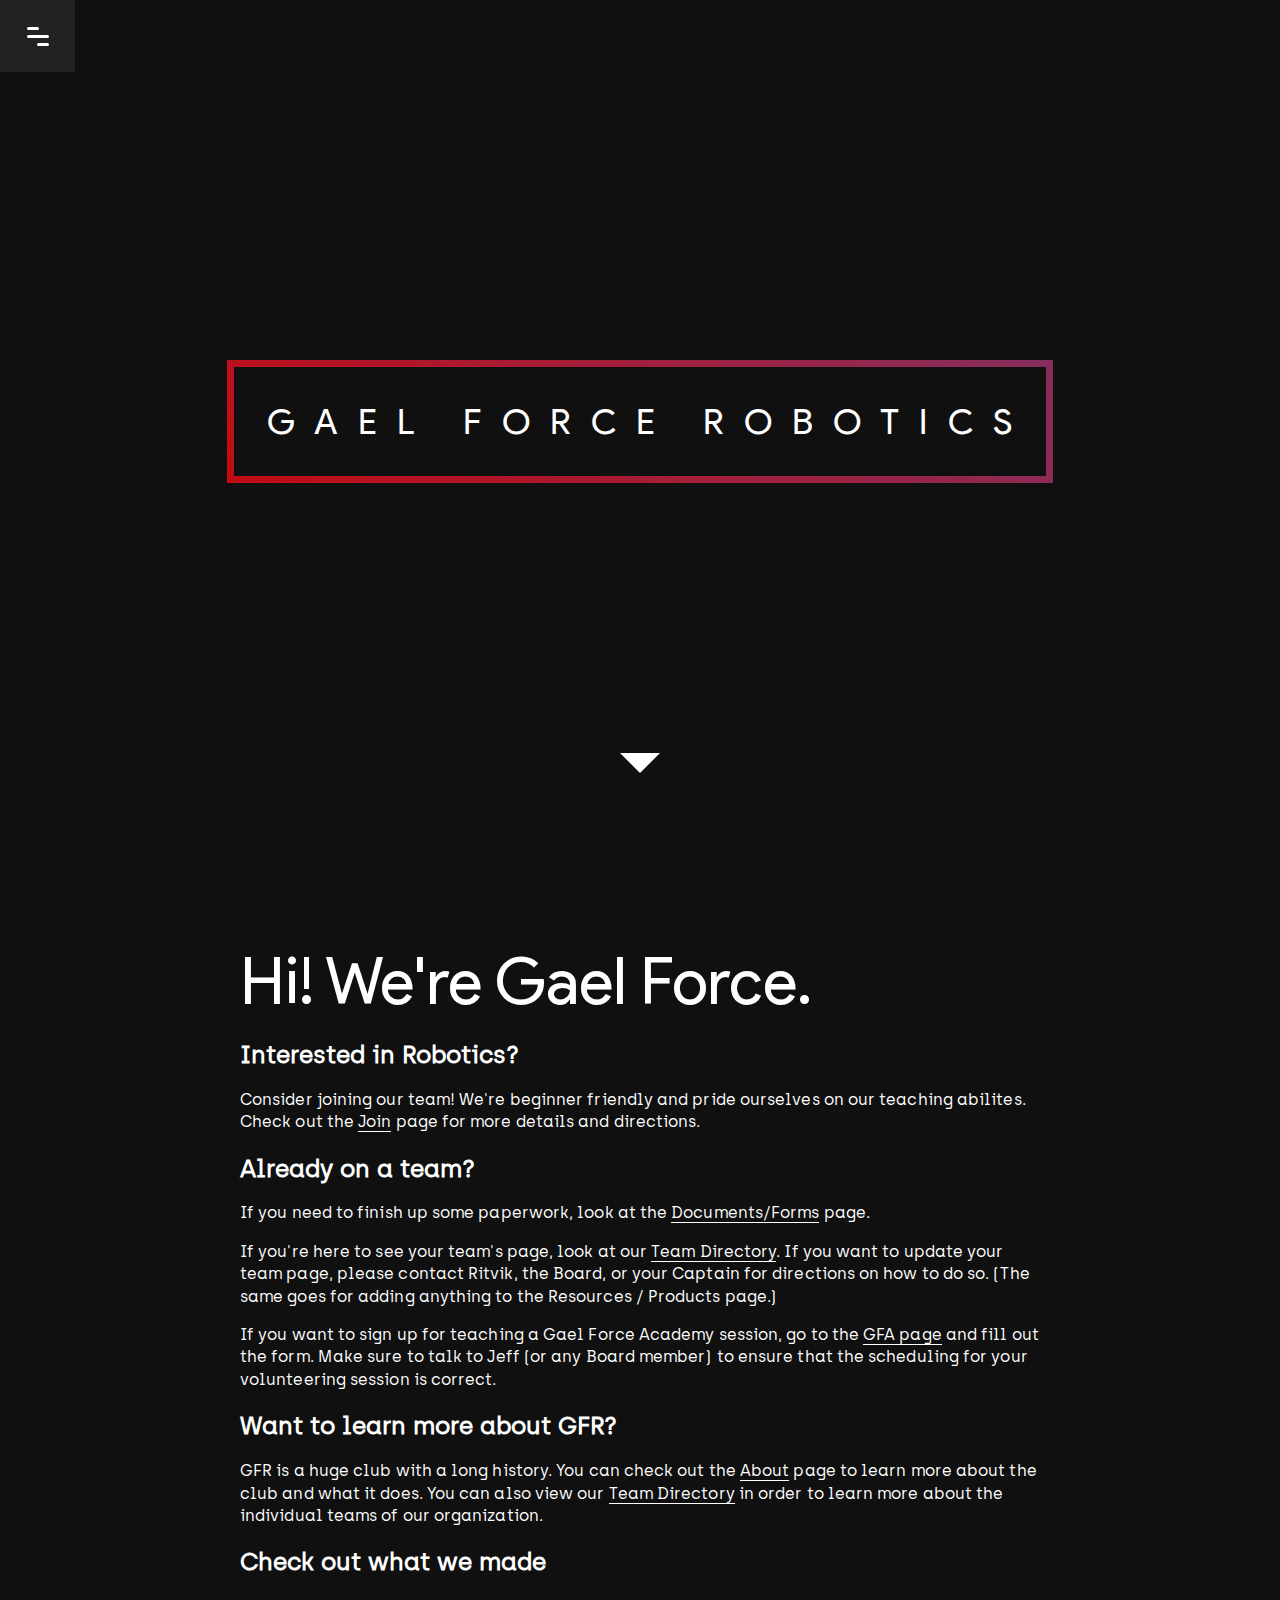
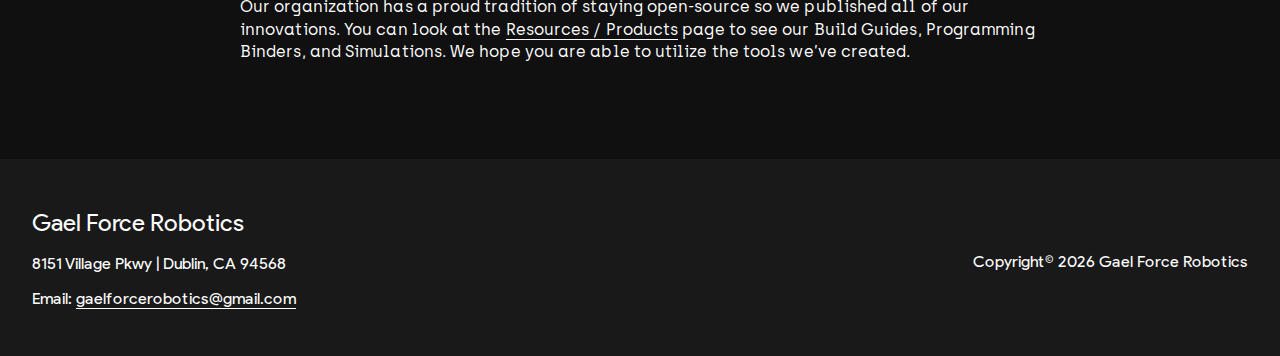
<file: index.html>
<!DOCTYPE html>
<html lang="en" dir="ltr">
    <head>
        <!-- Global site tag (gtag.js) - Google Analytics -->
        <script async src="https://www.googletagmanager.com/gtag/js?id=UA-126211436-1"></script>
        <script>
          window.dataLayer = window.dataLayer || [];
          function gtag(){dataLayer.push(arguments);}
          gtag('js', new Date());

          gtag('config', 'UA-126211436-1');
        </script>

        <meta charset="utf-8">
        <meta name="viewport" content="width=device-width, initial-scale=1">
        <title>Gael Force Robotics</title>
        <link rel="stylesheet" href="./css/main.css">
        <link rel="stylesheet" href="./css/fonts.css">
        <link href="https://fonts.googleapis.com/css?family=Montserrat:100,200,300,400,500,600,700" rel="stylesheet">
        <link rel="stylesheet" href="https://cdnjs.cloudflare.com/ajax/libs/animate.css/3.5.2/animate.min.css" integrity="sha384-OHBBOqpYHNsIqQy8hL1U+8OXf9hH6QRxi0+EODezv82DfnZoV7qoHAZDwMwEJvSw" crossorigin="anonymous">
        <link rel="stylesheet" href="https://use.fontawesome.com/releases/v5.2.0/css/all.css" integrity="sha384-hWVjflwFxL6sNzntih27bfxkr27PmbbK/iSvJ+a4+0owXq79v+lsFkW54bOGbiDQ" crossorigin="anonymous">
        <link rel="stylesheet" href="./css/bootstrap-grid.min.css">
    </head>
    <body class="site">
        <nav>
            <div class="overlay">
                <button onClick="toggleNav()" class="navbutton">
                    <ul class="navicon">
                        <li class="line"></li>
                        <li class="line"></li>
                        <li class="line"></li>
                    </ul>
                </button>
                <div class="linkbox">
                    <div class="linkwrapper">
                        <ul class="links">
                            <li class="navlink">
                                <a href="./join.html" class="link" onclick="toggleNav()">Join</a>
                            </li>
                            <li class="navlink">
                                <a href="./about.html" class="link" onclick="toggleNav()">About Us</a>
                            </li>
                            
                            <li class="navlink">
                                <a href="#" class="link" onclick="toggleTeamNav()">Teams</a>
                            </li>
                            <li class="navlink">
                                <a href="./blog.html" class="link" onclick="toggleNav()">Blog</a>
                            </li>
                            <li class="navlink">
                                <a href="./products.html" class="link" onclick="toggleNav()">Resources / Products</a>
                            </li>
                            <li class="navlink">
                                <a href="./document.html" class="link" onclick="toggleNav()">Documents / Forms</a>
                            </li>
                            <li class="navlink">
                                <a href="./contact.html" class="link" onclick="toggleNav()">Contact Us</a>
                            </li>
                        </ul>
                    </div>
                </div>
            </div>
        </nav>
        <div class="teamoverlay">
            <button onClick="toggleTeamNav()" class="teambackbutton">
                <ul class="arrowicon">
                    <li class="arrowline"></li>
                    <li class="arrowline"></li>
                    <li class="arrowline"></li>
                </ul>
            </button>
            <div class="teambox">
                <div class="letterwrapper">
                    <h1 class="teamtitle">Team<span class="nospace">s</span></h1>
                    <div class="teamletters"> <!-- A B E C V Z -->
                        <a href="./teams/a.html" class="teamletter" onClick="toggleTeamNav()">A</a>
                        <a href="./teams/b.html" class="teamletter" onClick="toggleTeamNav()">B</a>
                        <a href="./teams/c.html" class="teamletter" onClick="toggleTeamNav()">C</a>
                        <a href="./teams/e.html" class="teamletter" onClick="toggleTeamNav()">E</a>
                        <a href="./teams/v.html" class="teamletter" onClick="toggleTeamNav()">V</a>
                        <a href="./teams/z.html" class="teamletter" onClick="toggleTeamNav()">Z</a>
                        <a href="./teams/gfa.html" class="teamletter" onClick="toggleTeamNav()">GFA</a>
                    </div>
                </div>
            </div>
        </div>
        <div class="splash sectionheader content" id="supercoolgfrlogo">
            <div class="titlebox in">
                <h1 class="gaelforce althide">Gael Force Robotic<span class="nospace">s</span></h1>
                
                <h1 class="gaelforce altshow">GF<span class="nospace">R</span></h1>
            </div>

			
        </div>
		<div class="sectionheader content">
			<div class="down-arrow"></div>
		</div>
		<div class="sectionheader content">
			<div class="flexwrapper">
				<h1 class="pagetitle">Hi! We're Gael Force.</h1>
				
				<h2 class="bodytitle">Interested in Robotics?</h2>
				<p class="paragraph">
					Consider joining our team! We're beginner friendly and pride ourselves on our teaching abilites. 
					Check out the  <a class="generallink" href="./join.html">Join</a> page for more details and directions.
				</p>

				<h2 class="bodytitle">Already on a team?</h2>
				<p class="paragraph">
					If you need to finish up some paperwork, look at the 
					<a href="./document.html" class="generallink" onclick="toggleNav()">Documents/Forms</a>
                    page. </p>
                <p class="paragraph">
                    If you're here to see your team's page, look at our 
                    <a href="#" class="link generallink" onclick="toggleTeamNav()">Team Directory</a>.
                    If you want to update your team page, please contact Ritvik, the Board, or your Captain for directions on how to do so. (The same goes for adding anything to the Resources / Products page.)
                </p>
                <p class="paragraph">
                    If you want to sign up for teaching a Gael Force Academy session, go to the <a href="teams/gfa.html" class="generallink">GFA page</a> and fill out the form. Make sure to talk to Jeff (or any Board member) to ensure that the scheduling for your volunteering session is correct.
                </p>

                <h2 class="bodytitle">Want to learn more about GFR?</h2>
                <p class="paragraph">
                    GFR is a huge club with a long history. You can check out the <a href="about.html" class="generallink">About</a> page to learn more about the club and what it does. You can also view our <a href="#" class="link generallink" onclick="toggleTeamNav()">Team Directory</a> in order to learn more about the individual teams of our organization. 
                </p>

                <h2 class="bodytitle">Check out what we made</h2>
                <p class="paragraph">
                    Our organization has a proud tradition of staying open-source so we published all of our innovations. You can look at the <a href="products.html" class="generallink">Resources / Products</a> page to see our Build Guides, Programming Binders, and Simulations. We hope you are able to utilize the tools we’ve created. 
                </p>
                
			</div>
		</div>
        <footer class="row">
            <div class="col-lg-6 col-xs-12">
                <h2 class="footertext">Gael Force Robotics</h2>
                <p class="footertext">8151 Village Pkwy | Dublin, CA 94568</p>
                <p class="footertext">
                    Email: <a class="footertext mail" href="mailto:gaelforcerobotics@gmail.com">gaelforcerobotics@gmail.com</a>
                </p>
            </div>
            <div class="col-lg-6 col-xs-12">
                <div class="social">
                    <a href="https://www.facebook.com/GFR5327/" target="_blank" class="socialicons">
                        <i class="fab fa-facebook-f"></i>
                    </a>
                    <a href="https://twitter.com/gaelforcerobots" target="_blank" class="socialicons">
                        <i class="fab fa-twitter"></i>
                    </a>
                    <a href="https://www.youtube.com/user/GaelForceRobotics" target="_blank" class="socialicons">
                        <i class="fab fa-youtube"></i>
                    </a>
                    <a href="https://www.instagram.com/gaelforcerobotics" target="_blank" class="socialicons">
                        <i class="fab fa-instagram"></i>
                    </a>
                </div>
                <p class="copyright">Copyright&copy; <span id="currentYear"></span> Gael Force Robotics</p>
            </div>
        </footer>
        <script src="https://code.jquery.com/jquery-3.3.1.slim.min.js" integrity="sha384-q8i/X+965DzO0rT7abK41JStQIAqVgRVzpbzo5smXKp4YfRvH+8abtTE1Pi6jizo" crossorigin="anonymous"></script>
        <script src="./js/index.js" charset="utf-8"></script>
        <script>
            $(window).scroll(function() {
                if ($(window).scrollTop() > 100) {
                    $('.down-arrow').css('opacity', 0);
                } else {
                    $('.down-arrow').css('opacity', 1);
                }
            });
        </script>
    </body>
</html>
</file>
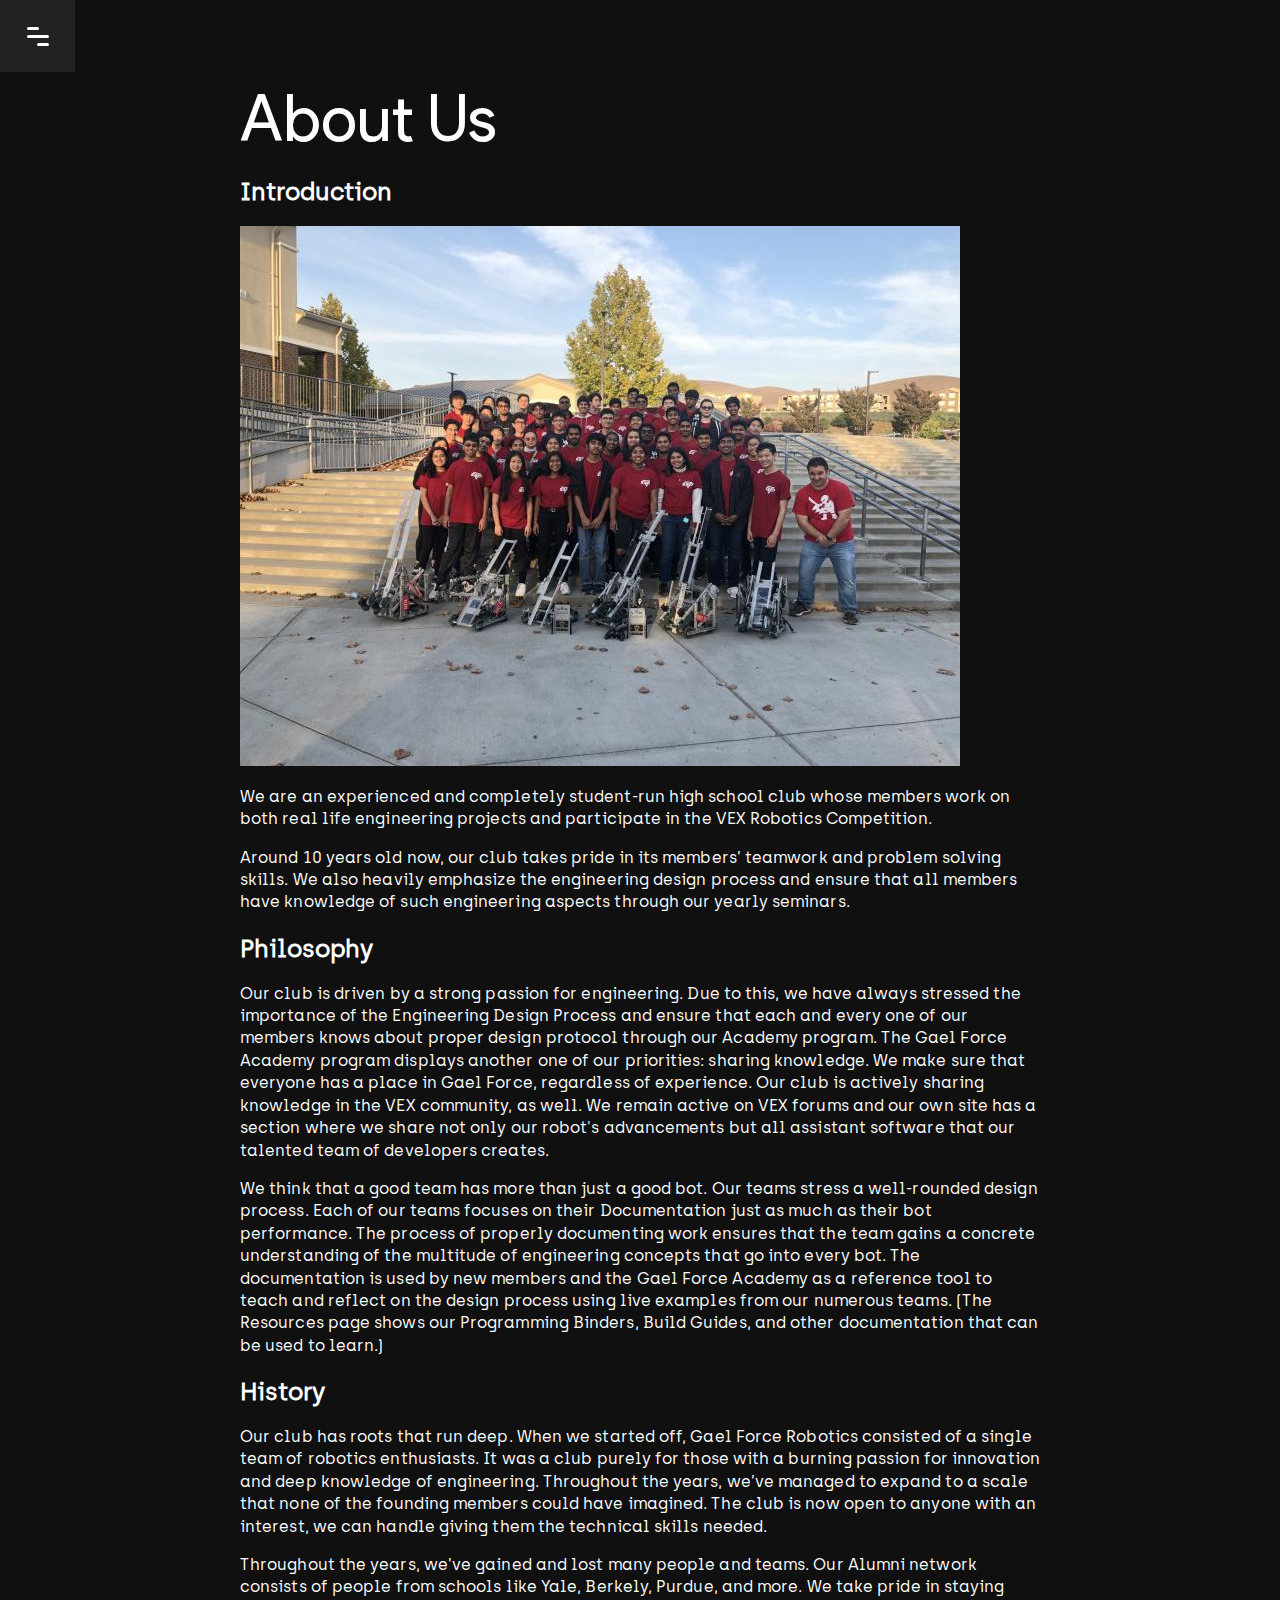
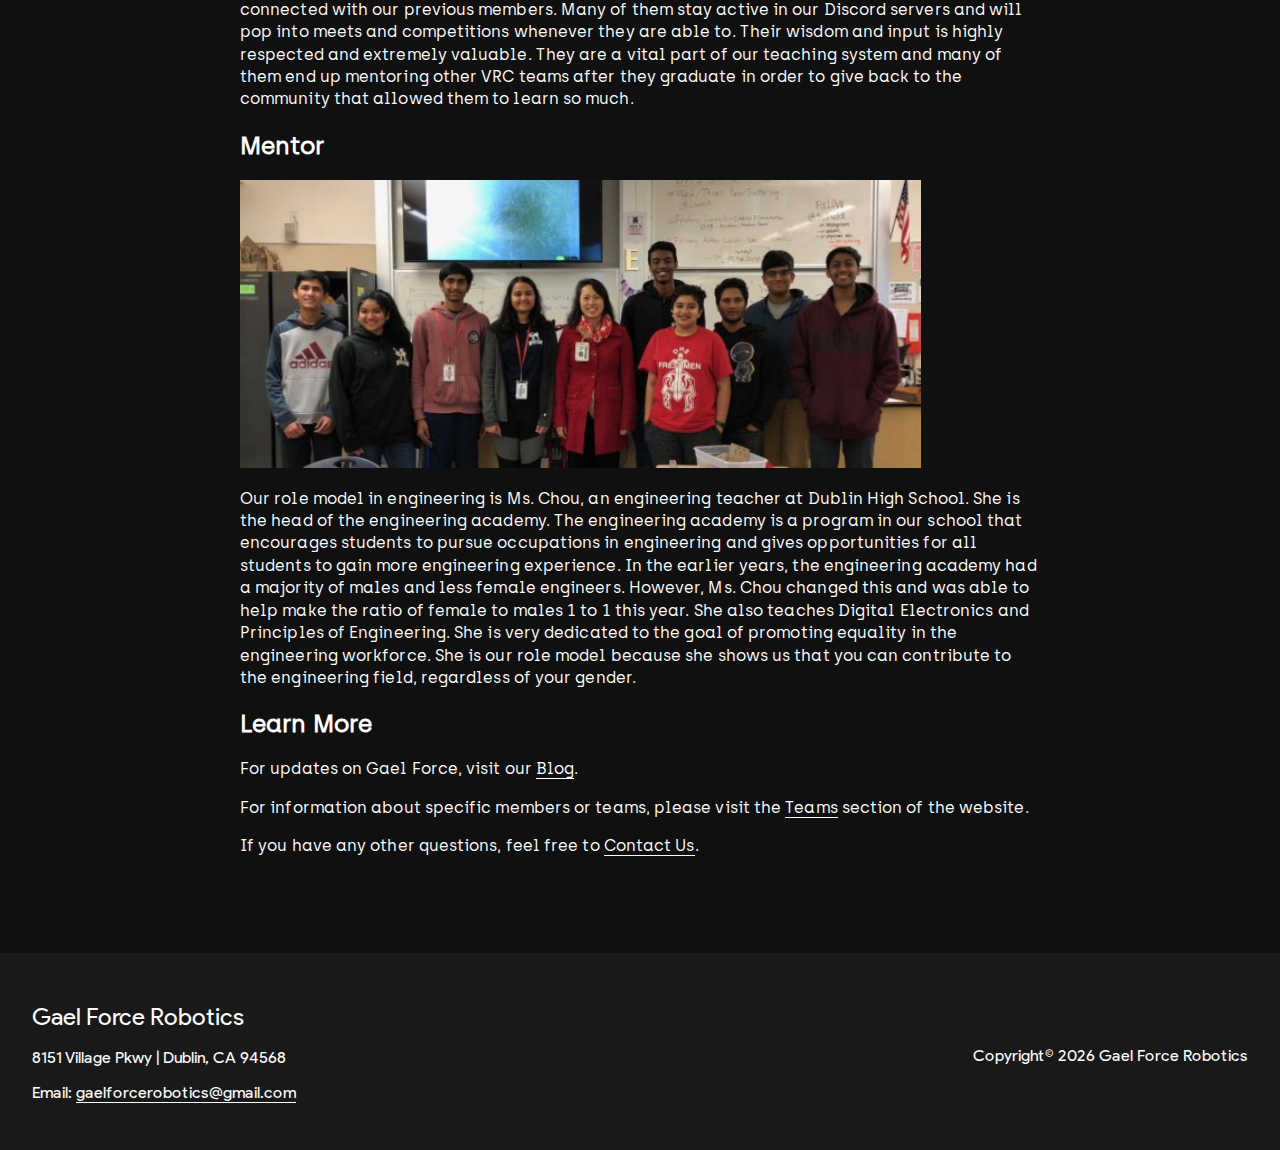
<file: about.html>
<!DOCTYPE html>
<html lang="en" dir="ltr">
    <head>
        <meta charset="utf-8">
        <meta name="viewport" content="width=device-width, initial-scale=1">
        <title>Gael Force Robotics</title>
        <link rel="stylesheet" href="./css/main.css">
        <link rel="stylesheet" href="./css/fonts.css">
        <link href="https://fonts.googleapis.com/css?family=Montserrat:100,200,300,400,500,600,700" rel="stylesheet">
        <link rel="stylesheet" href="https://cdnjs.cloudflare.com/ajax/libs/animate.css/3.5.2/animate.min.css" integrity="sha384-OHBBOqpYHNsIqQy8hL1U+8OXf9hH6QRxi0+EODezv82DfnZoV7qoHAZDwMwEJvSw" crossorigin="anonymous">
        <link rel="stylesheet" href="https://use.fontawesome.com/releases/v5.2.0/css/all.css" integrity="sha384-hWVjflwFxL6sNzntih27bfxkr27PmbbK/iSvJ+a4+0owXq79v+lsFkW54bOGbiDQ" crossorigin="anonymous">
        <link rel="stylesheet" href="./css/bootstrap-grid.min.css">
    </head>
    <body class="site">
        <nav>
            <div class="overlay">
                <button onClick="toggleNav()" class="navbutton">
                    <ul class="navicon">
                        <li class="line"></li>
                        <li class="line"></li>
                        <li class="line"></li>
                    </ul>
                </button>
                <div class="linkbox">
                    <div class="linkwrapper">
                        <ul class="links">
                            <li class="navlink">
                                <a href="./index.html" class="link" onclick="toggleNav()">Home</a>
                            </li>
                            <li class="navlink">
                                <a href="./join.html" class="link" onclick="toggleNav()">Join</a>
                            </li>
                            <li class="navlink">
                                <a href="#" class="link" onclick="toggleTeamNav()">Teams</a>
                            </li>
                            <li class="navlink">
                                <a href="./blog.html" class="link" onclick="toggleNav()">Blog</a>
                            </li>
                            <li class="navlink">
                                <a href="./products.html" class="link" onclick="toggleNav()">Resources / Products</a>
                            </li>
                            <li class="navlink">
                                <a href="./document.html" class="link" onclick="toggleNav()">Documents / Forms</a>
                            </li>
                            <li class="navlink">
                                <a href="./contact.html" class="link" onclick="toggleNav()">Contact Us</a>
                            </li>
                        </ul>
                    </div>
                </div>
            </div>
        </nav>
        <div class="teamoverlay">
            <button onClick="toggleTeamNav()" class="teambackbutton">
                <ul class="arrowicon">
                    <li class="arrowline"></li>
                    <li class="arrowline"></li>
                    <li class="arrowline"></li>
                </ul>
            </button>
            <div class="teambox">
                <div class="letterwrapper">
                    <h1 class="teamtitle">Team<span class="nospace">s</span></h1>
                    <div class="teamletters"> <!-- A B E C V Z -->
                        <a href="./teams/a.html" class="teamletter" onClick="toggleTeamNav()">A</a>
                        <a href="./teams/b.html" class="teamletter" onClick="toggleTeamNav()">B</a>
                        <a href="./teams/c.html" class="teamletter" onClick="toggleTeamNav()">C</a>
                        <a href="./teams/e.html" class="teamletter" onClick="toggleTeamNav()">E</a>
                        <a href="./teams/v.html" class="teamletter" onClick="toggleTeamNav()">V</a>
                        <a href="./teams/z.html" class="teamletter" onClick="toggleTeamNav()">Z</a>
                        <a href="./teams/gfa.html" class="teamletter" onClick="toggleTeamNav()">GFA</a>
                    </div>
                </div>
            </div>
        </div>
        <div class="sectionheader content">
            <div class="flexwrapper">
                <h1 class="pagetitle">About Us</h1>
                
                <h2 class="bodytitle">Introduction</h2>
                <img src = "static/images/gfr-whole.jpg">
                <p class="paragraph">
                    We are an experienced and completely student-run high school club whose members work on both real life engineering projects and participate in the VEX Robotics Competition.
                </p>
                <p class="paragraph">
                    Around 10 years old now, our club takes pride in its members’ teamwork and problem solving skills. We also heavily emphasize the engineering design process and ensure that all members have knowledge of such engineering aspects through our yearly seminars.
                </p>

                <h2 class="bodytitle">Philosophy</h2>
                <p class="paragraph">Our club is driven by a strong passion for engineering. Due to this, we have always stressed the importance of the Engineering Design Process and ensure that each and every one of our members knows about proper design protocol through our Academy program. The Gael Force Academy program displays another one of our priorities: sharing knowledge. We make sure that everyone has a place in Gael Force, regardless of experience. Our club is actively sharing knowledge in the VEX community, as well. We remain active on VEX forums and our own site has a section where we share not only our robot's advancements but all assistant software that our talented team of developers creates.</p>
                <p class="paragraph">We think that a good team has more than just a good bot. Our teams stress a well-rounded design process. Each of our teams focuses on their Documentation just as much as their bot performance. The process of properly documenting work ensures that the team gains a concrete understanding of the multitude of engineering concepts that go into every bot. The documentation is used by new members and the Gael Force Academy as a reference tool to teach and reflect on the design process using live examples from our numerous teams. (The Resources page shows our Programming Binders, Build Guides, and other documentation that can be used to learn.)
                </p>

                <h2 class="bodytitle">History</h2>
                <p class="paragraph">Our club has roots that run deep. When we started off, Gael Force Robotics consisted of a single team of robotics enthusiasts. It was a club purely for those with a burning passion for innovation and deep knowledge of engineering. Throughout the years, we’ve managed to expand to a scale that none of the founding members could have imagined. The club is now open to anyone with an interest, we can handle giving them the technical skills needed. 
                </p>
                <p class="paragraph">Throughout the years, we’ve gained and lost many people and teams. Our Alumni network consists of people from schools like Yale, Berkely, Purdue, and more. We take pride in staying connected with our previous members. Many of them stay active in our Discord servers and will pop into meets and competitions whenever they are able to. Their wisdom and input is highly respected and extremely valuable. They are a vital part of our teaching system and many of them end up mentoring other VRC teams after they graduate in order to give back to the community that allowed them to learn so much. 
                </p>

                <h2 class="bodytitle">Mentor</h2>
                <img src="static/images/chou.jpg">
                <p class="paragraph">
                    Our role model in engineering is Ms. Chou, an engineering
teacher at Dublin High School. She is the head of the
engineering academy. The engineering academy is a
program in our school that encourages students to pursue
occupations in engineering and gives opportunities for all
students to gain more engineering experience. In the
earlier years, the engineering academy had a majority of
males and less female engineers. However, Ms. Chou
changed this and was able to help make the ratio of female
to males 1 to 1 this year. She also teaches Digital Electronics
and Principles of Engineering. She is very dedicated to the
goal of promoting equality in the engineering workforce.
She is our role model because she shows us that you can
contribute to the engineering field, regardless of your
gender.
                </p>

                <h2 class="bodytitle">Learn More</h2>
                <p class="paragraph">
                    For updates on Gael Force, visit our <a href="./blog.html" class="generallink">Blog</a>.
                </p>
                <p class="paragraph">
                    For information about specific members or teams, please visit the <a href="#" class="link generallink" onclick="toggleTeamNav()">Teams</a> section of the website.
                </p>
                <p class="paragraph">
                    If you have any other questions, feel free to <a href="./contact.html" class="generallink">Contact Us</a>.
                </p>
            </div>
        </div>
        <footer class="row">
            <div class="col-lg-6 col-xs-12">
                <h2 class="footertext">Gael Force Robotics</h2>
                <p class="footertext">8151 Village Pkwy | Dublin, CA 94568</p>
                <p class="footertext">
                    Email: <a class="footertext mail" href="mailto:gaelforcerobotics@gmail.com">gaelforcerobotics@gmail.com</a>
                </p>
            </div>
            <div class="col-lg-6 col-xs-12">
                <div class="social">
                    <a href="https://www.facebook.com/GFR5327/" target="_blank" class="socialicons">
                        <i class="fab fa-facebook-f"></i>
                    </a>
                    <a href="https://twitter.com/gaelforcerobots" target="_blank" class="socialicons">
                        <i class="fab fa-twitter"></i>
                    </a>
                    <a href="https://www.youtube.com/user/GaelForceRobotics" target="_blank" class="socialicons">
                        <i class="fab fa-youtube"></i>
                    </a>
                    <a href="https://www.instagram.com/gaelforcerobotics" target="_blank" class="socialicons">
                        <i class="fab fa-instagram"></i>
                    </a>
                </div>
                <p class="copyright">Copyright&copy; <span id="currentYear"></span> Gael Force Robotics</p>
            </div>
        </footer>
        <script src="https://code.jquery.com/jquery-3.3.1.slim.min.js" integrity="sha384-q8i/X+965DzO0rT7abK41JStQIAqVgRVzpbzo5smXKp4YfRvH+8abtTE1Pi6jizo" crossorigin="anonymous"></script>
        <script src="./js/index.js" charset="utf-8"></script>
    </body>
</html>
</file>
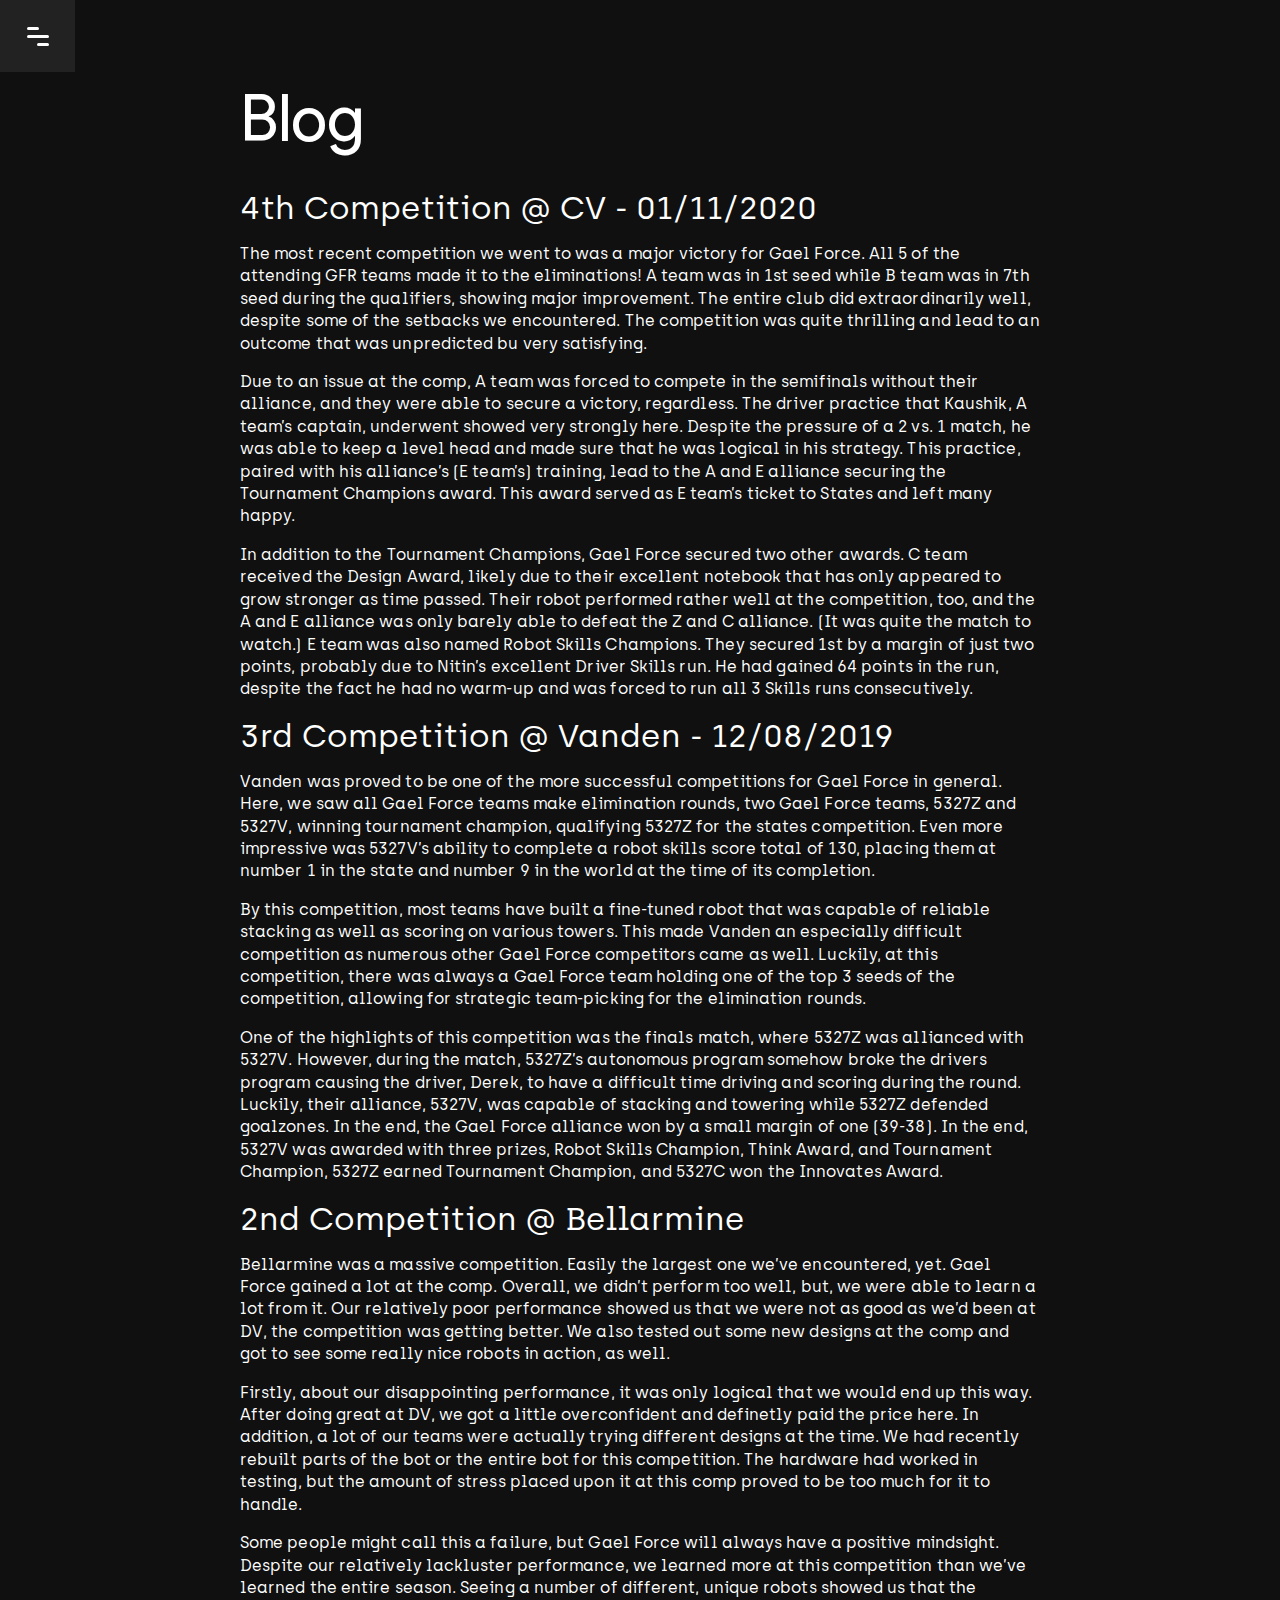
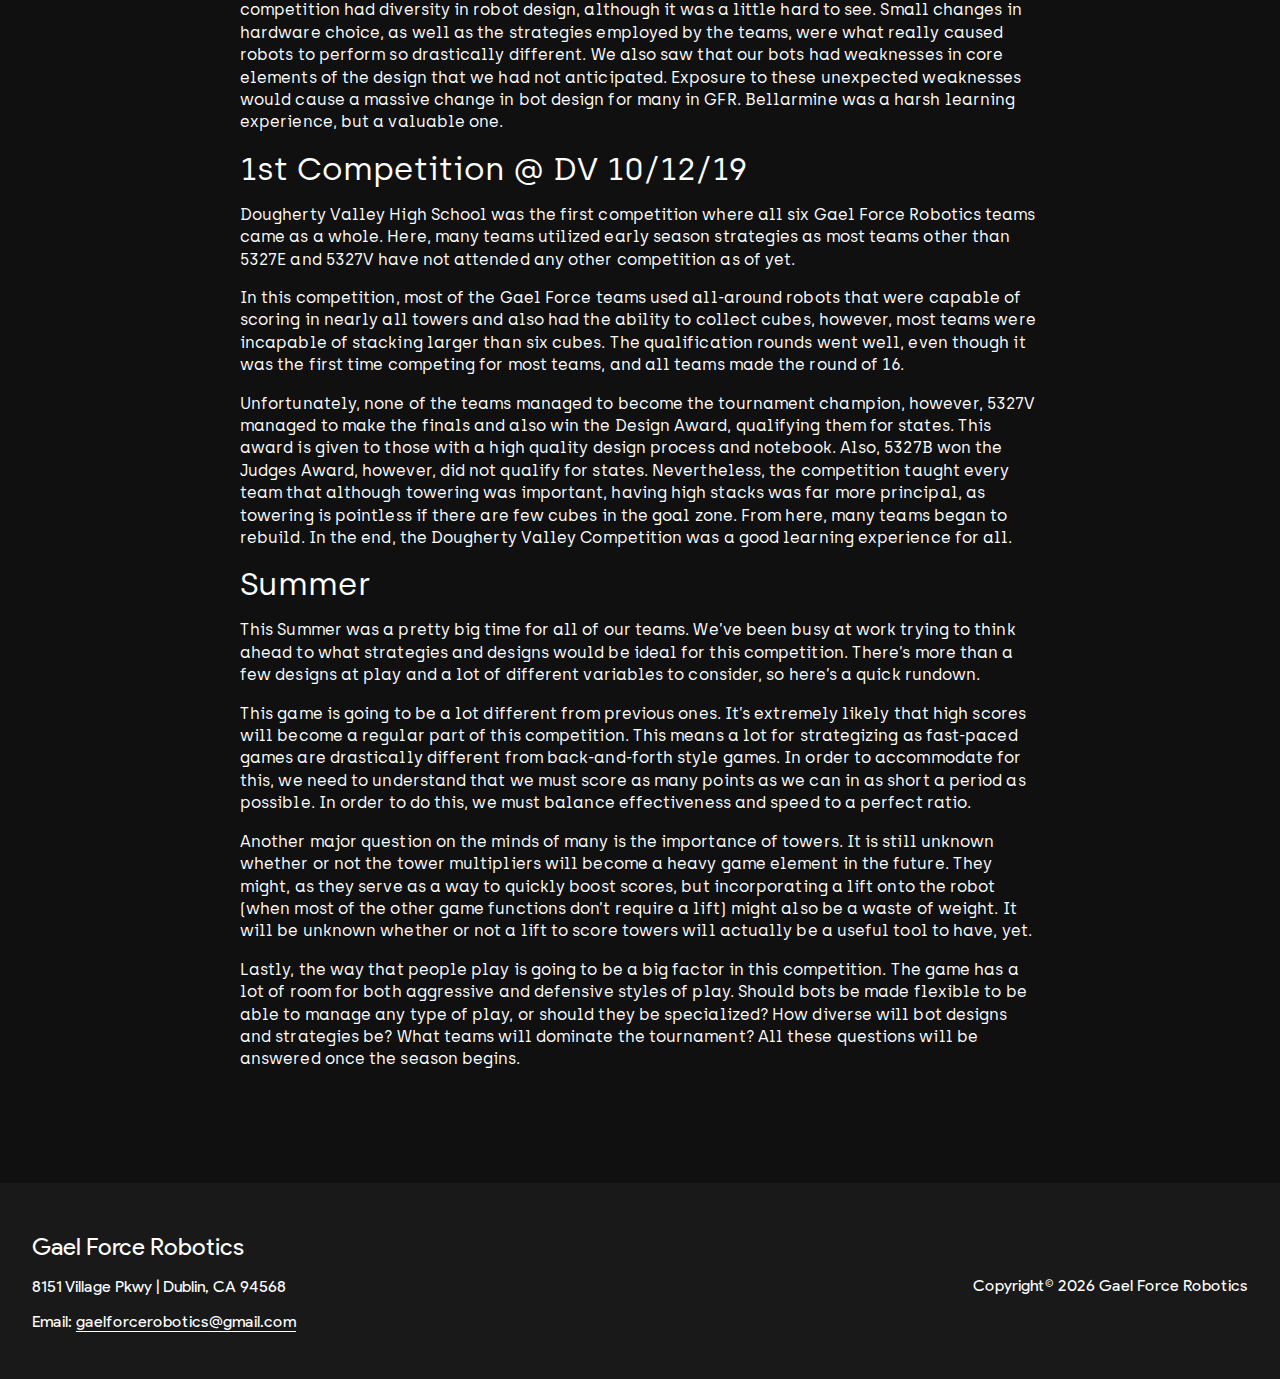
<file: blog.html>
<!DOCTYPE html>
<html lang="en" dir="ltr">
    <head>
        <!-- Global site tag (gtag.js) - Google Analytics -->
        <script async src="https://www.googletagmanager.com/gtag/js?id=UA-126211436-1"></script>
        <script>
          window.dataLayer = window.dataLayer || [];
          function gtag(){dataLayer.push(arguments);}
          gtag('js', new Date());

          gtag('config', 'UA-126211436-1');
        </script>

        <meta charset="utf-8">
        <meta name="viewport" content="width=device-width, initial-scale=1">
        <title>Gael Force Robotics</title>
        <link rel="stylesheet" href="./css/main.css">
        <link rel="stylesheet" href="./css/fonts.css">
        <link href="https://fonts.googleapis.com/css?family=Montserrat:100,200,300,400,500,600,700" rel="stylesheet">
        <link rel="stylesheet" href="https://cdnjs.cloudflare.com/ajax/libs/animate.css/3.5.2/animate.min.css" integrity="sha384-OHBBOqpYHNsIqQy8hL1U+8OXf9hH6QRxi0+EODezv82DfnZoV7qoHAZDwMwEJvSw" crossorigin="anonymous">
        <link rel="stylesheet" href="https://use.fontawesome.com/releases/v5.2.0/css/all.css" integrity="sha384-hWVjflwFxL6sNzntih27bfxkr27PmbbK/iSvJ+a4+0owXq79v+lsFkW54bOGbiDQ" crossorigin="anonymous">
        <link rel="stylesheet" href="./css/bootstrap-grid.min.css">
    </head>
    <body class="site">
        <nav>
            <div class="overlay">
                <button onClick="toggleNav()" class="navbutton">
                    <ul class="navicon">
                        <li class="line"></li>
                        <li class="line"></li>
                        <li class="line"></li>
                    </ul>
                </button>
                <div class="linkbox">
                    <div class="linkwrapper">
                        <ul class="links">
                            <li class="navlink">
                                <a href="./index.html" class="link" onclick="toggleNav()">Home</a>
                            </li>
                            <li class="navlink">
                                <a href="./join.html" class="link" onclick="toggleNav()">Join</a>
                            </li>
                            <li class="navlink">
                                <a href="./about.html" class="link" onclick="toggleNav()">About Us</a>
                            </li>
                            <li class="navlink">
                                <a href="#" class="link" onclick="toggleTeamNav()">Teams</a>
                            </li>
                            
                            <li class="navlink">
                                <a href="./products.html" class="link" onclick="toggleNav()">Resources / Products</a>
                            </li>
                            <li class="navlink">
                                <a href="./document.html" class="link" onclick="toggleNav()">Documents / Forms</a>
                            </li>
                            <li class="navlink">
                                <a href="./contact.html" class="link" onclick="toggleNav()">Contact Us</a>
                            </li>
                        </ul>
                    </div>
                </div>
            </div>
        </nav>
        <div class="teamoverlay">
            <button onClick="toggleTeamNav()" class="teambackbutton">
                <ul class="arrowicon">
                    <li class="arrowline"></li>
                    <li class="arrowline"></li>
                    <li class="arrowline"></li>
                </ul>
            </button>
            <div class="teambox">
                <div class="letterwrapper">
                    <h1 class="teamtitle">Team<span class="nospace">s</span></h1>
                    <div class="teamletters"> <!-- A B E C V Z -->
                        <a href="./teams/a.html" class="teamletter" onClick="toggleTeamNav()">A</a>
                        <a href="./teams/b.html" class="teamletter" onClick="toggleTeamNav()">B</a>
                        <a href="./teams/c.html" class="teamletter" onClick="toggleTeamNav()">C</a>
                        <a href="./teams/e.html" class="teamletter" onClick="toggleTeamNav()">E</a>
                        <a href="./teams/v.html" class="teamletter" onClick="toggleTeamNav()">V</a>
                        <a href="./teams/z.html" class="teamletter" onClick="toggleTeamNav()">Z</a>
                        <a href="./teams/gfa.html" class="teamletter" onClick="toggleTeamNav()">GFA</a>
                    </div>
                </div>
            </div>
        </div>
        <div class="teamoverlay">
            <button onClick="toggleTeamNav()" class="teambackbutton">
                <ul class="arrowicon">
                    <li class="arrowline"></li>
                    <li class="arrowline"></li>
                    <li class="arrowline"></li>
                </ul>
            </button>
            <div class="teambox">
                <div class="letterwrapper">
                    <h1 class="teamtitle">Team<span class="nospace">s</span></h1>
                    <div class="teamletters"> <!-- A B E C V Z -->
                        <a href="./teams/a.html" class="teamletter" onClick="toggleTeamNav()">A</a>
                        <a href="./teams/b.html" class="teamletter" onClick="toggleTeamNav()">B</a>
                        <a href="./teams/c.html" class="teamletter" onClick="toggleTeamNav()">C</a>
                        <a href="./teams/e.html" class="teamletter" onClick="toggleTeamNav()">E</a>
                        <a href="./teams/v.html" class="teamletter" onClick="toggleTeamNav()">V</a>
                        <a href="./teams/z.html" class="teamletter" onClick="toggleTeamNav()">Z</a>
                        <a href="./teams/gfa.html" class="teamletter" onClick="toggleTeamNav()">GFA</a>
                    </div>
                </div>
            </div>
        </div>
        
        <div class="sectionheader content">
          
          <div class="flexwrapper">
            
            <h1 class="pagetitle">Blog</h1>
            
            <div class="textbody">
              
                <h2 class="blogtitle">4th Competition @ CV - 01/11/2020</h2>
                  <p class="bodytext paragraph">
                    The most recent competition we went to was a major victory for Gael Force. All 5 of the attending GFR teams made it to the eliminations! A team was in 1st seed while B team was in 7th seed during the qualifiers, showing major improvement. The entire club did extraordinarily well, despite some of the setbacks we encountered. The competition was quite thrilling and lead to an outcome that was unpredicted bu very satisfying. 
                  </p>
                  <p class="bodytext paragraph">
                    Due to an issue at the comp, A team was forced to compete in the semifinals without their alliance, and they were able to secure a victory, regardless. The driver practice that Kaushik, A team’s captain, underwent showed very strongly here. Despite the pressure of a 2 vs. 1 match, he was able to keep a level head and made sure that he was logical in his strategy. This practice, paired with his alliance’s (E team’s) training, lead to the A and E alliance securing the Tournament Champions award. This award served as E team’s ticket to States and left many happy. 
                  </p>
                  <p class="bodytext paragraph">
                    In addition to the Tournament Champions, Gael Force secured two other awards. C team received the Design Award, likely due to their excellent notebook that has only appeared to grow stronger as time passed. Their robot performed rather well at the competition, too, and the A and E alliance was only barely able to defeat the Z and C alliance. (It was quite the match to watch.) E team was also named Robot Skills Champions. They secured 1st by a margin of just two points, probably due to Nitin’s excellent Driver Skills run. He had gained 64 points in the run, despite the fact he had no warm-up and was forced to run all 3 Skills runs consecutively. 
                  </p>

                  <h2 class="blogtitle">3rd Competition @ Vanden - 12/08/2019</h2>
                  <p class="bodytext paragraph">
                    Vanden was proved to be one of the more successful competitions for Gael Force in general. Here, we saw all Gael Force teams make elimination rounds, two Gael Force teams, 5327Z and 5327V, winning tournament champion, qualifying 5327Z for the states competition. Even more impressive was 5327V’s ability to complete a robot skills score total of 130, placing them at number 1 in the state and number 9 in the world at the time of its completion. 
                </p>
                  <p class="bodytext paragraph">
                    By this competition, most teams have built a fine-tuned robot that was capable of reliable stacking as well as scoring on various towers. This made Vanden an especially difficult competition as numerous other Gael Force competitors came as well. Luckily, at this competition, there was always a Gael Force team holding one of the top 3 seeds of the competition, allowing for strategic team-picking for the elimination rounds.
                </p>
                  <p class="bodytext paragraph">
                    One of the highlights of this competition was the finals match, where 5327Z was allianced with 5327V. However, during the match, 5327Z’s autonomous program somehow broke the drivers program causing the driver, Derek, to have a difficult time driving and scoring during the round. Luckily, their alliance, 5327V, was capable of stacking and towering while 5327Z defended goalzones. In the end, the Gael Force alliance won by a small margin of one (39-38). In the end, 5327V was awarded with three prizes, Robot Skills Champion, Think Award, and Tournament Champion, 5327Z earned Tournament Champion, and 5327C won the Innovates Award.
                </p>

                <h2 class="blogtitle">2nd Competition @ Bellarmine</h2>
                <p class="bodytext paragraph">
                    Bellarmine was a massive competition. Easily the largest one we’ve encountered, yet. Gael Force gained a lot at the comp. Overall, we didn’t perform too well, but, we were able to learn a lot from it. Our relatively poor performance showed us that we were not as good as we’d been at DV, the competition was getting better. We also tested out some new designs at the comp and got to see some really nice robots in action, as well. 
                </p>
                <p class="bodytext paragraph">
                    Firstly, about our disappointing performance, it was only logical that we would end up this way. After doing great at DV, we got a little overconfident and definetly paid the price here. In addition, a lot of our teams were actually trying different designs at the time. We had recently rebuilt parts of the bot or the entire bot for this competition. The hardware had worked in testing, but the amount of stress placed upon it at this comp proved to be too much for it to handle. 
                </p>
                <p class="bodytext paragraph">
                    Some people might call this a failure, but Gael Force will always have a positive mindsight. Despite our relatively lackluster performance, we learned more at this competition than we’ve learned the entire season. Seeing a number of different, unique robots showed us that the competition had diversity in robot design, although it was a little hard to see. Small changes in hardware choice, as well as the strategies employed by the teams, were what really caused robots to perform so drastically different. We also saw that our bots had weaknesses in core elements of the design that we had not anticipated. Exposure to these unexpected weaknesses would cause a massive change in bot design for many in GFR. Bellarmine was a harsh learning experience, but a valuable one. 
                </p>

                <h2 class="blogtitle">1st Competition @ DV 10/12/19</h2>
                <p class="bodytext paragraph">
                    Dougherty Valley High School was the first competition where all six Gael Force Robotics teams came as a whole. Here, many teams utilized early season strategies as most teams other than 5327E and 5327V have not attended any other competition as of yet. 
                </p>
                <p class="bodytext paragraph">
                    In this competition, most of the Gael Force teams used all-around robots that were capable of scoring in nearly all towers and also had the ability to collect cubes, however, most teams were incapable of stacking larger than six cubes. The qualification rounds went well, even though it was the first time competing for most teams, and all teams made the round of 16.
                </p>
                <p class="bodytext paragraph">
                    Unfortunately, none of the teams managed to become the tournament champion, however, 5327V managed to make the finals and also win the Design Award, qualifying them for states. This award is given to those with a high quality design process and notebook. Also, 5327B won the Judges Award, however, did not qualify for states. Nevertheless, the competition taught every team that although towering was important, having high stacks was far more principal, as towering is pointless if there are few cubes in the goal zone. From here, many teams began to rebuild. In the end, the Dougherty Valley Competition was a good learning experience for all.
                </p>

                <h2 class="blogtitle">Summer</h2>
                <p class="bodytext paragraph">
                    This Summer was a pretty big time for all of our teams. We’ve been busy at work trying to think ahead to what strategies and designs would be ideal for this competition. There’s more than a few designs at play and a lot of different variables to consider, so here’s a quick rundown. 
                </p>
                <p class="bodytext paragraph">
                    This game is going to be a lot different from previous ones. It’s extremely likely that high scores will become a regular part of this competition. This means a lot for strategizing as fast-paced games are drastically different from back-and-forth style games. In order to accommodate for this, we need to understand that we must score as many points as we can in as short a period as possible. In order to do this, we must balance effectiveness and speed to a perfect ratio. 
                </p>
                <p class="bodytext paragraph">
                    Another major question on the minds of many is the importance of towers. It is still unknown whether or not the tower multipliers will become a heavy game element in the future. They might, as they serve as a way to quickly boost scores, but incorporating a lift onto the robot (when most of the other game functions don’t require a lift) might also be a waste of weight. It will be unknown whether or not a lift to score towers will actually be a useful tool to have, yet. 
                </p>

                  <p class="bodytext paragraph">
                    Lastly, the way that people play is going to be a big factor in this competition. The game has a lot of room for both aggressive and defensive styles of play. Should bots be made flexible to be able to manage any type of play, or should they be specialized? How diverse will bot designs and strategies be? What teams will dominate the tournament? All these questions will be answered once the season begins. 
                </p>

                
                
            </div>
          </div>
        </div>
        
        <footer class="row">
            <div class="col-lg-6 col-xs-12">
                <h2 class="footertext">Gael Force Robotics</h2>
                <p class="footertext">8151 Village Pkwy | Dublin, CA 94568</p>
                <p class="footertext">
                    Email: <a class="footertext mail" href="mailto:gaelforcerobotics@gmail.com">gaelforcerobotics@gmail.com</a>
                </p>
            </div>
            <div class="col-lg-6 col-xs-12">
                <div class="social">
                    <a href="https://www.facebook.com/GFR5327/" target="_blank" class="socialicons">
                        <i class="fab fa-facebook-f"></i>
                    </a>
                    <a href="https://twitter.com/gaelforcerobots" target="_blank" class="socialicons">
                        <i class="fab fa-twitter"></i>
                    </a>
                    <a href="https://www.youtube.com/user/GaelForceRobotics" target="_blank" class="socialicons">
                        <i class="fab fa-youtube"></i>
                    </a>
                    <a href="https://www.instagram.com/gaelforcerobotics" target="_blank" class="socialicons">
                        <i class="fab fa-instagram"></i>
                    </a>
                </div>
                <p class="copyright">Copyright&copy; <span id="currentYear"></span> Gael Force Robotics</p>
            </div>
        </footer>
        <script src="https://code.jquery.com/jquery-3.3.1.slim.min.js" integrity="sha384-q8i/X+965DzO0rT7abK41JStQIAqVgRVzpbzo5smXKp4YfRvH+8abtTE1Pi6jizo" crossorigin="anonymous"></script>
        <script src="./js/index.js" charset="utf-8"></script>
    </body>
</html>
</file>
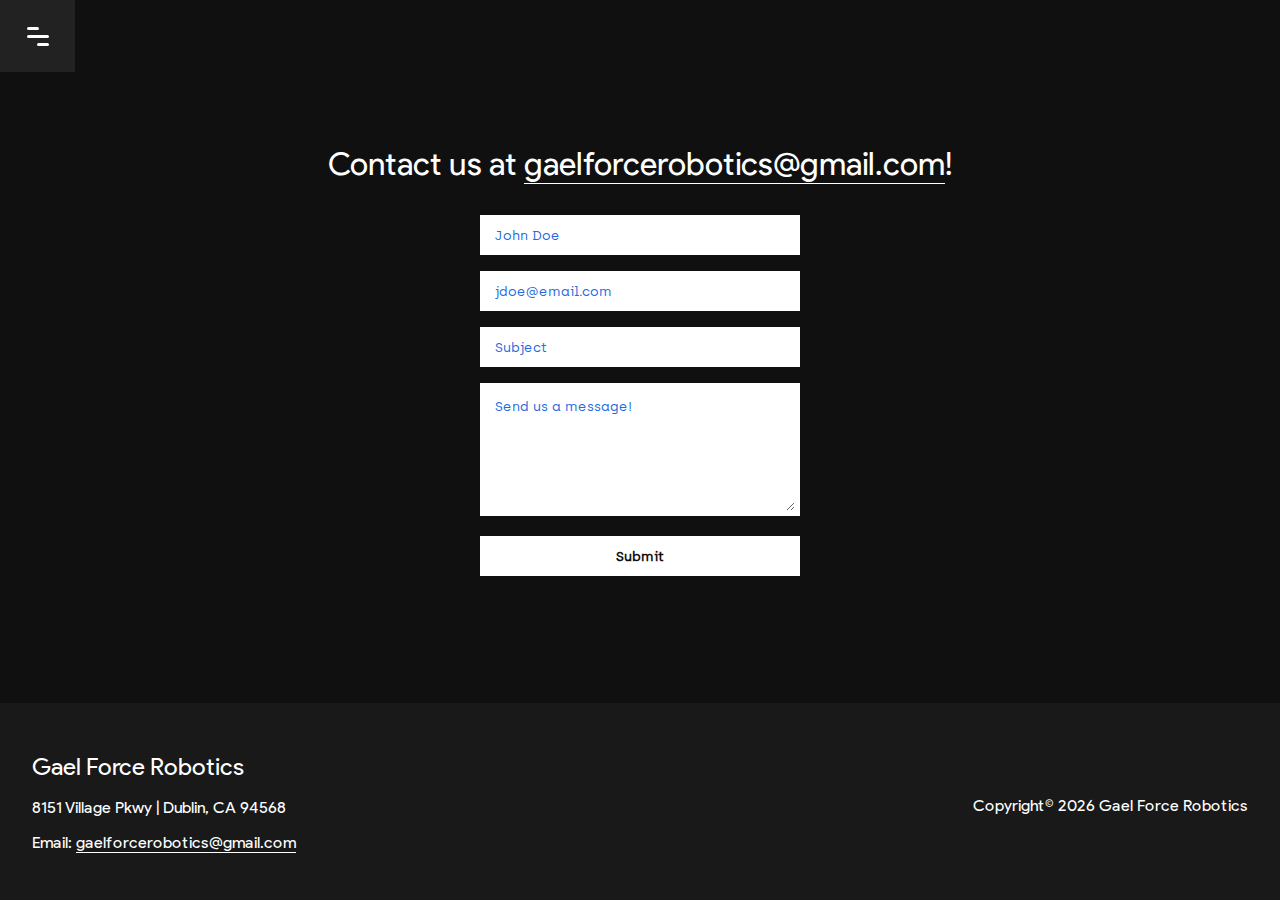
<file: contact.html>
<!DOCTYPE html>
<html lang="en" dir="ltr">
    <head>
        <meta charset="utf-8">
        <meta name="viewport" content="width=device-width, initial-scale=1">
        <title>Gael Force Robotics</title>
        <link rel="stylesheet" href="./css/main.css">
        <link rel="stylesheet" href="./css/fonts.css">
        <link href="https://fonts.googleapis.com/css?family=Montserrat:100,200,300,400,500,600,700" rel="stylesheet">
        <link rel="stylesheet" href="https://cdnjs.cloudflare.com/ajax/libs/animate.css/3.5.2/animate.min.css" integrity="sha384-OHBBOqpYHNsIqQy8hL1U+8OXf9hH6QRxi0+EODezv82DfnZoV7qoHAZDwMwEJvSw" crossorigin="anonymous">
        <link rel="stylesheet" href="https://use.fontawesome.com/releases/v5.2.0/css/all.css" integrity="sha384-hWVjflwFxL6sNzntih27bfxkr27PmbbK/iSvJ+a4+0owXq79v+lsFkW54bOGbiDQ" crossorigin="anonymous">
        <link rel="stylesheet" href="./css/bootstrap-grid.min.css">
    </head>
    <body class="site">
        <nav>
            <div class="overlay">
                <button onClick="toggleNav()" class="navbutton">
                    <ul class="navicon">
                        <li class="line"></li>
                        <li class="line"></li>
                        <li class="line"></li>
                    </ul>
                </button>
                <div class="linkbox">
                    <div class="linkwrapper">
                        <ul class="links">
                            <li class="navlink">
                                <a href="./index.html" class="link" onclick="toggleNav()">Home</a>
                            </li>
                            <li class="navlink">
                                <a href="./join.html" class="link" onclick="toggleNav()">Join</a>
                            </li>
                            <li class="navlink">
                                <a href="./about.html" class="link" onclick="toggleNav()">About Us</a>
                            </li>
                            <li class="navlink">
                                <a href="#" class="link" onclick="toggleTeamNav()">Teams</a>
                            </li>
                            <li class="navlink">
                                <a href="./blog.html" class="link" onclick="toggleNav()">Blog</a>
                            </li>
                            <li class="navlink">
                                <a href="./products.html" class="link" onclick="toggleNav()">Resources / Products</a>
                            </li>
                            <li class="navlink">
                                <a href="./document.html" class="link" onclick="toggleNav()">Documents / Forms</a>
                            </li>
                            
                        </ul>
                    </div>
                </div>
            </div>
        </nav>
        <div class="teamoverlay">
            <button onClick="toggleTeamNav()" class="teambackbutton">
                <ul class="arrowicon">
                    <li class="arrowline"></li>
                    <li class="arrowline"></li>
                    <li class="arrowline"></li>
                </ul>
            </button>
            <div class="teambox">
                <div class="letterwrapper">
                    <h1 class="teamtitle">Team<span class="nospace">s</span></h1>
                    <div class="teamletters"> <!-- A B E C V Z -->
                        <a href="./teams/a.html" class="teamletter" onClick="toggleTeamNav()">A</a>
                        <a href="./teams/b.html" class="teamletter" onClick="toggleTeamNav()">B</a>
                        <a href="./teams/c.html" class="teamletter" onClick="toggleTeamNav()">C</a>
                        <a href="./teams/e.html" class="teamletter" onClick="toggleTeamNav()">E</a>
                        <a href="./teams/v.html" class="teamletter" onClick="toggleTeamNav()">V</a>
                        <a href="./teams/z.html" class="teamletter" onClick="toggleTeamNav()">Z</a>
                        <a href="./teams/gfa.html" class="teamletter" onClick="toggleTeamNav()">GFA</a>
                    </div>
                </div>
            </div>
        </div>
        <div class="sectionheader content">
            <div class="flexwrapper">
                <h1 class="intialcontact">Contact us at <a class="mail" href="mailto:gaelforcerobotics@gmail.com">gaelforcerobotics@gmail.com</a>!</h1>
                <form class="" action="https://formspree.io/gaelforcerobotics@gmail.com" method="POST">
                    <div class="inputbox">
                        <input class="input" type="text" name="Name" placeholder="John Doe">
                    </div>
                    <div class="inputbox">
                        <input class="input" type="text" name="_replyto" placeholder="jdoe@email.com">
                    </div>
                    <div class="inputbox">
                        <input class="input" type="text" name="subject" placeholder="Subject">
                    </div>
                    <div class="inputbox">
                        <textarea class="input" id="message" name="Message" rows="8" cols="60" placeholder="Send us a message!"></textarea>
                    </div>
                    <div class="inputbox">
                        <input class="input" type="submit">
                    </div>
                </form>
            </div>
        </div>
        <footer class="row">
            <div class="col-lg-6 col-xs-12">
                <h2 class="footertext">Gael Force Robotics</h2>
                <p class="footertext">8151 Village Pkwy | Dublin, CA 94568</p>
                <p class="footertext">
                    Email: <a class="footertext mail" href="mailto:gaelforcerobotics@gmail.com">gaelforcerobotics@gmail.com</a>
                </p>
            </div>
            <div class="col-lg-6 col-xs-12">
                <div class="social">
                    <a href="https://www.facebook.com/GFR5327/" target="_blank" class="socialicons">
                        <i class="fab fa-facebook-f"></i>
                    </a>
                    <a href="https://twitter.com/gaelforcerobots" target="_blank" class="socialicons">
                        <i class="fab fa-twitter"></i>
                    </a>
                    <a href="https://www.youtube.com/user/GaelForceRobotics" target="_blank" class="socialicons">
                        <i class="fab fa-youtube"></i>
                    </a>
                    <a href="https://www.instagram.com/gaelforcerobotics" target="_blank" class="socialicons">
                        <i class="fab fa-instagram"></i>
                    </a>
                </div>
                <p class="copyright">Copyright&copy; <span id="currentYear"></span> Gael Force Robotics</p>
            </div>
        </footer>
        <script src="https://code.jquery.com/jquery-3.3.1.slim.min.js" integrity="sha384-q8i/X+965DzO0rT7abK41JStQIAqVgRVzpbzo5smXKp4YfRvH+8abtTE1Pi6jizo" crossorigin="anonymous"></script>
        <script src="./js/index.js" charset="utf-8"></script>
    </body>
</html>
</file>
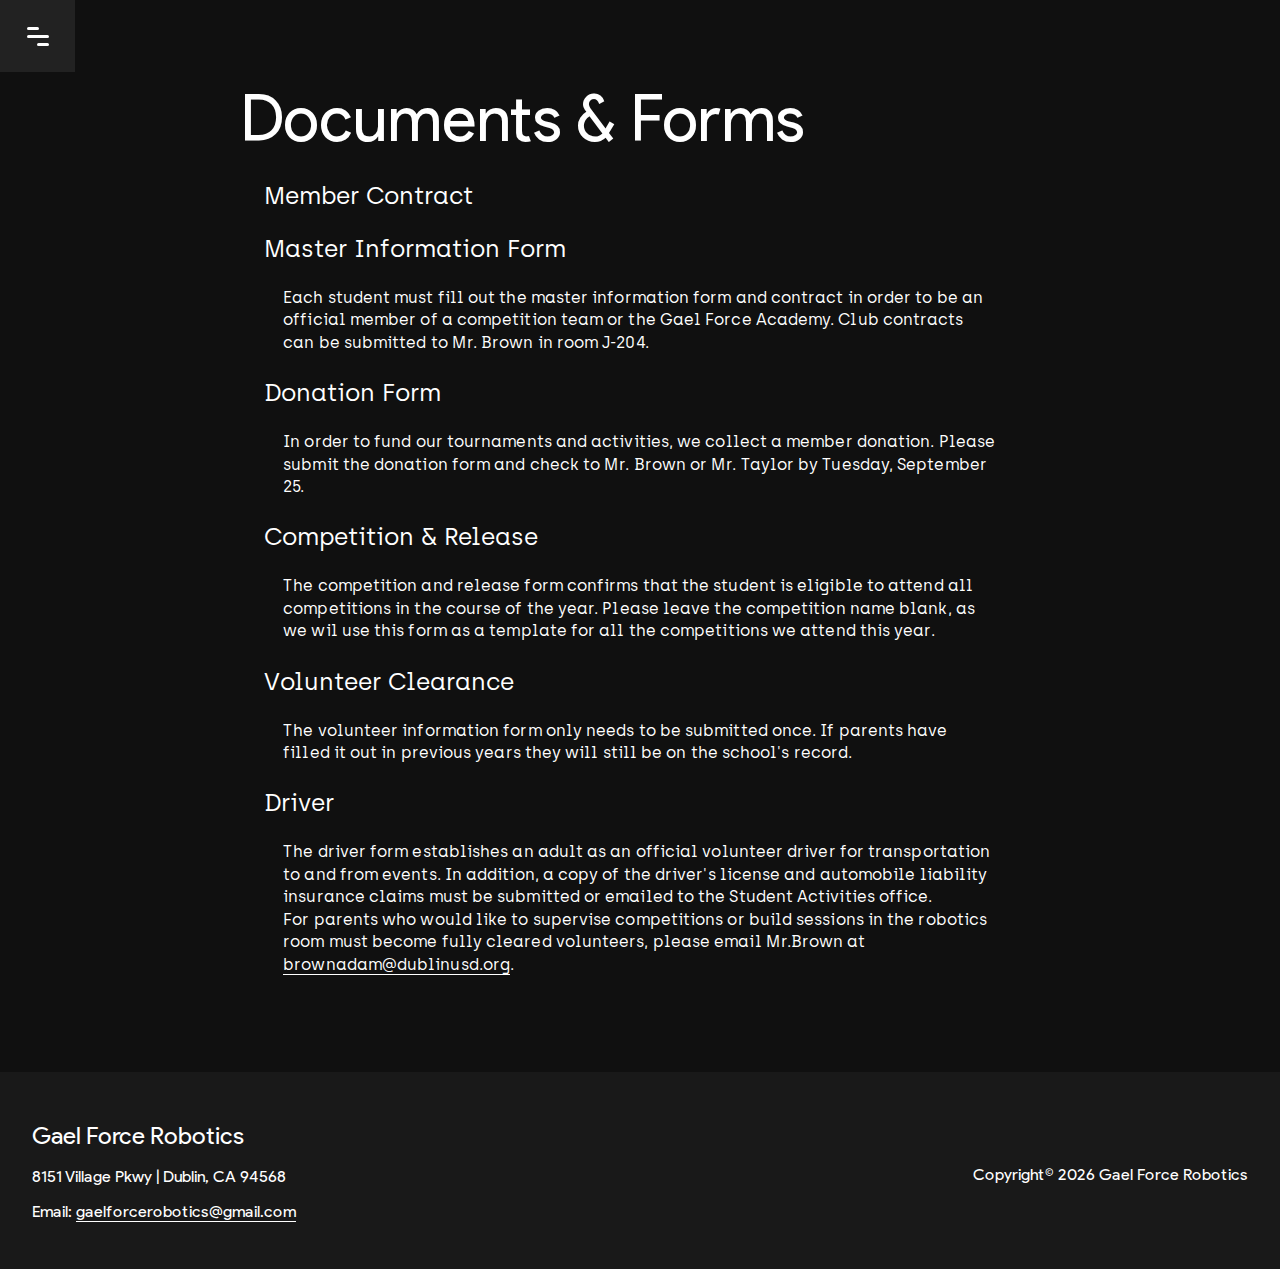
<file: document.html>
<!DOCTYPE html>
<html lang="en" dir="ltr">
    <head>
        <meta charset="utf-8">
        <meta name="viewport" content="width=device-width, initial-scale=1">
        <title>Gael Force Robotics</title>
        <link rel="stylesheet" href="./css/main.css">
        <link rel="stylesheet" href="./css/fonts.css">
        <link href="https://fonts.googleapis.com/css?family=Montserrat:100,200,300,400,500,600,700" rel="stylesheet">
        <link rel="stylesheet" href="https://cdnjs.cloudflare.com/ajax/libs/animate.css/3.5.2/animate.min.css" integrity="sha384-OHBBOqpYHNsIqQy8hL1U+8OXf9hH6QRxi0+EODezv82DfnZoV7qoHAZDwMwEJvSw" crossorigin="anonymous">
        <link rel="stylesheet" href="https://use.fontawesome.com/releases/v5.2.0/css/all.css" integrity="sha384-hWVjflwFxL6sNzntih27bfxkr27PmbbK/iSvJ+a4+0owXq79v+lsFkW54bOGbiDQ" crossorigin="anonymous">
        <link rel="stylesheet" href="./css/bootstrap-grid.min.css">
    </head>
    <body class="site">
        <nav>
            <div class="overlay">
                <button onClick="toggleNav()" class="navbutton">
                    <ul class="navicon">
                        <li class="line"></li>
                        <li class="line"></li>
                        <li class="line"></li>
                    </ul>
                </button>
                <div class="linkbox">
                    <div class="linkwrapper">
                        <ul class="links">
                            <li class="navlink">
                                <a href="./index.html" class="link" onclick="toggleNav()">Home</a>
                            </li>
                            <li class="navlink">
                                <a href="./join.html" class="link" onclick="toggleNav()">Join</a>
                            </li>
                            <li class="navlink">
                                <a href="./about.html" class="link" onclick="toggleNav()">About Us</a>
                            </li>
                            <li class="navlink">
                                <a href="#" class="link" onclick="toggleTeamNav()">Teams</a>
                            </li>
                            <li class="navlink">
                                <a href="./blog.html" class="link" onclick="toggleNav()">Blog</a>
                            </li>
                            <li class="navlink">
                                <a href="./products.html" class="link" onclick="toggleNav()">Resources / Products</a>
                            </li>
                            
                            <li class="navlink">
                                <a href="./contact.html" class="link" onclick="toggleNav()">Contact Us</a>
                            </li>
                        </ul>
                    </div>
                </div>
            </div>
        </nav>
        <div class="teamoverlay">
            <button onClick="toggleTeamNav()" class="teambackbutton">
                <ul class="arrowicon">
                    <li class="arrowline"></li>
                    <li class="arrowline"></li>
                    <li class="arrowline"></li>
                </ul>
            </button>
            <div class="teambox">
                <div class="letterwrapper">
                    <h1 class="teamtitle">Team<span class="nospace">s</span></h1>
                    <div class="teamletters"> <!-- A B E C V Z -->
                        <a href="./teams/a.html" class="teamletter" onClick="toggleTeamNav()">A</a>
                        <a href="./teams/b.html" class="teamletter" onClick="toggleTeamNav()">B</a>
                        <a href="./teams/c.html" class="teamletter" onClick="toggleTeamNav()">C</a>
                        <a href="./teams/e.html" class="teamletter" onClick="toggleTeamNav()">E</a>
                        <a href="./teams/v.html" class="teamletter" onClick="toggleTeamNav()">V</a>
                        <a href="./teams/z.html" class="teamletter" onClick="toggleTeamNav()">Z</a>
                        <a href="./teams/gfa.html" class="teamletter" onClick="toggleTeamNav()">GFA</a>
                    </div>
                </div>
            </div>
        </div>
        <div class="sectionheader content">
            <div class="flexwrapper">
                <h1 class="pagetitle">Documents & Forms</h1>
                <div class="formlinks">
                    <a class="formlink" href="./static/Member_Contract.pdf" target="_blank"><i class="fas fa-file fileicon"></i>Member Contract</a>
                    <a class="formlink" href="https://docs.google.com/forms/d/e/1FAIpQLSd0bMEUb7YoVqHhsbyZlzZbdezae9l00qBVQvvkOD1khvf3Tw/viewform" target="_blank"><i class="fas fa-file fileicon"></i>Master Information Form</a>
                    <p class="paragraph documentdescription">Each student must fill out the master information form and contract in order to be an official member of a competition team or the Gael Force Academy. Club contracts can be submitted to Mr. Brown in room J-204.</p>
                    <a class="formlink" href="./static/Donation.pdf" target="_blank"><i class="fas fa-file fileicon"></i>Donation Form</a>
                    <p class="paragraph documentdescription">In order to fund our tournaments and activities, we collect a member donation. Please submit the donation form and check to Mr. Brown or Mr. Taylor by Tuesday, September 25.</p>

                    <a class="formlink" href="./static/Competition_and_Release.pdf" target="_blank"><i class="fas fa-file fileicon"></i>Competition & Release</a>
                    <p class="paragraph documentdescription">The competition and release form confirms that the student is eligible to attend all competitions in the course of the year. Please leave the competition name blank, as we wil use this form as a template for all the competitions we attend this year.</p>

                    <a class="formlink" href="./static/Volunteer_Clearance.pdf" target="_blank"><i class="fas fa-file fileicon"></i>Volunteer Clearance</a>
                    <p class="paragraph documentdescription">The volunteer information form only needs to be submitted once. If parents have filled it out in previous years they will still be on the school's record.</p>

                    <a class="formlink" href="./static/Driver.pdf" target="_blank"><i class="fas fa-file fileicon"></i>Driver</a>
                    <p class="paragraph documentdescription">The driver form establishes an adult as an official volunteer driver for transportation to and from events. In addition, a copy of the driver's license and automobile liability insurance claims must be submitted or emailed to the Student Activities office.
                    <br/>
                    For parents who would like to supervise competitions or build sessions in the robotics room must become fully cleared volunteers, please email Mr.Brown at <a href="mailto:brownadam@dublinusd.org" class="mail">brownadam@dublinusd.org</a>.</p>
                </div>
            </div>
        </div>
        <footer class="row">
            <div class="col-lg-6 col-xs-12">
                <h2 class="footertext">Gael Force Robotics</h2>
                <p class="footertext">8151 Village Pkwy | Dublin, CA 94568</p>
                <p class="footertext">
                    Email: <a class="footertext mail" href="mailto:gaelforcerobotics@gmail.com">gaelforcerobotics@gmail.com</a>
                </p>
            </div>
            <div class="col-lg-6 col-xs-12">
                <div class="social">
                    <a href="https://www.facebook.com/GFR5327/" target="_blank" class="socialicons">
                        <i class="fab fa-facebook-f"></i>
                    </a>
                    <a href="https://twitter.com/gaelforcerobots" target="_blank" class="socialicons">
                        <i class="fab fa-twitter"></i>
                    </a>
                    <a href="https://www.youtube.com/user/GaelForceRobotics" target="_blank" class="socialicons">
                        <i class="fab fa-youtube"></i>
                    </a>
                    <a href="https://www.instagram.com/gaelforcerobotics" target="_blank" class="socialicons">
                        <i class="fab fa-instagram"></i>
                    </a>
                </div>
                <p class="copyright">Copyright&copy; <span id="currentYear"></span> Gael Force Robotics</p>
            </div>
        </footer>
        <script src="https://code.jquery.com/jquery-3.3.1.slim.min.js" integrity="sha384-q8i/X+965DzO0rT7abK41JStQIAqVgRVzpbzo5smXKp4YfRvH+8abtTE1Pi6jizo" crossorigin="anonymous"></script>
        <script src="./js/index.js" charset="utf-8"></script>
    </body>
</html>
</file>
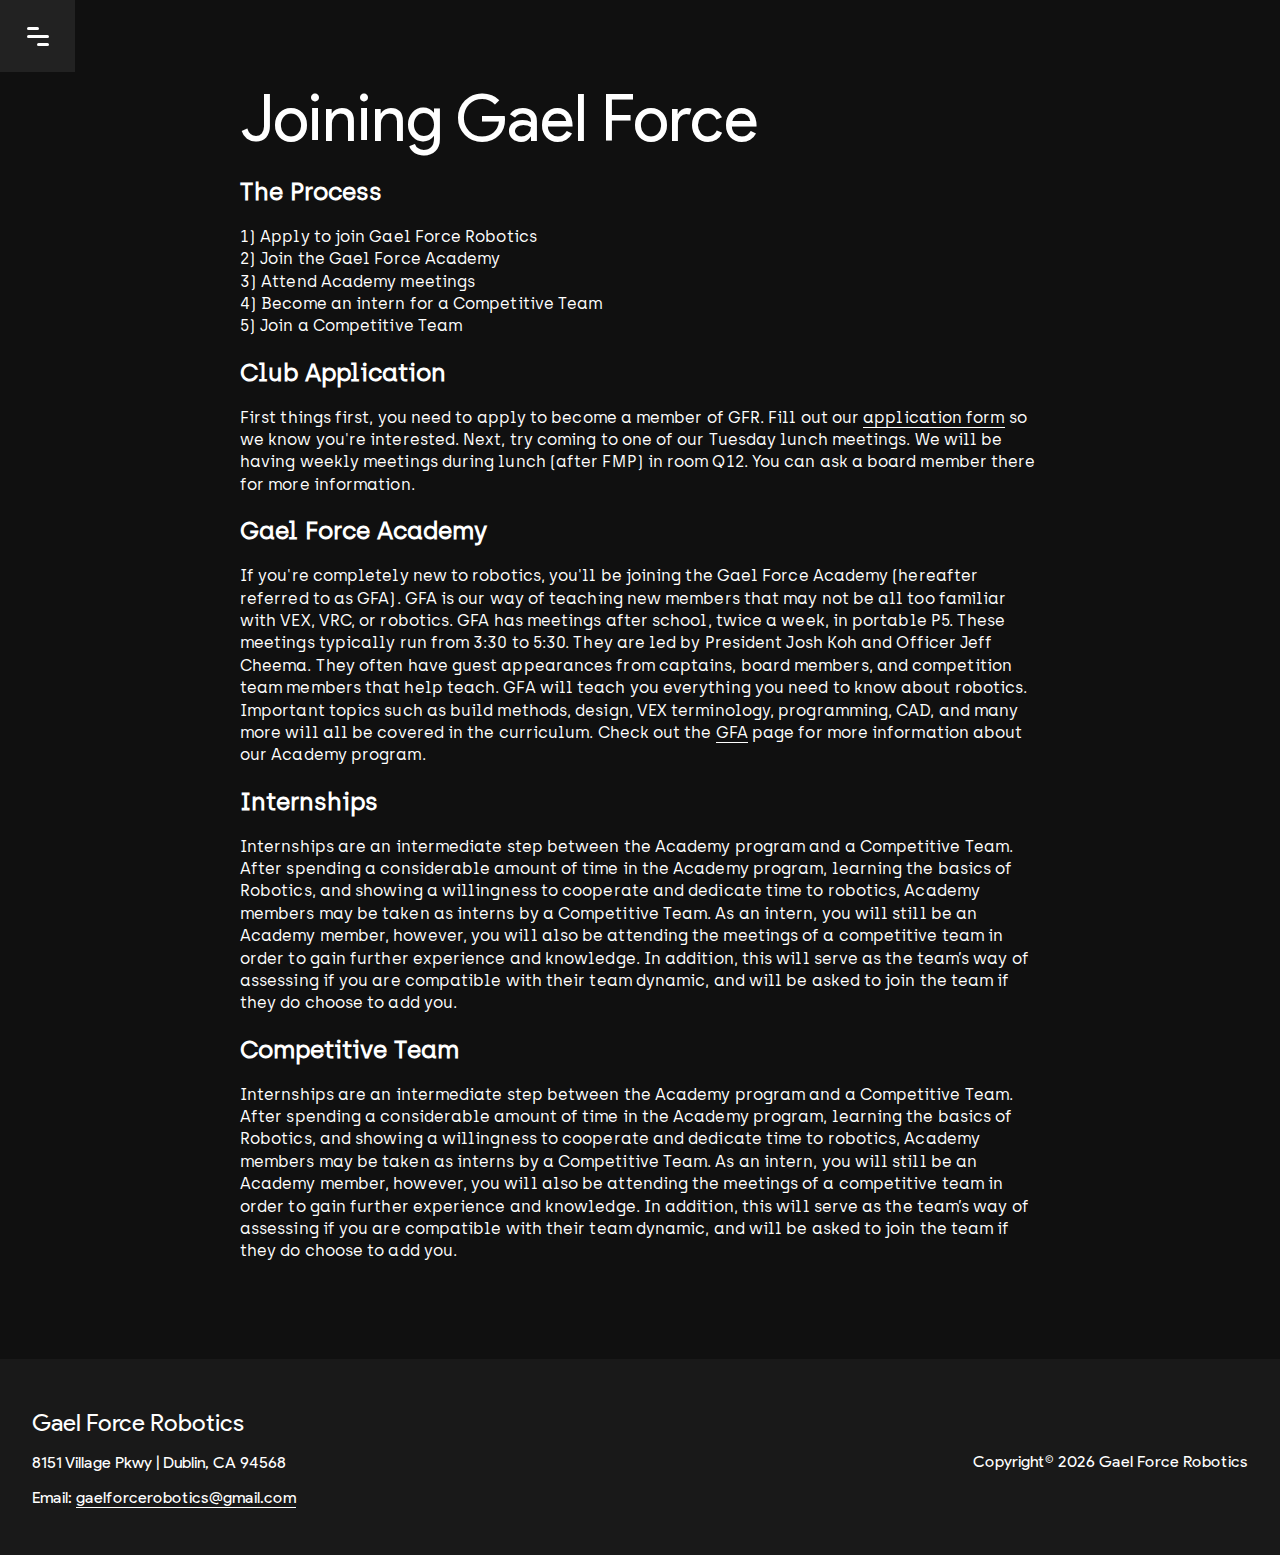
<file: join.html>
<!DOCTYPE html>
<html lang="en" dir="ltr">
    <head>
        <meta charset="utf-8">
        <meta name="viewport" content="width=device-width, initial-scale=1">
        <title>Gael Force Robotics</title>
        <link rel="stylesheet" href="./css/main.css">
        <link rel="stylesheet" href="./css/fonts.css">
        <link href="https://fonts.googleapis.com/css?family=Montserrat:100,200,300,400,500,600,700" rel="stylesheet">
        <link rel="stylesheet" href="https://cdnjs.cloudflare.com/ajax/libs/animate.css/3.5.2/animate.min.css" integrity="sha384-OHBBOqpYHNsIqQy8hL1U+8OXf9hH6QRxi0+EODezv82DfnZoV7qoHAZDwMwEJvSw" crossorigin="anonymous">
        <link rel="stylesheet" href="https://use.fontawesome.com/releases/v5.2.0/css/all.css" integrity="sha384-hWVjflwFxL6sNzntih27bfxkr27PmbbK/iSvJ+a4+0owXq79v+lsFkW54bOGbiDQ" crossorigin="anonymous">
        <link rel="stylesheet" href="./css/bootstrap-grid.min.css">
    </head>
    <body class="site">
        <nav>
            <div class="overlay">
                <button onClick="toggleNav()" class="navbutton">
                    <ul class="navicon">
                        <li class="line"></li>
                        <li class="line"></li>
                        <li class="line"></li>
                    </ul>
                </button>
                <div class="linkbox">
                    <div class="linkwrapper">
                        <ul class="links">
                            <li class="navlink">
                                <a href="./index.html" class="link" onclick="toggleNav()">Home</a>
                            </li>
                            <li class="navlink">
                                <a href="./about.html" class="link" onclick="toggleNav()">About Us</a>
                            </li>
                            <li class="navlink">
                                <a href="#" class="link" onclick="toggleTeamNav()">Teams</a>
                            </li>
                            <li class="navlink">
                                <a href="./blog.html" class="link" onclick="toggleNav()">Blog</a>
                            </li>
                            <li class="navlink">
                                <a href="./products.html" class="link" onclick="toggleNav()">Resources / Products</a>
                            </li>
                            <li class="navlink">
                                <a href="./document.html" class="link" onclick="toggleNav()">Documents / Forms</a>
                            </li>
                            <li class="navlink">
                                <a href="./contact.html" class="link" onclick="toggleNav()">Contact Us</a>
                            </li>
                        </ul>
                    </div>
                </div>
            </div>
        </nav>
        <div class="teamoverlay">
            <button onClick="toggleTeamNav()" class="teambackbutton">
                <ul class="arrowicon">
                    <li class="arrowline"></li>
                    <li class="arrowline"></li>
                    <li class="arrowline"></li>
                </ul>
            </button>
            <div class="teambox">
                <div class="letterwrapper">
                    <h1 class="teamtitle">Team<span class="nospace">s</span></h1>
                    <div class="teamletters"> <!-- A B E C V Z -->
                        <a href="./teams/a.html" class="teamletter" onClick="toggleTeamNav()">A</a>
                        <a href="./teams/b.html" class="teamletter" onClick="toggleTeamNav()">B</a>
                        <a href="./teams/c.html" class="teamletter" onClick="toggleTeamNav()">C</a>
                        <a href="./teams/e.html" class="teamletter" onClick="toggleTeamNav()">E</a>
                        <a href="./teams/v.html" class="teamletter" onClick="toggleTeamNav()">V</a>
                        <a href="./teams/z.html" class="teamletter" onClick="toggleTeamNav()">Z</a>
                        <a href="./teams/gfa.html" class="teamletter" onClick="toggleTeamNav()">GFA</a>
                    </div>
                </div>
            </div>
        </div>
        <div class="teamoverlay">
            <button onClick="toggleTeamNav()" class="teambackbutton">
                <ul class="arrowicon">
                    <li class="arrowline"></li>
                    <li class="arrowline"></li>
                    <li class="arrowline"></li>
                </ul>
            </button>
            <div class="teambox">
                <div class="letterwrapper">
                    <h1 class="teamtitle">Team<span class="nospace">s</span></h1>
                    <div class="teamletters"> <!-- A B E C V Z -->
                        <a href="./teams/a.html" class="teamletter" onClick="toggleTeamNav()">A</a>
                        <a href="./teams/b.html" class="teamletter" onClick="toggleTeamNav()">B</a>
                        <a href="./teams/c.html" class="teamletter" onClick="toggleTeamNav()">C</a>
                        <a href="./teams/e.html" class="teamletter" onClick="toggleTeamNav()">E</a>
                        <a href="./teams/v.html" class="teamletter" onClick="toggleTeamNav()">V</a>
                        <a href="./teams/z.html" class="teamletter" onClick="toggleTeamNav()">Z</a>
                        <a href="./teams/gfa.html" class="teamletter" onClick="toggleTeamNav()">GFA</a>
                    </div>
                </div>
            </div>
        </div>
        <div class="sectionheader content">
            <div class="flexwrapper">
                <h1 class="pagetitle">Joining Gael Force</h1>
                
				<h2 class="bodytitle">The Process</h2>
				<p class="paragraph">
					1) Apply to join Gael Force Robotics <br>
					2) Join the Gael Force Academy <br>
					3) Attend Academy meetings <br>
					4) Become an intern for a Competitive Team <br>
					5) Join a Competitive Team
				</p>

				<h2 class="bodytitle">Club Application</h2>
				<p class="paragraph">
					First things first, you need to apply to become a member of GFR. Fill out our 
					<a class="generallink" href="document.html">application form</a> so we know you're interested. Next, try 
					coming to one of our Tuesday lunch meetings. We will be having weekly meetings during lunch
					(after FMP) in room Q12. You can ask a board member there for more information.
				</p>

				<h2 class="bodytitle">Gael Force Academy</h2>
				<p class="paragraph">
					If you're completely new to robotics, you'll be joining the Gael Force Academy (hereafter 
					referred to as GFA). GFA is our way of teaching new members that may not be all too familiar 
					with VEX, VRC, or robotics. GFA has meetings after school, twice a week, in portable P5. These 
					meetings typically run from 3:30 to 5:30. They are led by President Josh Koh and Officer Jeff Cheema.
					They often have guest appearances from captains, board members, and competition team members that 
					help teach. GFA will teach you everything you need to know about robotics. Important topics such as
					 build methods, design, VEX terminology, programming, CAD, and many more will all be covered in the
					  curriculum. Check out the 
					  <a class="generallink" href="teams/gfa.html">GFA</a> 
					  page for more information about our Academy program. 
				</p>

				<h2 class="bodytitle">Internships</h2>
				<p class="paragraph">
					Internships are an intermediate step between the Academy program and a Competitive Team. After 
					spending a considerable amount of time in the Academy program, learning the basics of Robotics, 
					and showing a willingness to cooperate and dedicate time to robotics, Academy members may be taken 
					as interns by a Competitive Team. As an intern, you will still be an Academy member, however, you 
					will also be attending the meetings of a competitive team in order to gain further experience and 
					knowledge. In addition, this will serve as the team’s way of assessing if you are compatible with 
					their team dynamic, and will be asked to join the team if they do choose to add you.
				</p>

				<h2 class="bodytitle">Competitive Team</h2>
				<p class="paragraph">
					Internships are an intermediate step between the Academy program and a Competitive Team. After 
					spending a considerable amount of time in the Academy program, learning the basics of Robotics, 
					and showing a willingness to cooperate and dedicate time to robotics, Academy members may be taken 
					as interns by a Competitive Team. As an intern, you will still be an Academy member, however, you 
					will also be attending the meetings of a competitive team in order to gain further experience and 
					knowledge. In addition, this will serve as the team’s way of assessing if you are compatible with 
					their team dynamic, and will be asked to join the team if they do choose to add you.
				</p>

            </div>
        </div>
        <footer class="row">
            <div class="col-lg-6 col-xs-12">
                <h2 class="footertext">Gael Force Robotics</h2>
                <p class="footertext">8151 Village Pkwy | Dublin, CA 94568</p>
                <p class="footertext">
                    Email: <a class="footertext mail" href="mailto:gaelforcerobotics@gmail.com">gaelforcerobotics@gmail.com</a>
                </p>
            </div>
            <div class="col-lg-6 col-xs-12">
                <div class="social">
                    <a href="https://www.facebook.com/GFR5327/" target="_blank" class="socialicons">
                        <i class="fab fa-facebook-f"></i>
                    </a>
                    <a href="https://twitter.com/gaelforcerobots" target="_blank" class="socialicons">
                        <i class="fab fa-twitter"></i>
                    </a>
                    <a href="https://www.youtube.com/user/GaelForceRobotics" target="_blank" class="socialicons">
                        <i class="fab fa-youtube"></i>
                    </a>
                    <a href="https://www.instagram.com/gaelforcerobotics" target="_blank" class="socialicons">
                        <i class="fab fa-instagram"></i>
                    </a>
                </div>
                <p class="copyright">Copyright&copy; <span id="currentYear"></span> Gael Force Robotics</p>
            </div>
        </footer>
        <script src="https://code.jquery.com/jquery-3.3.1.slim.min.js" integrity="sha384-q8i/X+965DzO0rT7abK41JStQIAqVgRVzpbzo5smXKp4YfRvH+8abtTE1Pi6jizo" crossorigin="anonymous"></script>
        <script src="./js/index.js" charset="utf-8"></script>
    </body>
</html>
</file>
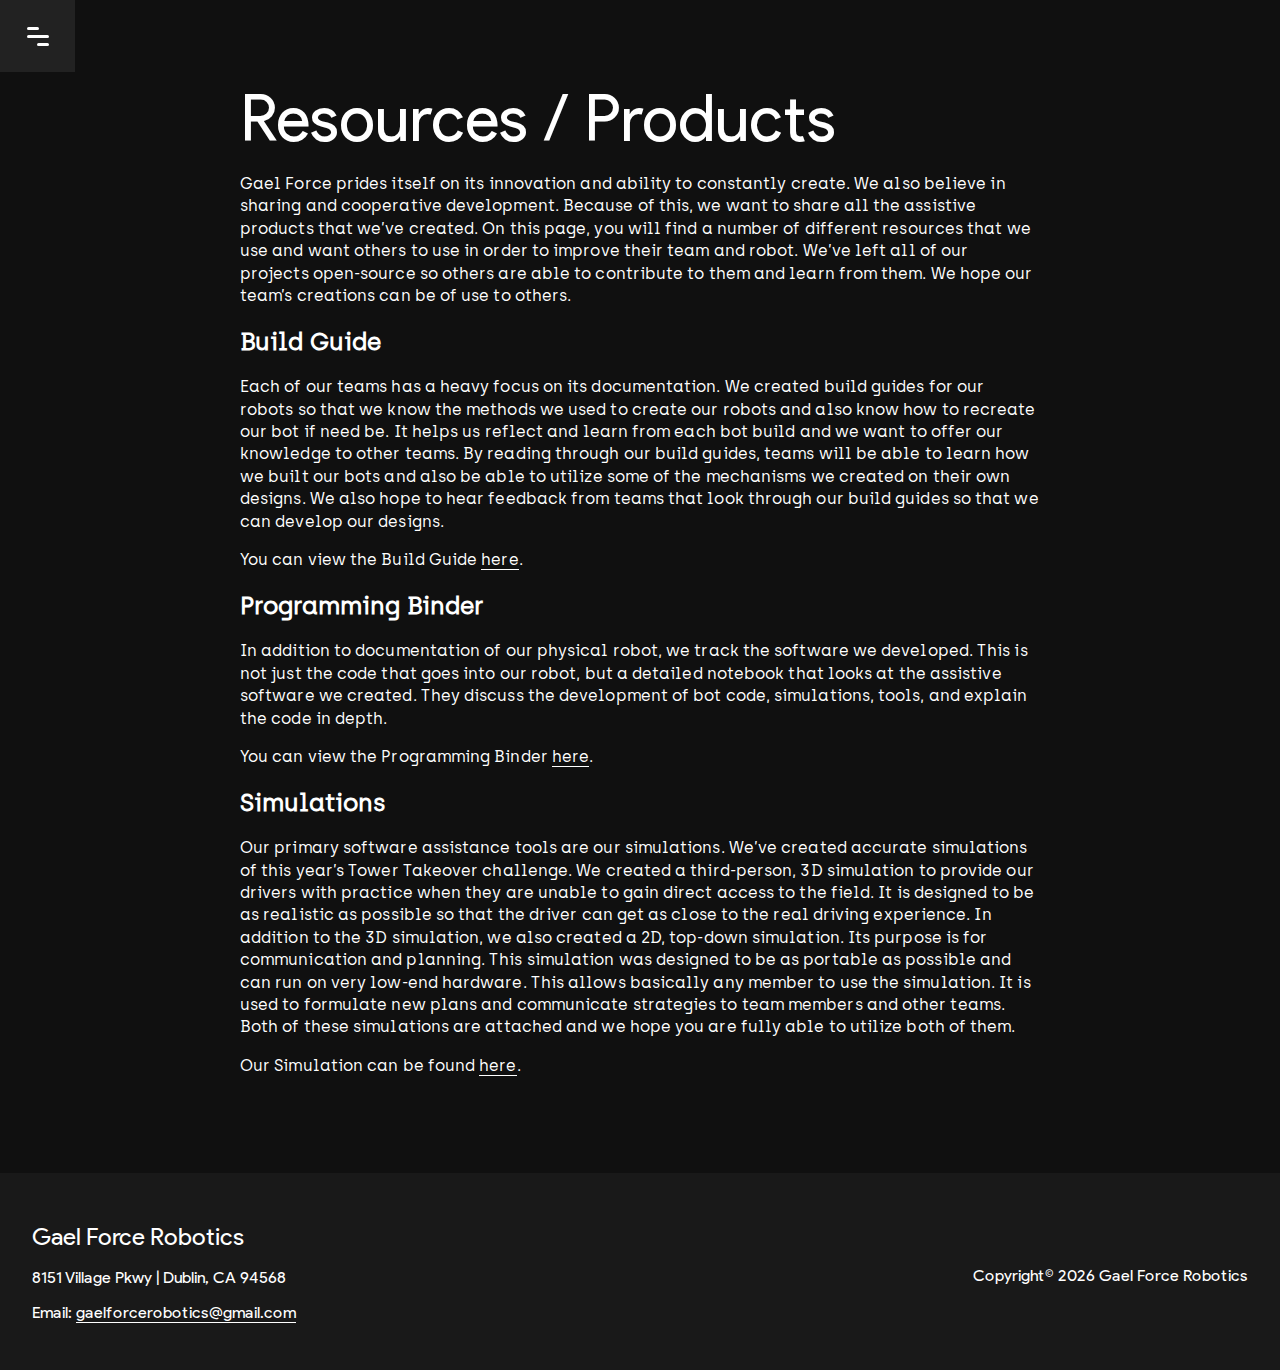
<file: products.html>
<!DOCTYPE html>
<html lang="en" dir="ltr">
    <head>
        <meta charset="utf-8">
        <meta name="viewport" content="width=device-width, initial-scale=1">
        <title>Gael Force Robotics</title>
        <link rel="stylesheet" href="./css/main.css">
        <link rel="stylesheet" href="./css/fonts.css">
        <link href="https://fonts.googleapis.com/css?family=Montserrat:100,200,300,400,500,600,700" rel="stylesheet">
        <link rel="stylesheet" href="https://cdnjs.cloudflare.com/ajax/libs/animate.css/3.5.2/animate.min.css" integrity="sha384-OHBBOqpYHNsIqQy8hL1U+8OXf9hH6QRxi0+EODezv82DfnZoV7qoHAZDwMwEJvSw" crossorigin="anonymous">
        <link rel="stylesheet" href="https://use.fontawesome.com/releases/v5.2.0/css/all.css" integrity="sha384-hWVjflwFxL6sNzntih27bfxkr27PmbbK/iSvJ+a4+0owXq79v+lsFkW54bOGbiDQ" crossorigin="anonymous">
        <link rel="stylesheet" href="./css/bootstrap-grid.min.css">
    </head>
    <body class="site">
        <nav>
            <div class="overlay">
                <button onClick="toggleNav()" class="navbutton">
                    <ul class="navicon">
                        <li class="line"></li>
                        <li class="line"></li>
                        <li class="line"></li>
                    </ul>
                </button>
                <div class="linkbox">
                    <div class="linkwrapper">
                        <ul class="links">
                            <li class="navlink">
                                <a href="./index.html" class="link" onclick="toggleNav()">Home</a>
                            </li>
                            <li class="navlink">
                                <a href="./join.html" class="link" onclick="toggleNav()">Join</a>
                            </li>
                            <li class="navlink">
                                <a href="./about.html" class="link" onclick="toggleNav()">About Us</a>
                            </li>
                            <li class="navlink">
                                <a href="#" class="link" onclick="toggleTeamNav()">Teams</a>
                            </li>
                            <li class="navlink">
                                <a href="./blog.html" class="link" onclick="toggleNav()">Blog</a>
                            </li>
                            
                            <li class="navlink">
                                <a href="./document.html" class="link" onclick="toggleNav()">Documents / Forms</a>
                            </li>
                            <li class="navlink">
                                <a href="./contact.html" class="link" onclick="toggleNav()">Contact Us</a>
                            </li>
                        </ul>
                    </div>
                </div>
            </div>
        </nav>
        <div class="teamoverlay">
            <button onClick="toggleTeamNav()" class="teambackbutton">
                <ul class="arrowicon">
                    <li class="arrowline"></li>
                    <li class="arrowline"></li>
                    <li class="arrowline"></li>
                </ul>
            </button>
            <div class="teambox">
                <div class="letterwrapper">
                    <h1 class="teamtitle">Team<span class="nospace">s</span></h1>
                    <div class="teamletters"> <!-- A B E C V Z -->
                        <a href="./teams/a.html" class="teamletter" onClick="toggleTeamNav()">A</a>
                        <a href="./teams/b.html" class="teamletter" onClick="toggleTeamNav()">B</a>
                        <a href="./teams/c.html" class="teamletter" onClick="toggleTeamNav()">C</a>
                        <a href="./teams/e.html" class="teamletter" onClick="toggleTeamNav()">E</a>
                        <a href="./teams/v.html" class="teamletter" onClick="toggleTeamNav()">V</a>
                        <a href="./teams/z.html" class="teamletter" onClick="toggleTeamNav()">Z</a>
                        <a href="./teams/gfa.html" class="teamletter" onClick="toggleTeamNav()">GFA</a>
                    </div>
                </div>
            </div>
        </div>
        <div class="sectionheader content">
            <div class="flexwrapper">
                <h1 class="pagetitle">Resources / Products</h1>
                <p class="paragraph">Gael Force prides itself on its innovation and ability to constantly create. We also believe in sharing and cooperative development. Because of this, we want to share all the assistive products that we’ve created. On this page, you will find a number of different resources that we use and want others to use in order to improve their team and robot. We’ve left all of our projects open-source so others are able to contribute to them and learn from them. We hope our team’s creations can be of use to others. 
                </p>

                <h2 class="bodytitle">Build Guide</h2>
                <p class="paragraph">
                    Each of our teams has a heavy focus on its documentation. We created build guides for our robots so that we know the methods we used to create our robots and also know how to recreate our bot if need be. It helps us reflect and learn from each bot build and we want to offer our knowledge to other teams. By reading through our build guides, teams will be able to learn how we built our bots and also be able to utilize some of the mechanisms we created on their own designs. We also hope to hear feedback from teams that look through our build guides so that we can develop our designs. 
                </p>

                <p class="paragraph">
                    You can view the Build Guide <a class="generallink" href="https://docs.google.com/document/d/1AJV11Ub5r_yN8d6G-aAXNkATkJ3pwbssSkSGiHW5E8U/edit?usp=sharing">here</a>.
                </p>
                <h2 class="bodytitle">Programming Binder</h2>
                <p class="paragraph">
                    In addition to documentation of our physical robot, we track the software we developed. This is not just the code that goes into our robot, but a detailed notebook that looks at the assistive software we created. They discuss the development of bot code, simulations, tools, and explain the code in depth. 
                </p>
                <p class="paragraph">
                    You can view the Programming Binder <a class="generallink" href="https://docs.google.com/document/d/1sj3RvHBoH1KrLP_2_oW3zs1yqBzZzp05Nav7C-yJMco/edit?usp=sharing">here</a>.
                </p>
                <h2 class="bodytitle">Simulations</h2>
                <p class="paragraph">
                    Our primary software assistance tools are our simulations. We’ve created accurate simulations of this year’s Tower Takeover challenge. We created a third-person, 3D simulation to provide our drivers with practice when they are unable to gain direct access to the field. It is designed to be as realistic as possible so that the driver can get as close to the real driving experience. In addition to the 3D simulation, we also created a 2D, top-down simulation. Its purpose is for communication and planning. This simulation was designed to be as portable as possible and can run on very low-end hardware. This allows basically any member to use the simulation. It is used to formulate new plans and communicate strategies to team members and other teams. Both of these simulations are attached and we hope you are fully able to utilize both of them.
                </p>

               <p class="paragraph">Our Simulation can be found <a class="generallink" href="https://ritvikpen.github.io/MatchAssistant">here</a>.</p>
                
            </div>
        </div>
        <footer class="row">
            <div class="col-lg-6 col-xs-12">
                <h2 class="footertext">Gael Force Robotics</h2>
                <p class="footertext">8151 Village Pkwy | Dublin, CA 94568</p>
                <p class="footertext">
                    Email: <a class="footertext mail" href="mailto:gaelforcerobotics@gmail.com">gaelforcerobotics@gmail.com</a>
                </p>
            </div>
            <div class="col-lg-6 col-xs-12">
                <div class="social">
                    <a href="https://www.facebook.com/GFR5327/" target="_blank" class="socialicons">
                        <i class="fab fa-facebook-f"></i>
                    </a>
                    <a href="https://twitter.com/gaelforcerobots" target="_blank" class="socialicons">
                        <i class="fab fa-twitter"></i>
                    </a>
                    <a href="https://www.youtube.com/user/GaelForceRobotics" target="_blank" class="socialicons">
                        <i class="fab fa-youtube"></i>
                    </a>
                    <a href="https://www.instagram.com/gaelforcerobotics" target="_blank" class="socialicons">
                        <i class="fab fa-instagram"></i>
                    </a>
                </div>
                <p class="copyright">Copyright&copy; <span id="currentYear"></span> Gael Force Robotics</p>
            </div>
        </footer>
        <script src="https://code.jquery.com/jquery-3.3.1.slim.min.js" integrity="sha384-q8i/X+965DzO0rT7abK41JStQIAqVgRVzpbzo5smXKp4YfRvH+8abtTE1Pi6jizo" crossorigin="anonymous"></script>
        <script src="./js/index.js" charset="utf-8"></script>
    </body>
</html>
</file>
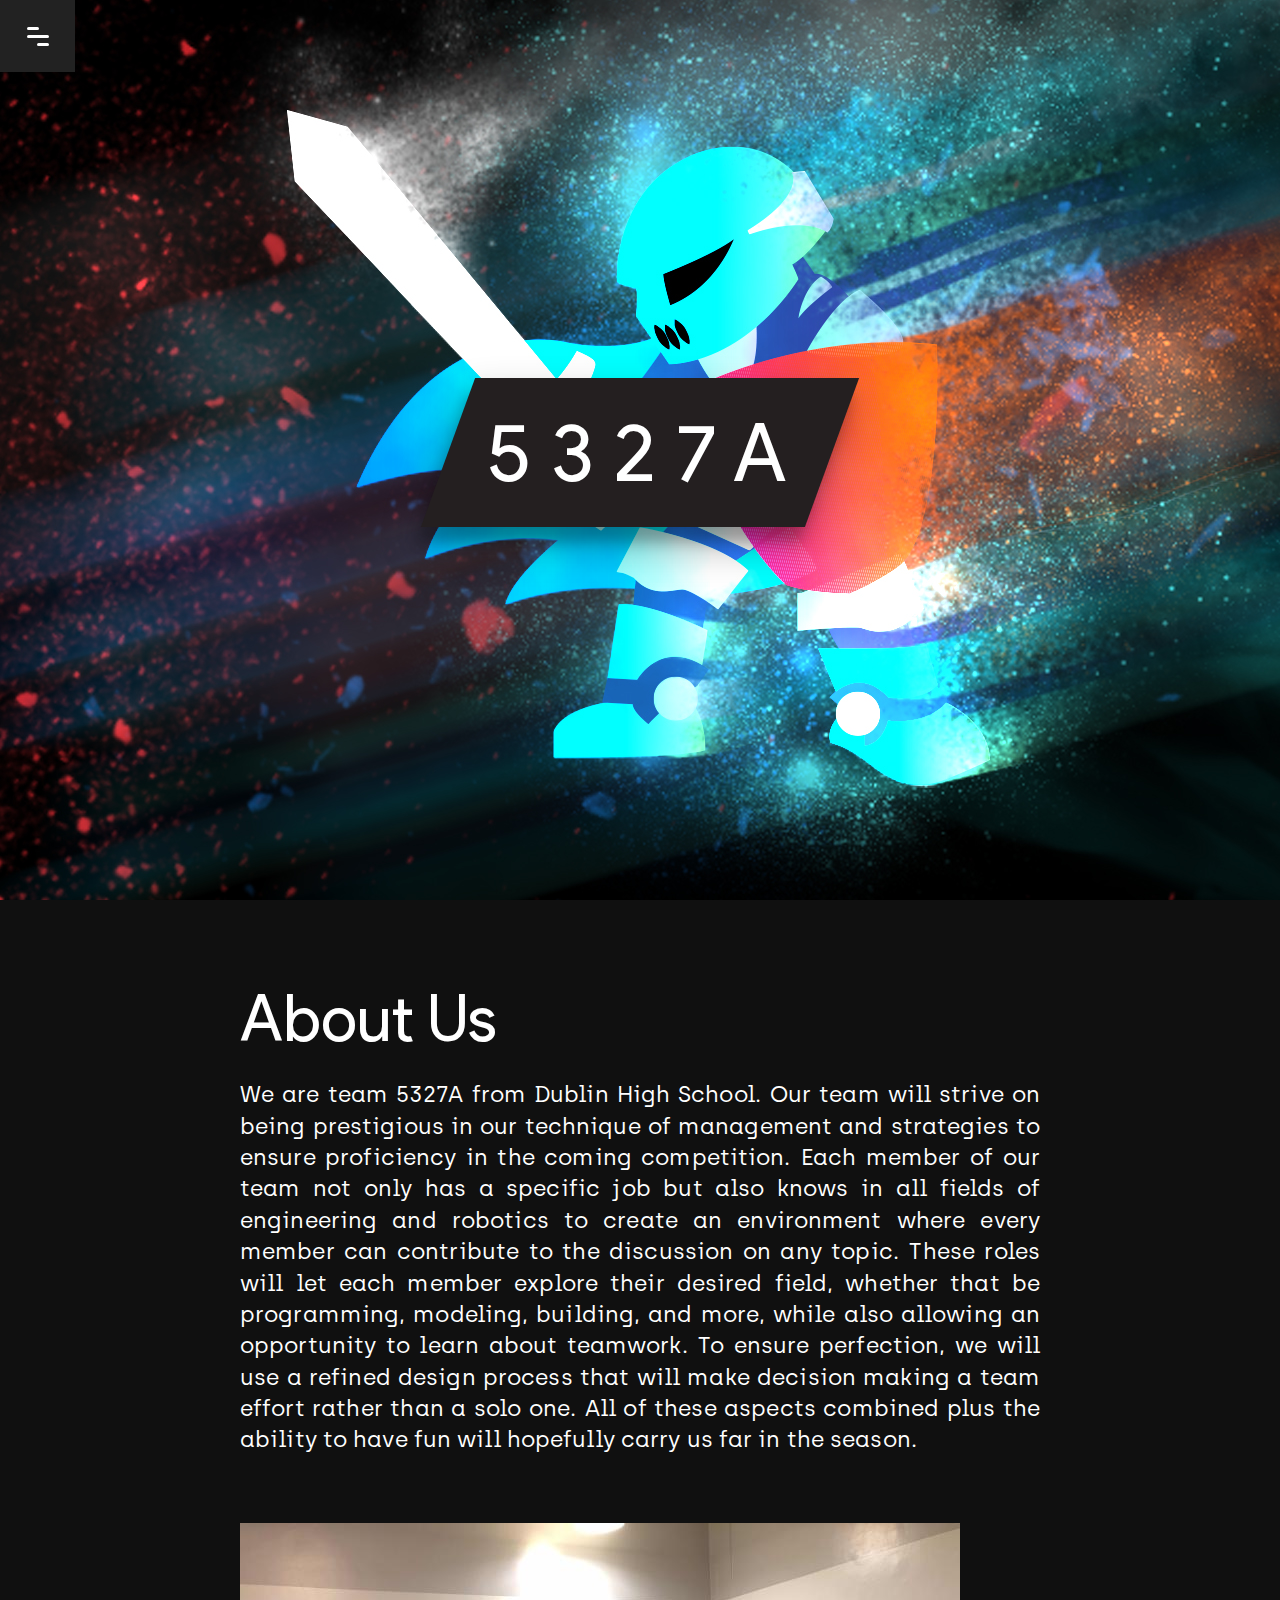
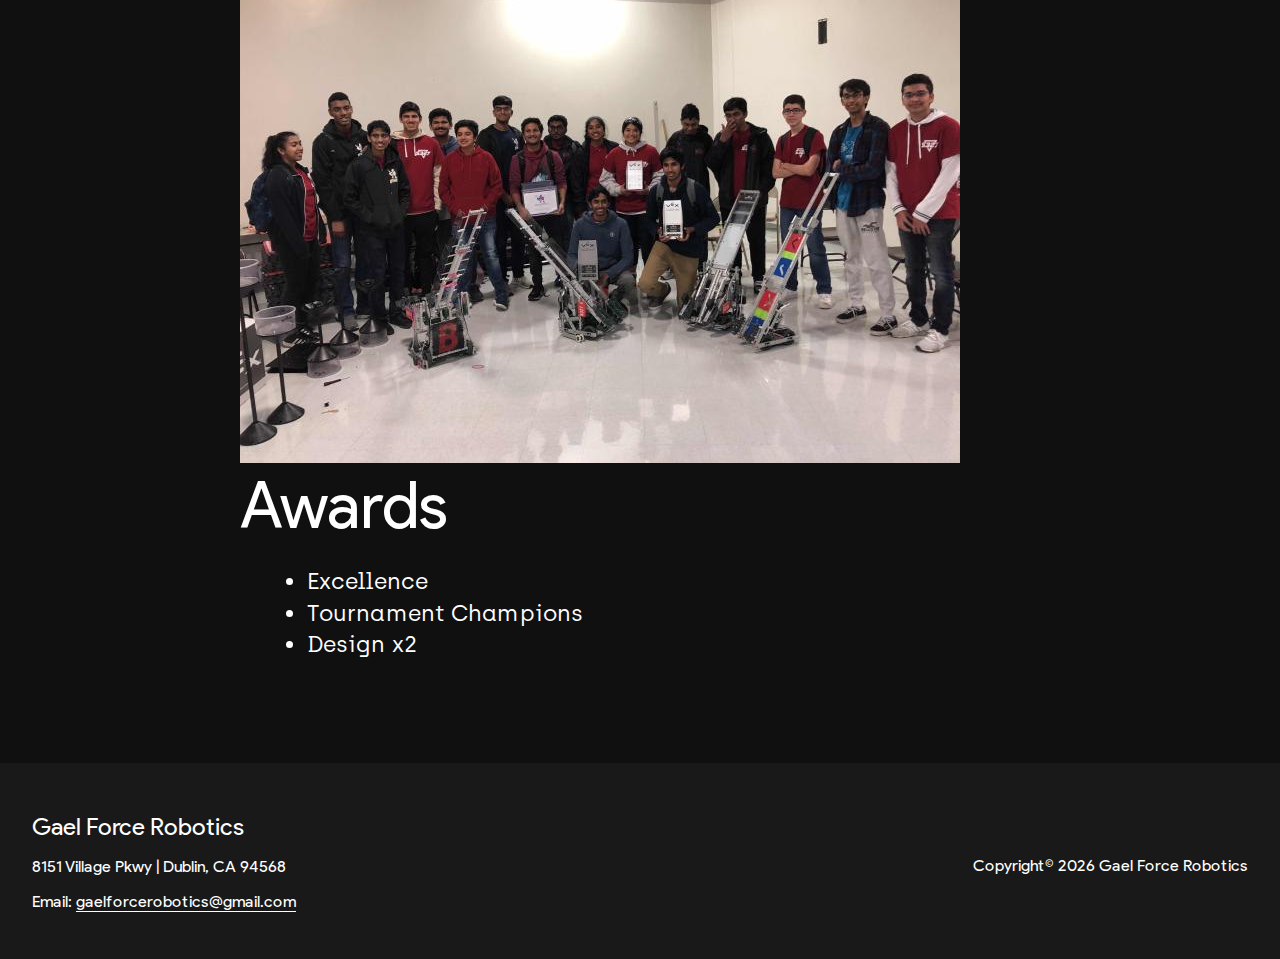
<file: teams/a.html>
<!DOCTYPE html>
<html lang="en" dir="ltr">
    <head>
        <meta charset="utf-8">
        <meta name="viewport" content="width=device-width, initial-scale=1">
        <title>Gael Force Robotics</title>
        <link rel="stylesheet" href="./../css/main.css">
        <link rel="stylesheet" href="./../css/fonts.css">
		<link rel="stylesheet" href="./../css/teams.css">
        <link href="https://fonts.googleapis.com/css?family=Montserrat:100,200,300,400,500,600,700" rel="stylesheet">
        <link rel="stylesheet" href="https://cdnjs.cloudflare.com/ajax/libs/animate.css/3.5.2/animate.min.css" integrity="sha384-OHBBOqpYHNsIqQy8hL1U+8OXf9hH6QRxi0+EODezv82DfnZoV7qoHAZDwMwEJvSw" crossorigin="anonymous">
        <link rel="stylesheet" href="https://use.fontawesome.com/releases/v5.2.0/css/all.css" integrity="sha384-hWVjflwFxL6sNzntih27bfxkr27PmbbK/iSvJ+a4+0owXq79v+lsFkW54bOGbiDQ" crossorigin="anonymous">
        <link rel="stylesheet" href="./../css/bootstrap-grid.min.css">
    </head>
    <body class="site">
        <nav>
            <div class="overlay">
                <button onClick="toggleNav()" class="navbutton">
                    <ul class="navicon">
                        <li class="line"></li>
                        <li class="line"></li>
                        <li class="line"></li>
                    </ul>
                </button>
                <div class="linkbox">
                    <div class="linkwrapper">
                        <ul class="links">
                            <li class="navlink">
                                <a href="../index.html" class="link" onclick="toggleNav()">Home</a>
                            </li>
                            <li class="navlink">
                                <a href="../join.html" class="link" onclick="toggleNav()">Join</a>
                            </li>
                            <li class="navlink">
                                <a href="../about.html" class="link" onclick="toggleNav()">About Us</a>
                            </li>
                            <li class="navlink">
                                <a href="#" class="link" onclick="toggleTeamNav()">Teams</a>
                            </li>
                            <li class="navlink">
                                <a href="../blog.html" class="link" onclick="toggleNav()">Blog</a>
                            </li>
                            
                            <li class="navlink">
                                <a href="../document.html" class="link" onclick="toggleNav()">Documents / Forms</a>
                            </li>
                            <li class="navlink">
                                <a href="../contact.html" class="link" onclick="toggleNav()">Contact Us</a>
                            </li>
                        </ul>
                    </div>
                </div>
            </div>
        </nav>
        <div class="teamoverlay">
            <button onClick="toggleTeamNav()" class="teambackbutton">
                <ul class="arrowicon">
                    <li class="arrowline"></li>
                    <li class="arrowline"></li>
                    <li class="arrowline"></li>
                </ul>
            </button>
            <div class="teambox">
                <div class="letterwrapper">
                    <h1 class="teamtitle">Team<span class="nospace">s</span></h1>
                    <div class="teamletters"> <!-- A B E C V Z -->
                        <a href="a.html" class="teamletter" onClick="toggleTeamNav()">A</a>
                        <a href="b.html" class="teamletter" onClick="toggleTeamNav()">B</a>
                        <a href="c.html" class="teamletter" onClick="toggleTeamNav()">C</a>
                        <a href="e.html" class="teamletter" onClick="toggleTeamNav()">E</a>
                        <a href="v.html" class="teamletter" onClick="toggleTeamNav()">V</a>
                        <a href="z.html" class="teamletter" onClick="toggleTeamNav()">Z</a>
                        <a href="gfa.html" class="teamletter" onClick="toggleTeamNav()">GFA</a>
                    </div>
                </div>
            </div>
        </div>
		<div class="themeBackground">

			<!-- LEGACY LANDING -->
			<header class="header-landing">
                <div class = "titleCenter">
                    <div class = "titleBackground">
                        <h1 class="title whiteText">5327A</h1>
                    </div>
                </div>
            </header>

        <div id = "teamPage" class="sectionheader content">
			<div class="flexwrapper">
                <h1 class="pagetitle">About Us</h1>
                <p class="paragraph">We are team 5327A from Dublin High School. Our team will strive on being prestigious in our technique of management and strategies to ensure proficiency in the coming competition. Each member of our team not only has a specific job but also knows in all fields of engineering and robotics to create an environment where every member can contribute to the discussion on any topic. These roles will let each member explore their desired field, whether that be programming, modeling, building, and more, while also allowing an opportunity to learn about teamwork. To ensure perfection, we will use a refined design process that will make decision making a team effort rather than a solo one. All of these aspects combined plus the ability to have fun will hopefully carry us far in the season.
                </p>

                <img src="../static/images/BE.jpg"> 
                
				<h1 class="pagetitle">Awards</h1>
				<ul class="awardsList">
                    <li>Excellence</li>
                    <li>Tournament Champions</li>
                    <li>Design x2</li>
				</ul>

				

			</div>
		</div>
		</div>
        <footer class="row">
            <div class="col-lg-6 col-xs-12">
                <h2 class="footertext">Gael Force Robotics</h2>
                <p class="footertext">8151 Village Pkwy | Dublin, CA 94568</p>
                <p class="footertext">
                    Email: <a class="footertext mail" href="mailto:gaelforcerobotics@gmail.com">gaelforcerobotics@gmail.com</a>
                </p>
            </div>
            <div class="col-lg-6 col-xs-12">
                <div class="social">
                    <a href="https://www.facebook.com/GFR5327/" target="_blank" class="socialicons">
                        <i class="fab fa-facebook-f"></i>
                    </a>
                    <a href="https://twitter.com/gaelforcerobots" target="_blank" class="socialicons">
                        <i class="fab fa-twitter"></i>
                    </a>
                    <a href="https://www.youtube.com/user/GaelForceRobotics" target="_blank" class="socialicons">
                        <i class="fab fa-youtube"></i>
                    </a>
                    <a href="https://www.instagram.com/gaelforcerobotics" target="_blank" class="socialicons">
                        <i class="fab fa-instagram"></i>
                    </a>
                </div>
                <p class="copyright">Copyright&copy; <span id="currentYear"></span> Gael Force Robotics</p>
            </div>
        </footer>
        <script src="https://code.jquery.com/jquery-3.3.1.slim.min.js" integrity="sha384-q8i/X+965DzO0rT7abK41JStQIAqVgRVzpbzo5smXKp4YfRvH+8abtTE1Pi6jizo" crossorigin="anonymous"></script>
        <script src="./../js/index.js" charset="utf-8"></script>
        <script>
            parallax();
        </script>
    </body>
</html>
</file>
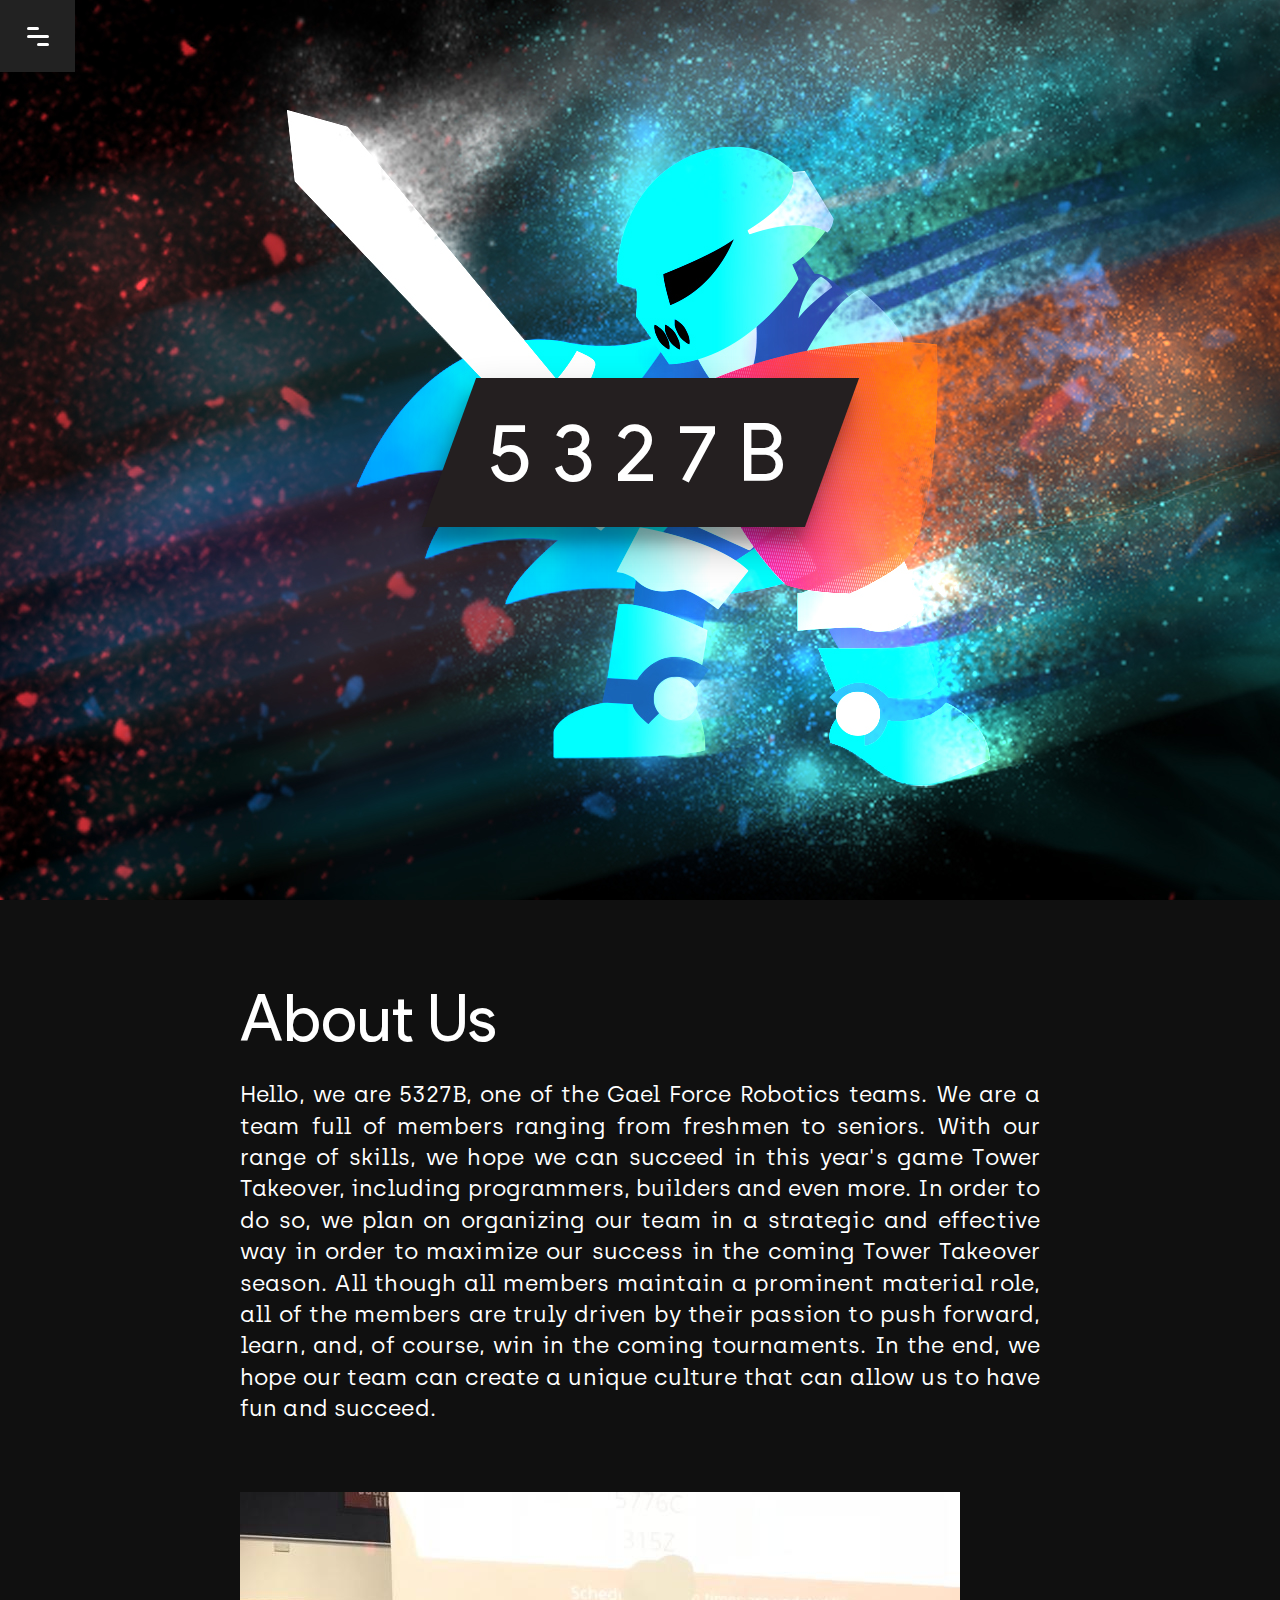
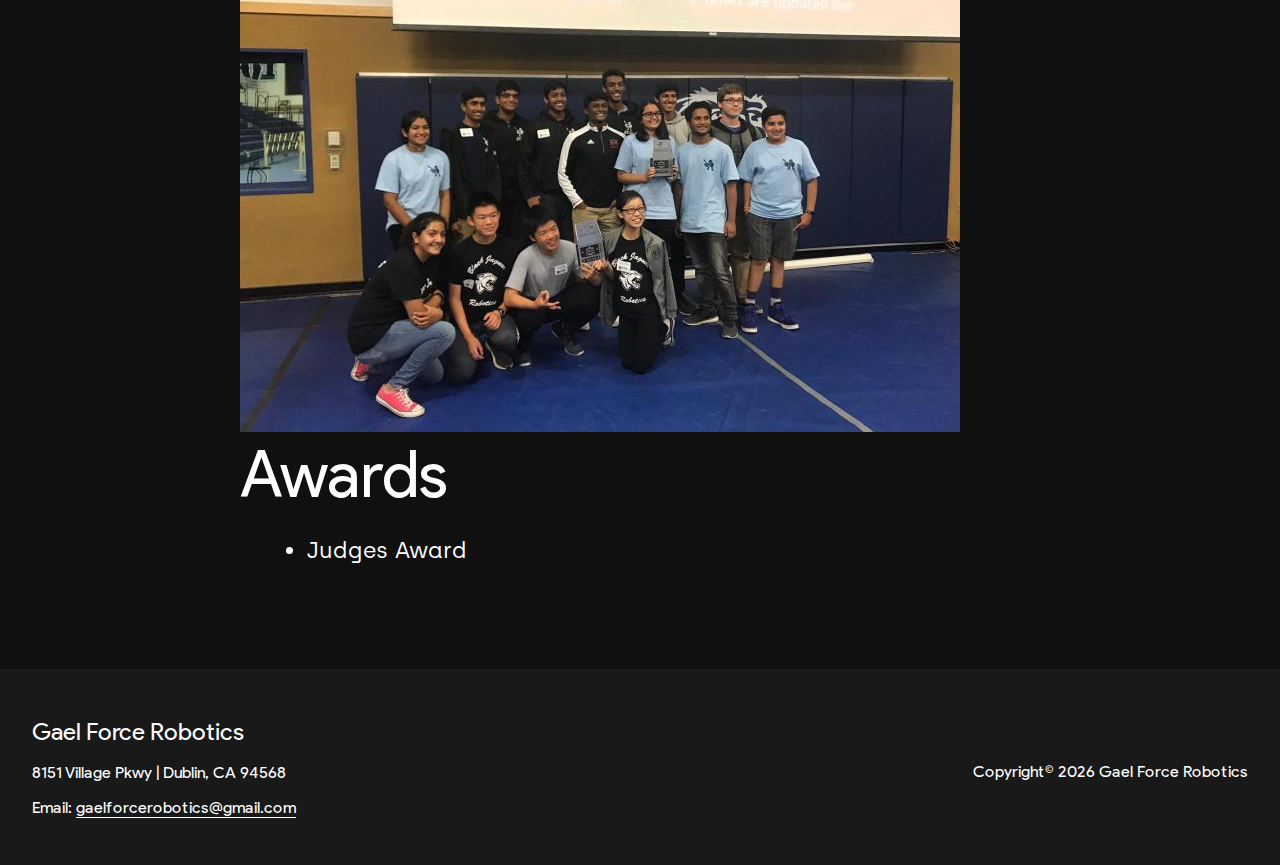
<file: teams/b.html>
<!DOCTYPE html>
<html lang="en" dir="ltr">
    <head>
        <meta charset="utf-8">
        <meta name="viewport" content="width=device-width, initial-scale=1">
        <title>Gael Force Robotics</title>
        <link rel="stylesheet" href="./../css/main.css">
        <link rel="stylesheet" href="./../css/fonts.css">
		<link rel="stylesheet" href="./../css/teams.css">
        <link href="https://fonts.googleapis.com/css?family=Montserrat:100,200,300,400,500,600,700" rel="stylesheet">
        <link rel="stylesheet" href="https://cdnjs.cloudflare.com/ajax/libs/animate.css/3.5.2/animate.min.css" integrity="sha384-OHBBOqpYHNsIqQy8hL1U+8OXf9hH6QRxi0+EODezv82DfnZoV7qoHAZDwMwEJvSw" crossorigin="anonymous">
        <link rel="stylesheet" href="https://use.fontawesome.com/releases/v5.2.0/css/all.css" integrity="sha384-hWVjflwFxL6sNzntih27bfxkr27PmbbK/iSvJ+a4+0owXq79v+lsFkW54bOGbiDQ" crossorigin="anonymous">
        <link rel="stylesheet" href="./../css/bootstrap-grid.min.css">
    </head>
    <body class="site">
        <nav>
            <div class="overlay">
                <button onClick="toggleNav()" class="navbutton">
                    <ul class="navicon">
                        <li class="line"></li>
                        <li class="line"></li>
                        <li class="line"></li>
                    </ul>
                </button>
                <div class="linkbox">
                    <div class="linkwrapper">
                        <ul class="links">
                            <li class="navlink">
                                <a href="../index.html" class="link" onclick="toggleNav()">Home</a>
                            </li>
                            <li class="navlink">
                                <a href="../join.html" class="link" onclick="toggleNav()">Join</a>
                            </li>
                            <li class="navlink">
                                <a href="../about.html" class="link" onclick="toggleNav()">About Us</a>
                            </li>
                            <li class="navlink">
                                <a href="#" class="link" onclick="toggleTeamNav()">Teams</a>
                            </li>
                            <li class="navlink">
                                <a href="../blog.html" class="link" onclick="toggleNav()">Blog</a>
                            </li>
                            
                            <li class="navlink">
                                <a href="../document.html" class="link" onclick="toggleNav()">Documents / Forms</a>
                            </li>
                            <li class="navlink">
                                <a href="../contact.html" class="link" onclick="toggleNav()">Contact Us</a>
                            </li>
                        </ul>
                    </div>
                </div>
            </div>
        </nav>
        <div class="teamoverlay">
            <button onClick="toggleTeamNav()" class="teambackbutton">
                <ul class="arrowicon">
                    <li class="arrowline"></li>
                    <li class="arrowline"></li>
                    <li class="arrowline"></li>
                </ul>
            </button>
            <div class="teambox">
                <div class="letterwrapper">
                    <h1 class="teamtitle">Team<span class="nospace">s</span></h1>
                    <div class="teamletters"> <!-- A B E C V Z -->
                        <a href="a.html" class="teamletter" onClick="toggleTeamNav()">A</a>
                        <a href="b.html" class="teamletter" onClick="toggleTeamNav()">B</a>
                        <a href="c.html" class="teamletter" onClick="toggleTeamNav()">C</a>
                        <a href="e.html" class="teamletter" onClick="toggleTeamNav()">E</a>
                        <a href="v.html" class="teamletter" onClick="toggleTeamNav()">V</a>
                        <a href="z.html" class="teamletter" onClick="toggleTeamNav()">Z</a>
                        <a href="gfa.html" class="teamletter" onClick="toggleTeamNav()">GFA</a>
                    </div>
                </div>
            </div>
        </div>
		<div class="themeBackground">

			<!-- LEGACY LANDING -->
			<header class="header-landing">
                <div class = "titleCenter">
                    <div class = "titleBackground">
                        <h1 class="title whiteText">5327B</h1>
                    </div>
                </div>
            </header>

        <div id = "teamPage" class="sectionheader content">
			<div class="flexwrapper">
                <h1 class="pagetitle">About Us</h1>
                <p class="paragraph">Hello, we are 5327B, one of the Gael Force Robotics teams. We are a team full of members ranging from freshmen to seniors. With our range of skills, we hope we can succeed in this year's game Tower Takeover, including programmers, builders and even more. In order to do so, we plan on organizing our team in a strategic and effective way in order to maximize our success in the coming Tower Takeover season. All though all members maintain a prominent material role, all of the members are truly driven by their passion to push forward, learn, and, of course, win in the coming tournaments. In the end, we hope our team can create a unique culture that can allow us to have fun and succeed.
                </p>
                
                <img src="../static/images/B.jpg">
				 
				<h1 class="pagetitle">Awards</h1>
				<ul class="awardsList">
					<li>Judges Award</li>
				</ul>

				

			</div>
		</div>
		</div>
        <footer class="row">
            <div class="col-lg-6 col-xs-12">
                <h2 class="footertext">Gael Force Robotics</h2>
                <p class="footertext">8151 Village Pkwy | Dublin, CA 94568</p>
                <p class="footertext">
                    Email: <a class="footertext mail" href="mailto:gaelforcerobotics@gmail.com">gaelforcerobotics@gmail.com</a>
                </p>
            </div>
            <div class="col-lg-6 col-xs-12">
                <div class="social">
                    <a href="https://www.facebook.com/GFR5327/" target="_blank" class="socialicons">
                        <i class="fab fa-facebook-f"></i>
                    </a>
                    <a href="https://twitter.com/gaelforcerobots" target="_blank" class="socialicons">
                        <i class="fab fa-twitter"></i>
                    </a>
                    <a href="https://www.youtube.com/user/GaelForceRobotics" target="_blank" class="socialicons">
                        <i class="fab fa-youtube"></i>
                    </a>
                    <a href="https://www.instagram.com/gaelforcerobotics" target="_blank" class="socialicons">
                        <i class="fab fa-instagram"></i>
                    </a>
                </div>
                <p class="copyright">Copyright&copy; <span id="currentYear"></span> Gael Force Robotics</p>
            </div>
        </footer>
        <script src="https://code.jquery.com/jquery-3.3.1.slim.min.js" integrity="sha384-q8i/X+965DzO0rT7abK41JStQIAqVgRVzpbzo5smXKp4YfRvH+8abtTE1Pi6jizo" crossorigin="anonymous"></script>
        <script src="./../js/index.js" charset="utf-8"></script>
        <script>
            parallax();
        </script>
    </body>
</html>
</file>
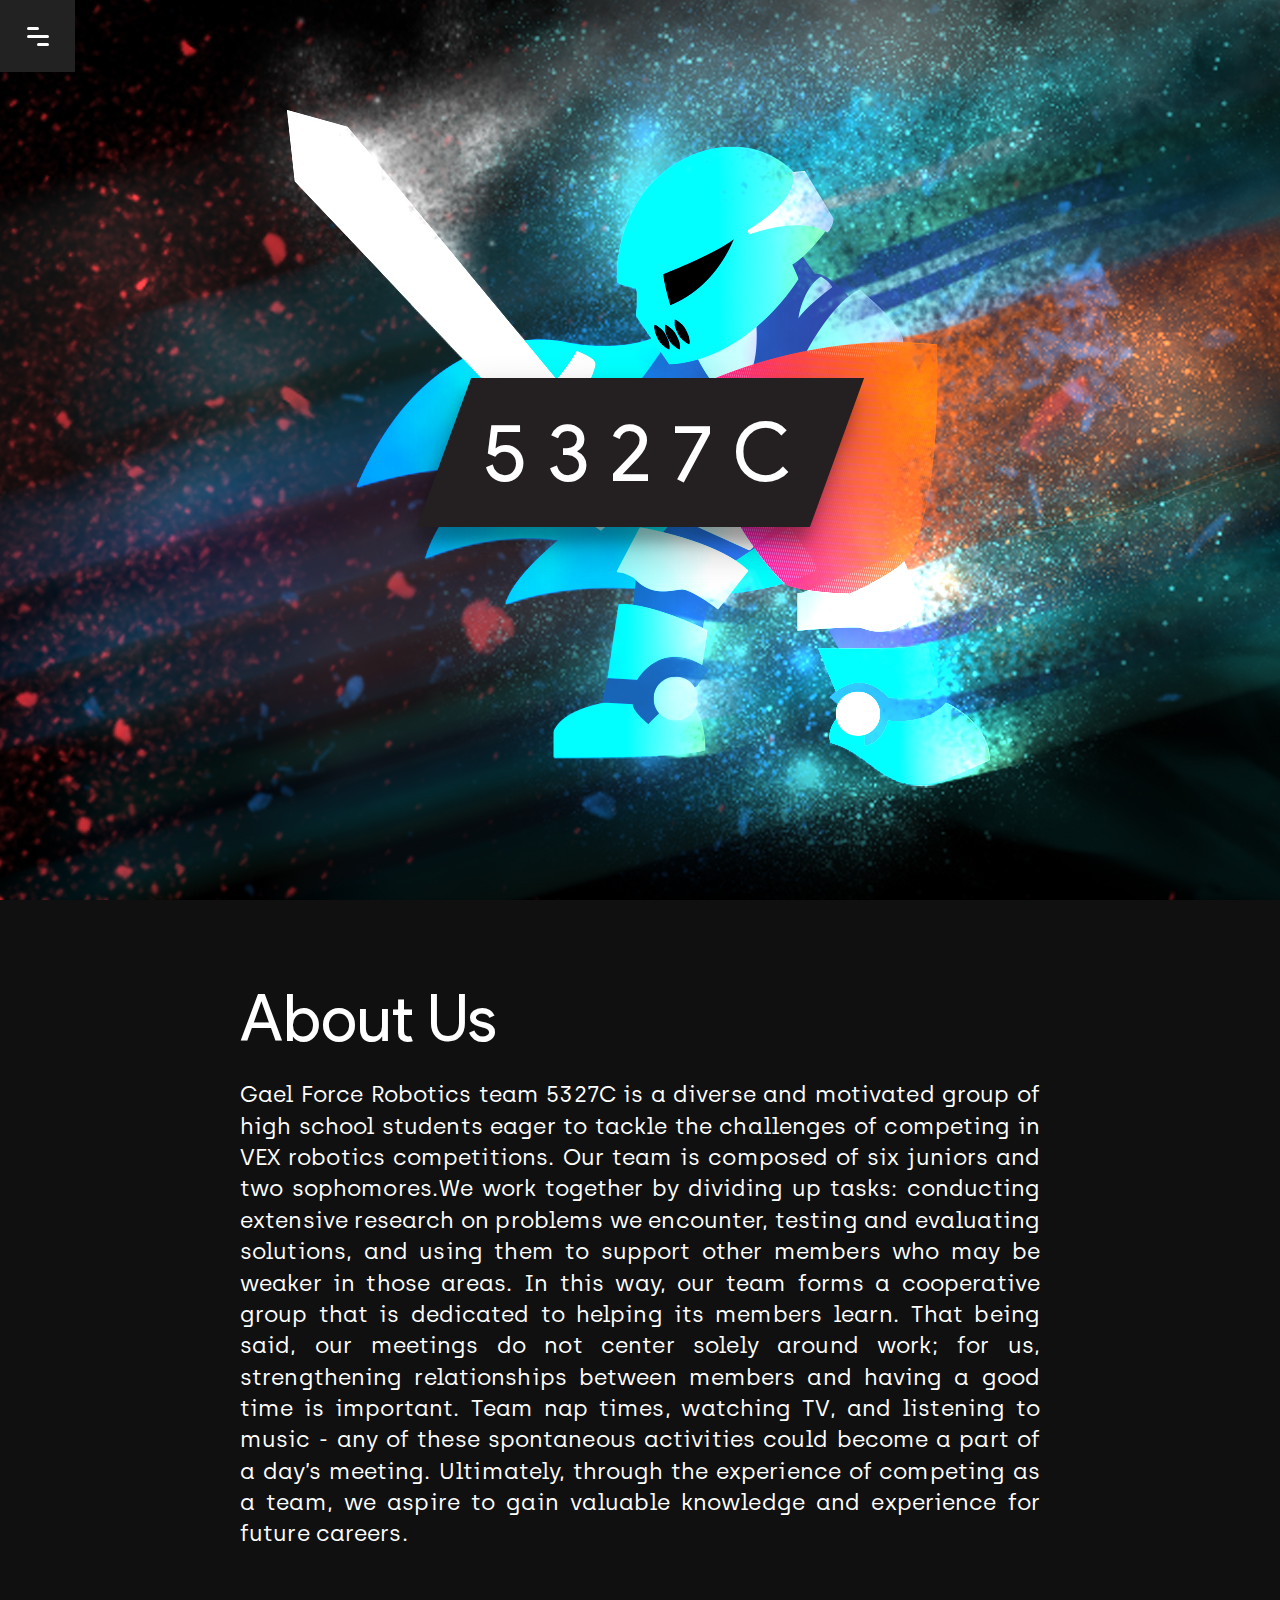
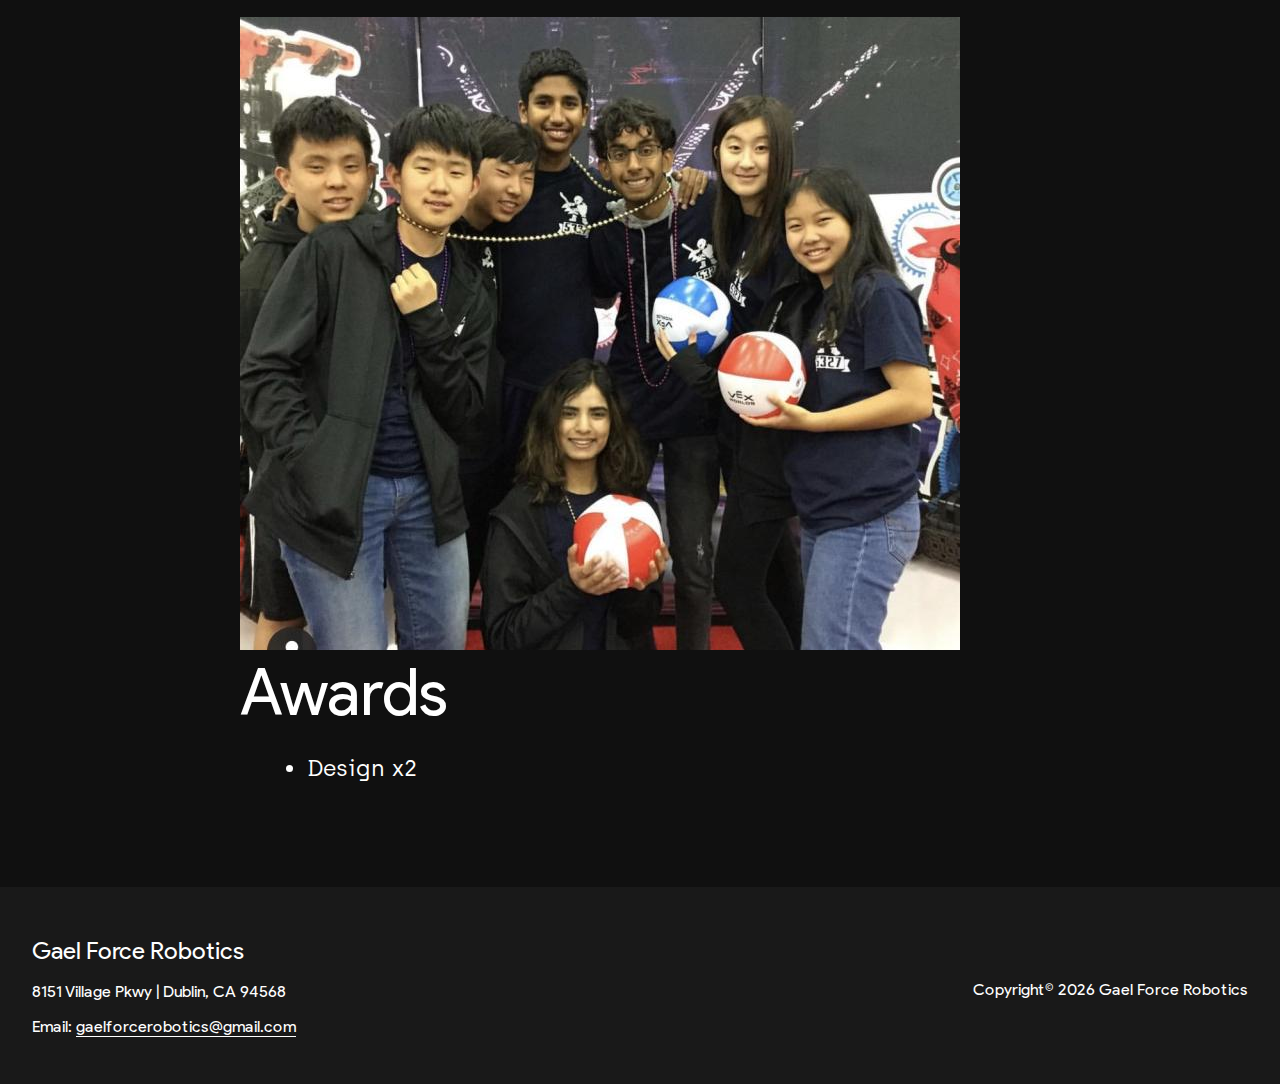
<file: teams/c.html>
<!DOCTYPE html>
<html lang="en" dir="ltr">
    <head>
        <meta charset="utf-8">
        <meta name="viewport" content="width=device-width, initial-scale=1">
        <title>Gael Force Robotics</title>
        <link rel="stylesheet" href="./../css/main.css">
        <link rel="stylesheet" href="./../css/fonts.css">
		<link rel="stylesheet" href="./../css/teams.css">
        <link href="https://fonts.googleapis.com/css?family=Montserrat:100,200,300,400,500,600,700" rel="stylesheet">
        <link rel="stylesheet" href="https://cdnjs.cloudflare.com/ajax/libs/animate.css/3.5.2/animate.min.css" integrity="sha384-OHBBOqpYHNsIqQy8hL1U+8OXf9hH6QRxi0+EODezv82DfnZoV7qoHAZDwMwEJvSw" crossorigin="anonymous">
        <link rel="stylesheet" href="https://use.fontawesome.com/releases/v5.2.0/css/all.css" integrity="sha384-hWVjflwFxL6sNzntih27bfxkr27PmbbK/iSvJ+a4+0owXq79v+lsFkW54bOGbiDQ" crossorigin="anonymous">
        <link rel="stylesheet" href="./../css/bootstrap-grid.min.css">
    </head>
    <body class="site">
        <nav>
            <div class="overlay">
                <button onClick="toggleNav()" class="navbutton">
                    <ul class="navicon">
                        <li class="line"></li>
                        <li class="line"></li>
                        <li class="line"></li>
                    </ul>
                </button>
                <div class="linkbox">
                    <div class="linkwrapper">
                        <ul class="links">
                            <li class="navlink">
                                <a href="../index.html" class="link" onclick="toggleNav()">Home</a>
                            </li>
                            <li class="navlink">
                                <a href="../join.html" class="link" onclick="toggleNav()">Join</a>
                            </li>
                            <li class="navlink">
                                <a href="../about.html" class="link" onclick="toggleNav()">About Us</a>
                            </li>
                            <li class="navlink">
                                <a href="#" class="link" onclick="toggleTeamNav()">Teams</a>
                            </li>
                            <li class="navlink">
                                <a href="../blog.html" class="link" onclick="toggleNav()">Blog</a>
                            </li>
                            
                            <li class="navlink">
                                <a href="../document.html" class="link" onclick="toggleNav()">Documents / Forms</a>
                            </li>
                            <li class="navlink">
                                <a href="../contact.html" class="link" onclick="toggleNav()">Contact Us</a>
                            </li>
                        </ul>
                    </div>
                </div>
            </div>
        </nav>
        <div class="teamoverlay">
            <button onClick="toggleTeamNav()" class="teambackbutton">
                <ul class="arrowicon">
                    <li class="arrowline"></li>
                    <li class="arrowline"></li>
                    <li class="arrowline"></li>
                </ul>
            </button>
            <div class="teambox">
                <div class="letterwrapper">
                    <h1 class="teamtitle">Team<span class="nospace">s</span></h1>
                    <div class="teamletters"> <!-- A B E C V Z -->
                        <a href="a.html" class="teamletter" onClick="toggleTeamNav()">A</a>
                        <a href="b.html" class="teamletter" onClick="toggleTeamNav()">B</a>
                        <a href="c.html" class="teamletter" onClick="toggleTeamNav()">C</a>
                        <a href="e.html" class="teamletter" onClick="toggleTeamNav()">E</a>
                        <a href="v.html" class="teamletter" onClick="toggleTeamNav()">V</a>
                        <a href="z.html" class="teamletter" onClick="toggleTeamNav()">Z</a>
                        <a href="gfa.html" class="teamletter" onClick="toggleTeamNav()">GFA</a>
                    </div>
                </div>
            </div>
        </div>
		<div class="themeBackground">

			<!-- LEGACY LANDING -->
			<header class="header-landing">
                <div class = "titleCenter">
                    <div class = "titleBackground">
                        <h1 class="title whiteText">5327C</h1>
                    </div>
                </div>
            </header>

        <div id = "teamPage" class="sectionheader content">
			<div class="flexwrapper">
                <h1 class="pagetitle">About Us</h1>
                <p class="paragraph">Gael Force Robotics team 5327C is a diverse and motivated group of high school students eager to tackle the challenges of competing in VEX robotics competitions. Our team is composed of six juniors and two sophomores.We work together by dividing up tasks: conducting extensive research on problems we encounter, testing and evaluating solutions, and using them to support other members who may be weaker in those areas. In this way, our team forms a cooperative group that is dedicated to helping its members learn. That being said, our meetings do not center solely around work; for us, strengthening relationships between members and having a good time is important. Team nap times, watching TV, and listening to music - any of these spontaneous activities could become a part of a day’s meeting. Ultimately, through the experience of competing as a team, we aspire to gain valuable knowledge and experience for future careers. 
                </p>

                <img src="../static/images/S.jpg"> 
                
				<h1 class="pagetitle">Awards</h1>
				<ul class="awardsList">
					<li>Design x2</li>
				</ul>

				
			</div>
		</div>
		</div>
        <footer class="row">
            <div class="col-lg-6 col-xs-12">
                <h2 class="footertext">Gael Force Robotics</h2>
                <p class="footertext">8151 Village Pkwy | Dublin, CA 94568</p>
                <p class="footertext">
                    Email: <a class="footertext mail" href="mailto:gaelforcerobotics@gmail.com">gaelforcerobotics@gmail.com</a>
                </p>
            </div>
            <div class="col-lg-6 col-xs-12">
                <div class="social">
                    <a href="https://www.facebook.com/GFR5327/" target="_blank" class="socialicons">
                        <i class="fab fa-facebook-f"></i>
                    </a>
                    <a href="https://twitter.com/gaelforcerobots" target="_blank" class="socialicons">
                        <i class="fab fa-twitter"></i>
                    </a>
                    <a href="https://www.youtube.com/user/GaelForceRobotics" target="_blank" class="socialicons">
                        <i class="fab fa-youtube"></i>
                    </a>
                    <a href="https://www.instagram.com/gaelforcerobotics" target="_blank" class="socialicons">
                        <i class="fab fa-instagram"></i>
                    </a>
                </div>
                <p class="copyright">Copyright&copy; <span id="currentYear"></span> Gael Force Robotics</p>
            </div>
        </footer>
        <script src="https://code.jquery.com/jquery-3.3.1.slim.min.js" integrity="sha384-q8i/X+965DzO0rT7abK41JStQIAqVgRVzpbzo5smXKp4YfRvH+8abtTE1Pi6jizo" crossorigin="anonymous"></script>
        <script src="./../js/index.js" charset="utf-8"></script>
        <script>
            parallax();
        </script>
    </body>
</html>
</file>
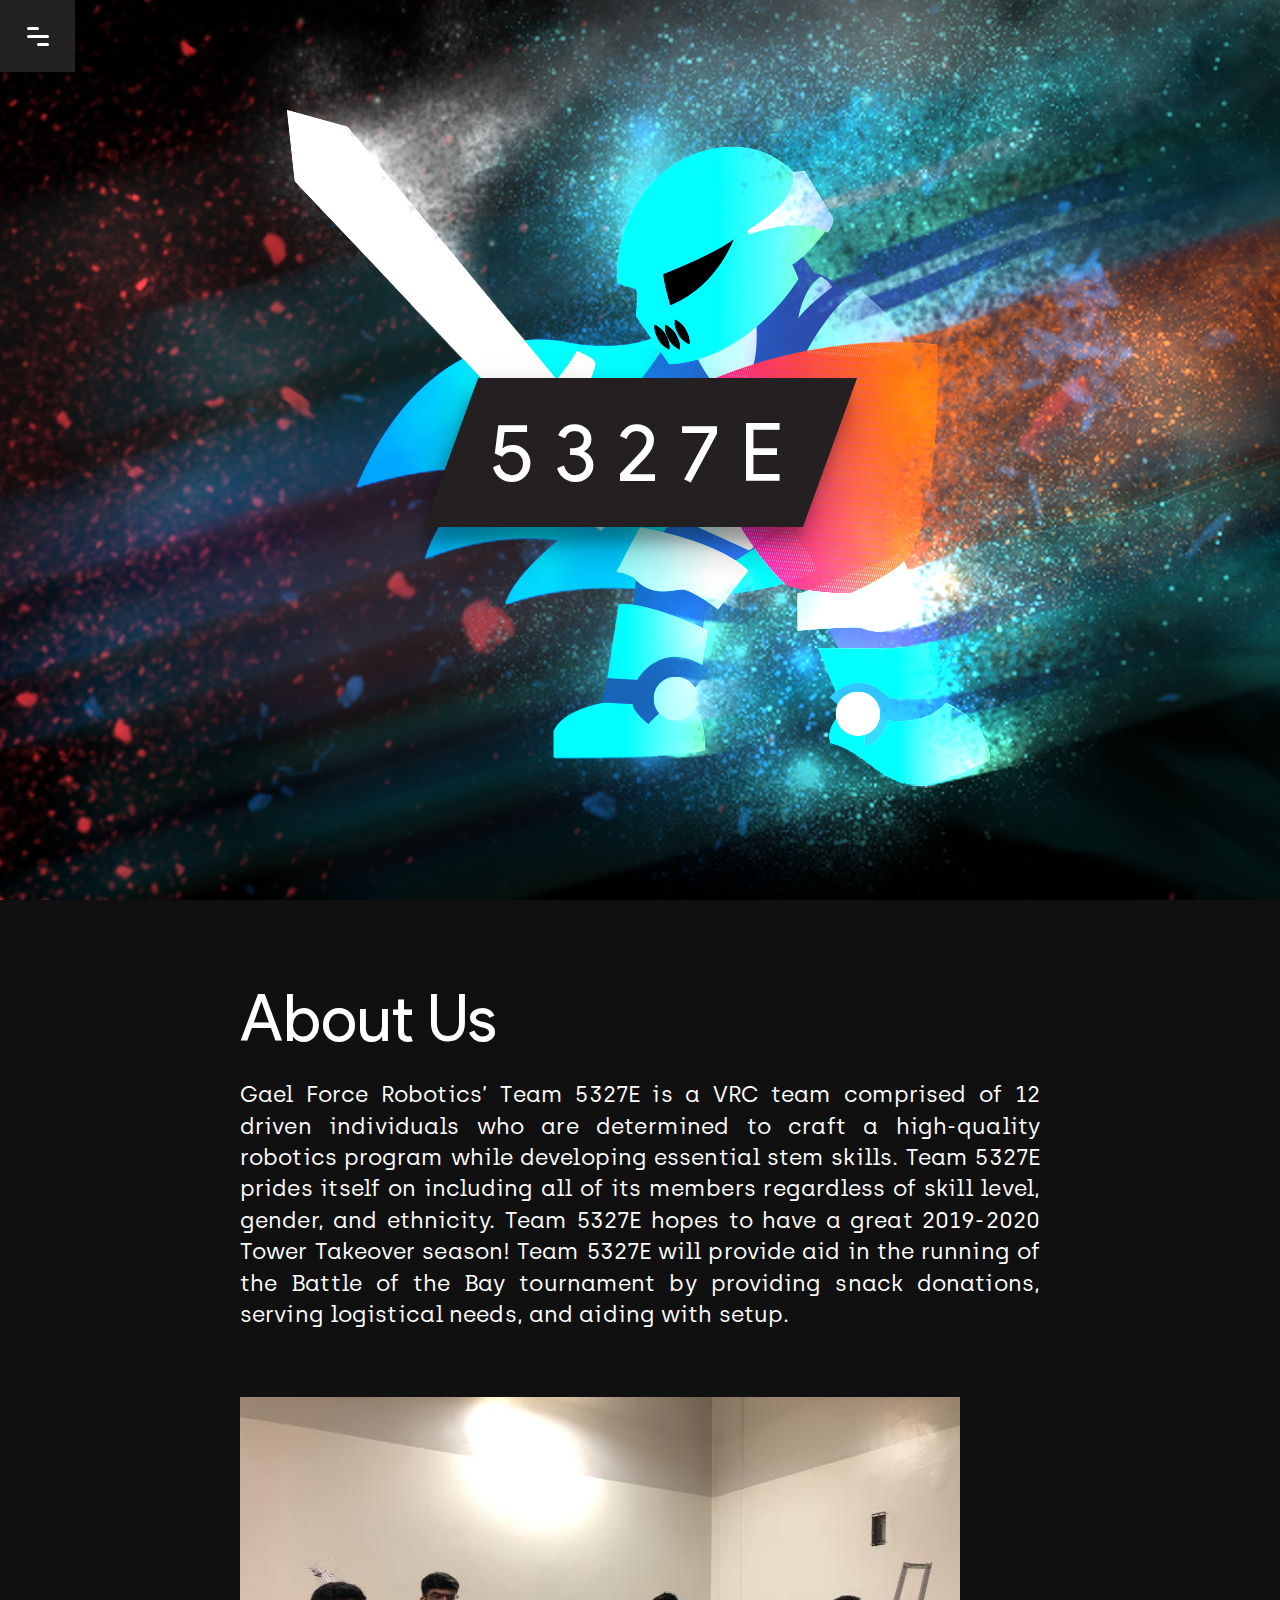
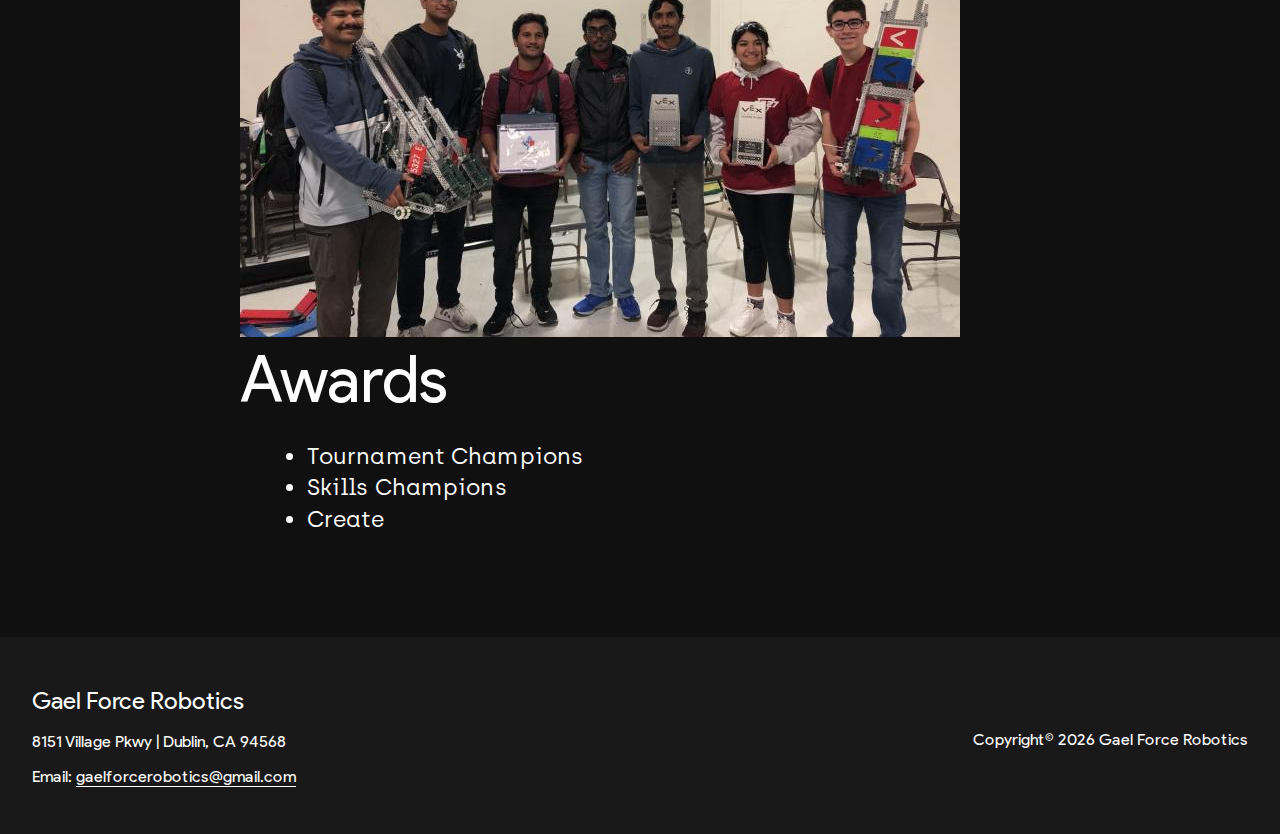
<file: teams/e.html>
<!DOCTYPE html>
<html lang="en" dir="ltr">
    <head>
        <meta charset="utf-8">
        <meta name="viewport" content="width=device-width, initial-scale=1">
        <title>Gael Force Robotics</title>
        <link rel="stylesheet" href="./../css/main.css">
        <link rel="stylesheet" href="./../css/fonts.css">
		<link rel="stylesheet" href="./../css/teams.css">
        <link href="https://fonts.googleapis.com/css?family=Montserrat:100,200,300,400,500,600,700" rel="stylesheet">
        <link rel="stylesheet" href="https://cdnjs.cloudflare.com/ajax/libs/animate.css/3.5.2/animate.min.css" integrity="sha384-OHBBOqpYHNsIqQy8hL1U+8OXf9hH6QRxi0+EODezv82DfnZoV7qoHAZDwMwEJvSw" crossorigin="anonymous">
        <link rel="stylesheet" href="https://use.fontawesome.com/releases/v5.2.0/css/all.css" integrity="sha384-hWVjflwFxL6sNzntih27bfxkr27PmbbK/iSvJ+a4+0owXq79v+lsFkW54bOGbiDQ" crossorigin="anonymous">
        <link rel="stylesheet" href="./../css/bootstrap-grid.min.css">
    </head>
    <body class="site">
        <nav>
            <div class="overlay">
                <button onClick="toggleNav()" class="navbutton">
                    <ul class="navicon">
                        <li class="line"></li>
                        <li class="line"></li>
                        <li class="line"></li>
                    </ul>
                </button>
                <div class="linkbox">
                    <div class="linkwrapper">
                        <ul class="links">
                            <li class="navlink">
                                <a href="../index.html" class="link" onclick="toggleNav()">Home</a>
                            </li>
                            <li class="navlink">
                                <a href="../join.html" class="link" onclick="toggleNav()">Join</a>
                            </li>
                            <li class="navlink">
                                <a href="../about.html" class="link" onclick="toggleNav()">About Us</a>
                            </li>
                            <li class="navlink">
                                <a href="#" class="link" onclick="toggleTeamNav()">Teams</a>
                            </li>
                            <li class="navlink">
                                <a href="../blog.html" class="link" onclick="toggleNav()">Blog</a>
                            </li>
                            
                            <li class="navlink">
                                <a href="../document.html" class="link" onclick="toggleNav()">Documents / Forms</a>
                            </li>
                            <li class="navlink">
                                <a href="../contact.html" class="link" onclick="toggleNav()">Contact Us</a>
                            </li>
                        </ul>
                    </div>
                </div>
            </div>
        </nav>
        <div class="teamoverlay">
            <button onClick="toggleTeamNav()" class="teambackbutton">
                <ul class="arrowicon">
                    <li class="arrowline"></li>
                    <li class="arrowline"></li>
                    <li class="arrowline"></li>
                </ul>
            </button>
            <div class="teambox">
                <div class="letterwrapper">
                    <h1 class="teamtitle">Team<span class="nospace">s</span></h1>
                    <div class="teamletters"> <!-- A B E C V Z -->
                        <a href="a.html" class="teamletter" onClick="toggleTeamNav()">A</a>
                        <a href="b.html" class="teamletter" onClick="toggleTeamNav()">B</a>
                        <a href="c.html" class="teamletter" onClick="toggleTeamNav()">C</a>
                        <a href="e.html" class="teamletter" onClick="toggleTeamNav()">E</a>
                        <a href="v.html" class="teamletter" onClick="toggleTeamNav()">V</a>
                        <a href="z.html" class="teamletter" onClick="toggleTeamNav()">Z</a>
                        <a href="gfa.html" class="teamletter" onClick="toggleTeamNav()">GFA</a>
                    </div>
                </div>
            </div>
        </div>
		<div class="themeBackground">

			<!-- LEGACY LANDING -->
			<header class="header-landing">
                <div class = "titleCenter">
                    <div class = "titleBackground">
                        <h1 class="title whiteText">5327E</h1>
                    </div>
                </div>
            </header>

        <div id = "teamPage" class="sectionheader content">
			<div class="flexwrapper">
                <h1 class="pagetitle">About Us</h1>
                <p class="paragraph">Gael Force Robotics’ Team 5327E is a VRC team comprised of 12 driven individuals who are determined to craft a high-quality robotics program while developing essential stem skills. Team 5327E prides itself on including all of its members regardless of skill level, gender, and ethnicity. Team 5327E hopes to have a great 2019-2020 Tower Takeover season! Team 5327E will provide aid in the running of the Battle of the Bay tournament by providing snack donations, serving logistical needs, and aiding with setup.
                </p>

                <!----
				<h1 class="pagetitle">The Robot</h1>
				<img src="../static/images/gallery/battle_of_the_bay/1.jpg" class="robotImg col-sm-12">
            	<p class="paragraph">Lorem ipsum dolor sit amet, integer amet, vestibulum mi elit sit turpis consectetuer bibendum, orci iaculis. Dolor suscipit nec mi pellentesque auctor curabitur, nec vestibulum in nunc nibh. Metus tortor id euismod aliquet gravida lectus. Nunc erat ut nulla sit molestie. Vitae luctus, aenean at erat mauris et. Pellentesque metus quis ornare sed vehicula. At dui porta pellentesque. Eget est adipiscing sed, augue interdum, quisque viverra diam mi, neque sollicitudin laoreet ante dapibus integer. Nteger amet, vestibulum mi elit sit turpis consectetuer bibendum, orci iaculis. Dolor suscipit nec mi pellentesque auctor curabitur, nec vestibulum in nunc nibh. Metus tortor id euismod aliquet gravida lectus. Nunc erat ut nulla sit molestie. Vitae luctus, aenean at erat mauris et. Pellentesque metus quis ornare sed vehicula. At dui porta pellentesque. Eget est adipiscing sed, augue inter.  Nunc erat ut nulla sit molestie. Vitae luctus, aenean at erat mauris et. Pellentesque metus quis ornare sed vehicula. At dui porta pellentesque. Eget est adipiscing sed, augue inter.  Nunc erat ut nulla sit molestie. Vitae luctus, aenean at erat mauris et. Pellentesque metus quis ornare sed vehicula. At dui porta pellentesque. Eget est adipiscing sed, augue inter.</p>
                -->

                <img src="../static/images/E.jpg">

				<h1 class="pagetitle">Awards</h1>
				<ul class="awardsList">
                    <li>Tournament Champions</li>
                    <li>Skills Champions</li>
                    <li>Create</li>
				</ul>

				

			</div>
		</div>
		</div>
        <footer class="row">
            <div class="col-lg-6 col-xs-12">
                <h2 class="footertext">Gael Force Robotics</h2>
                <p class="footertext">8151 Village Pkwy | Dublin, CA 94568</p>
                <p class="footertext">
                    Email: <a class="footertext mail" href="mailto:gaelforcerobotics@gmail.com">gaelforcerobotics@gmail.com</a>
                </p>
            </div>
            <div class="col-lg-6 col-xs-12">
                <div class="social">
                    <a href="https://www.facebook.com/GFR5327/" target="_blank" class="socialicons">
                        <i class="fab fa-facebook-f"></i>
                    </a>
                    <a href="https://twitter.com/gaelforcerobots" target="_blank" class="socialicons">
                        <i class="fab fa-twitter"></i>
                    </a>
                    <a href="https://www.youtube.com/user/GaelForceRobotics" target="_blank" class="socialicons">
                        <i class="fab fa-youtube"></i>
                    </a>
                    <a href="https://www.instagram.com/gaelforcerobotics" target="_blank" class="socialicons">
                        <i class="fab fa-instagram"></i>
                    </a>
                </div>
                <p class="copyright">Copyright&copy; <span id="currentYear"></span> Gael Force Robotics</p>
            </div>
        </footer>
        <script src="https://code.jquery.com/jquery-3.3.1.slim.min.js" integrity="sha384-q8i/X+965DzO0rT7abK41JStQIAqVgRVzpbzo5smXKp4YfRvH+8abtTE1Pi6jizo" crossorigin="anonymous"></script>
        <script src="./../js/index.js" charset="utf-8"></script>
        <script>
            parallax();
        </script>
    </body>
</html>
</file>
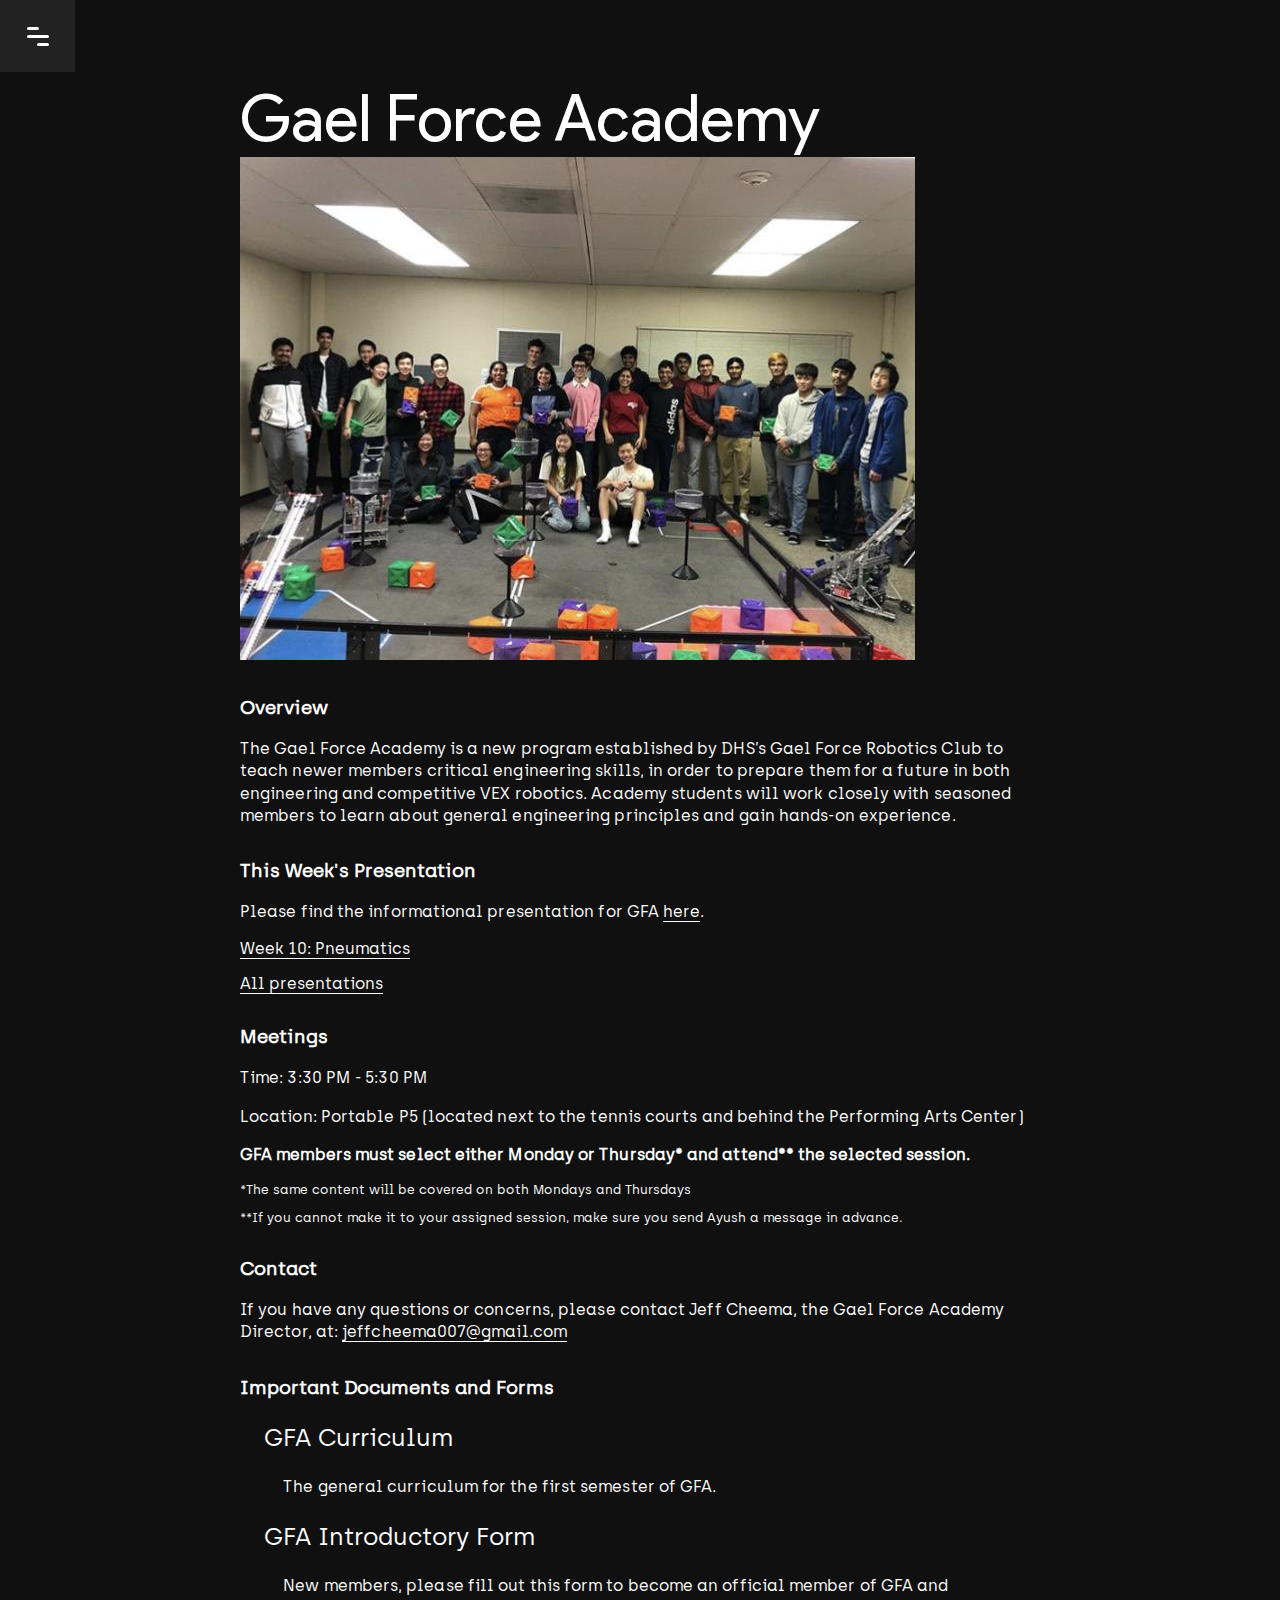
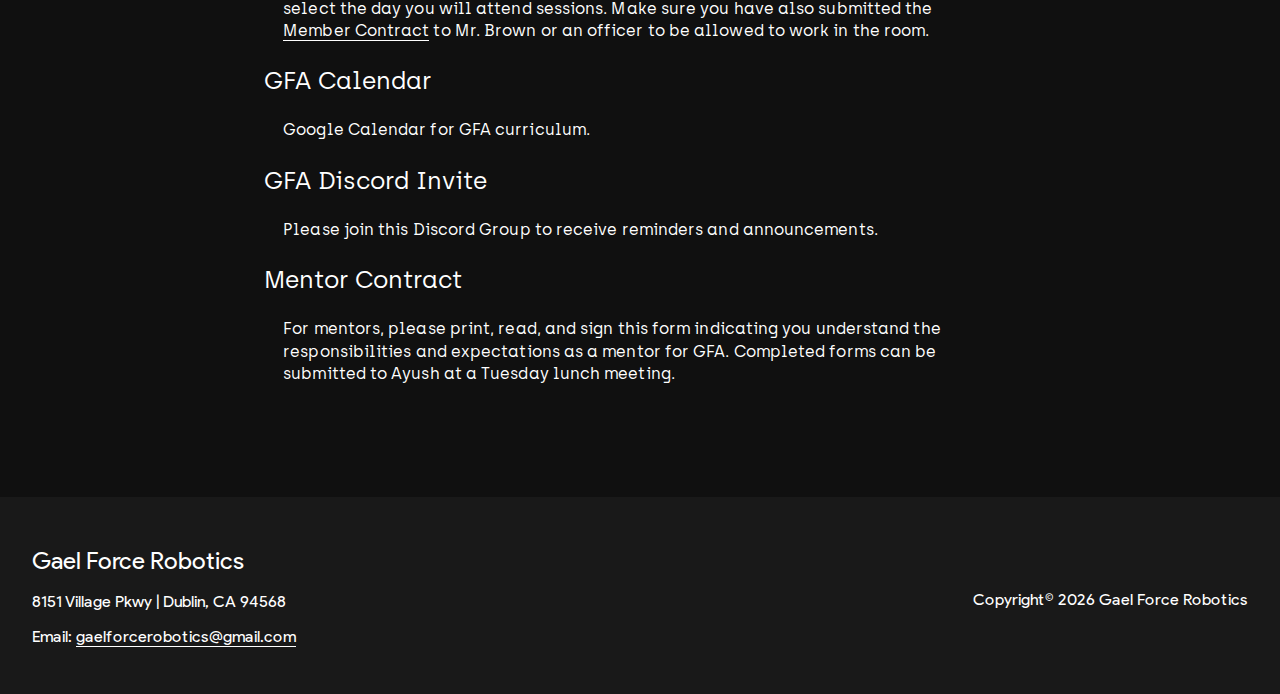
<file: teams/gfa.html>
<!DOCTYPE html>
<html lang="en" dir="ltr">
    <head>
        <meta charset="utf-8">
        <meta name="viewport" content="width=device-width, initial-scale=1">
        <title>Gael Force Robotics</title>
        <link rel="stylesheet" href="./../css/main.css">
        <link rel="stylesheet" href="./../css/fonts.css">
        <link href="https://fonts.googleapis.com/css?family=Montserrat:100,200,300,400,500,600,700" rel="stylesheet">
        <link rel="stylesheet" href="https://cdnjs.cloudflare.com/ajax/libs/animate.css/3.5.2/animate.min.css" integrity="sha384-OHBBOqpYHNsIqQy8hL1U+8OXf9hH6QRxi0+EODezv82DfnZoV7qoHAZDwMwEJvSw" crossorigin="anonymous">
        <link rel="stylesheet" href="https://use.fontawesome.com/releases/v5.2.0/css/all.css" integrity="sha384-hWVjflwFxL6sNzntih27bfxkr27PmbbK/iSvJ+a4+0owXq79v+lsFkW54bOGbiDQ" crossorigin="anonymous">
        <link rel="stylesheet" href="./../css/bootstrap-grid.min.css">
    </head>
    <body class="site">
        <nav>
            <div class="overlay">
                <button onClick="toggleNav()" class="navbutton">
                    <ul class="navicon">
                        <li class="line"></li>
                        <li class="line"></li>
                        <li class="line"></li>
                    </ul>
                </button>
                <div class="linkbox">
                    <div class="linkwrapper">
                        <ul class="links">
                            <li class="navlink">
                                <a href="../index.html" class="link" onclick="toggleNav()">Home</a>
                            </li>
                            <li class="navlink">
                                <a href="../join.html" class="link" onclick="toggleNav()">Join</a>
                            </li>
                            <li class="navlink">
                                <a href="../about.html" class="link" onclick="toggleNav()">About Us</a>
                            </li>
                            <li class="navlink">
                                <a href="#" class="link" onclick="toggleTeamNav()">Teams</a>
                            </li>
                            <li class="navlink">
                                <a href="../blog.html" class="link" onclick="toggleNav()">Blog</a>
                            </li>
                            
                            <li class="navlink">
                                <a href="../document.html" class="link" onclick="toggleNav()">Documents / Forms</a>
                            </li>
                            <li class="navlink">
                                <a href="../contact.html" class="link" onclick="toggleNav()">Contact Us</a>
                            </li>
                        </ul>
                    </div>
                </div>
            </div>
        </nav>
        <div class="teamoverlay">
            <button onClick="toggleTeamNav()" class="teambackbutton">
                <ul class="arrowicon">
                    <li class="arrowline"></li>
                    <li class="arrowline"></li>
                    <li class="arrowline"></li>
                </ul>
            </button>
            <div class="teambox">
                <div class="letterwrapper">
                    <h1 class="teamtitle">Team<span class="nospace">s</span></h1>
                    <div class="teamletters"> <!-- A B E C V Z -->
                        <a href="a.html" class="teamletter" onClick="toggleTeamNav()">A</a>
                        <a href="b.html" class="teamletter" onClick="toggleTeamNav()">B</a>
                        <a href="c.html" class="teamletter" onClick="toggleTeamNav()">C</a>
                        <a href="e.html" class="teamletter" onClick="toggleTeamNav()">E</a>
                        <a href="v.html" class="teamletter" onClick="toggleTeamNav()">V</a>
                        <a href="z.html" class="teamletter" onClick="toggleTeamNav()">Z</a>
                        <a href="gfa.html" class="teamletter" onClick="toggleTeamNav()">GFA</a>
                    </div>
                </div>
            </div>
        </div>
        <div class="sectionheader content">
            <div class="flexwrapper">
                <h1 class="pagetitle">Gael Force Academy</h1>
                <img src="../static/images/gfa.jpg">
                <div class="textbody">
                    <h3 class="bodytitle">Overview</h3>
                    <div class="bodytext">
                        <p class="paragraph">The Gael Force Academy is a new program established by DHS’s Gael Force Robotics Club to teach newer members critical engineering skills, in order to prepare them for a future in both engineering and competitive VEX robotics. Academy students will work closely with seasoned members to learn about general engineering principles and gain hands-on experience.</p>
                    </div>
                </div>
                <div class="textbody">
                    <h3 class="bodytitle">This Week's Presentation</h3>
                    <div class="bodytext">
                        <div class="prezlinkcontainer">
                            <p class="paragraph">Please find the informational presentation for GFA <a class="generallink" href="https://drive.google.com/open?id=1ds09cnbuP2DbrLcoegZKKnc79plkbSCr24seIgcbFgU">here</a>.</p>
                            <a class="generallink currentprez" href="https://docs.google.com/presentation/d/1tAoT00f0vkvJdGKOXtnCcJoTJFKIE-JTNOChUGvE8DI/edit?usp=sharing" target="_blank">Week 10: Pneumatics</a>
                        </div>
                        <div class="prezlinkcontainer">
                            <a class="generallink allprez" href="./presentations.html">All presentations</a>
                        </div>
                    </div>
                </div>
                <div class="textbody">
                    <h3 class="bodytitle">Meetings</h3>
                    <div class="bodytext">
                        <p class="paragraph">Time: 3:30 PM - 5:30 PM</p>
                        <p class="paragraph">Location: Portable P5 (located next to the tennis courts and behind the Performing Arts Center)</p>
                        <p class="paragraph"><strong>GFA members must select either Monday or Thursday* and attend** the selected session.</strong></p>
                        <p class="footnote">*The same content will be covered on both Mondays and Thursdays</p>
                        <p class="footnote">**If you cannot make it to your assigned session, make sure you send Ayush a message in advance.</p>
                    </div>
                </div>
                <div class="textbody">
                    <h3 class="bodytitle">Contact</h3>
                    <div class="bodytext">
                        <p class="paragraph">If you have any questions or concerns, please contact Jeff Cheema, the Gael Force Academy Director, at: <a class="mail" href="mailto:jeffcheema007@gmail.com">jeffcheema007@gmail.com</a></p>
                    </div>
                </div>
                <div class="textbody">
                    <h3 class="bodytitle">Important Documents and Forms</h3>
                    <div class="bodytext">
                        <div class="formlinks">
                            <a class="formlink" href="https://docs.google.com/document/d/16bM_7dPsP-nt4ZdxYlFk2e33OfS4_SsyxWBz4e2wluM/edit?usp=sharing" target="_blank"><i class="fas fa-chalkboard-teacher fileicon"></i>GFA Curriculum</a>
                            <p class="paragraph documentdescription">The general curriculum for the first semester of GFA.</p>
                            <a class="formlink" href="https://goo.gl/forms/b24GnVVBSCuXfgcy1" target="_blank"><i class="fas fa-file fileicon"></i>GFA Introductory Form</a>
                            <p class="paragraph documentdescription">New members, please fill out this form to become an official member of GFA and select the day you will attend sessions. Make sure you have also submitted the <a class="generallink"  href="/document.html">Member Contract</a> to Mr. Brown or an officer to be allowed to work in the room.</p>
                            <a class="formlink" href="https://calendar.google.com/calendar?cid=MGE0c3M2MTBvaHVxY2lkNGs4dDlkMGNyYjBAZ3JvdXAuY2FsZW5kYXIuZ29vZ2xlLmNvbQ" target="_blank"><i class="far fa-calendar fileicon"></i>GFA Calendar</a>
                            <p class="paragraph documentdescription">Google Calendar for GFA curriculum.</p>
                            <a class="formlink" href="https://discord.gg/G5QCwCv" target="_blank"><i class="fab fa-discord fileicon"></i>GFA Discord Invite</a>
                            <p class="paragraph documentdescription">Please join this Discord Group to receive reminders and announcements.</p>
                            <a class="formlink" href="https://docs.google.com/document/d/1MTc24wHs8ZPWHug5V56zqVlIDSkyaXu_N8_t9hXVVUM/edit?usp=sharing" target="_blank"><i class="fas fa-file fileicon"></i>Mentor Contract</a>
                            <p class="paragraph documentdescription">For mentors, please print, read, and sign this form indicating you understand the responsibilities and expectations as a mentor for GFA. Completed forms can be submitted to Ayush at a Tuesday lunch meeting.</p>
                        </div>
                    </div>
                </div>
            </div>
        </div>
        <footer class="row">
            <div class="col-lg-6 col-xs-12">
                <h2 class="footertext">Gael Force Robotics</h2>
                <p class="footertext">8151 Village Pkwy | Dublin, CA 94568</p>
                <p class="footertext">
                    Email: <a class="footertext mail" href="mailto:gaelforcerobotics@gmail.com">gaelforcerobotics@gmail.com</a>
                </p>
            </div>
            <div class="col-lg-6 col-xs-12">
                <div class="social">
                    <a href="#" class="socialicons">
                        <i class="fab fa-facebook-f"></i>
                    </a>
                    <a href="#" class="socialicons">
                        <i class="fab fa-twitter"></i>
                    </a>
                    <a href="#" class="socialicons">
                        <i class="fab fa-youtube"></i>
                    </a>
                    <a href="#" class="socialicons">
                        <i class="fab fa-instagram"></i>
                    </a>
                </div>
                <p class="copyright">Copyright&copy; <span id="currentYear"></span> Gael Force Robotics</p>
            </div>
        </footer>
        <script src="https://code.jquery.com/jquery-3.3.1.slim.min.js" integrity="sha384-q8i/X+965DzO0rT7abK41JStQIAqVgRVzpbzo5smXKp4YfRvH+8abtTE1Pi6jizo" crossorigin="anonymous"></script>
        <script src="./../js/index.js" charset="utf-8"></script>
    </body>
</html>
</file>
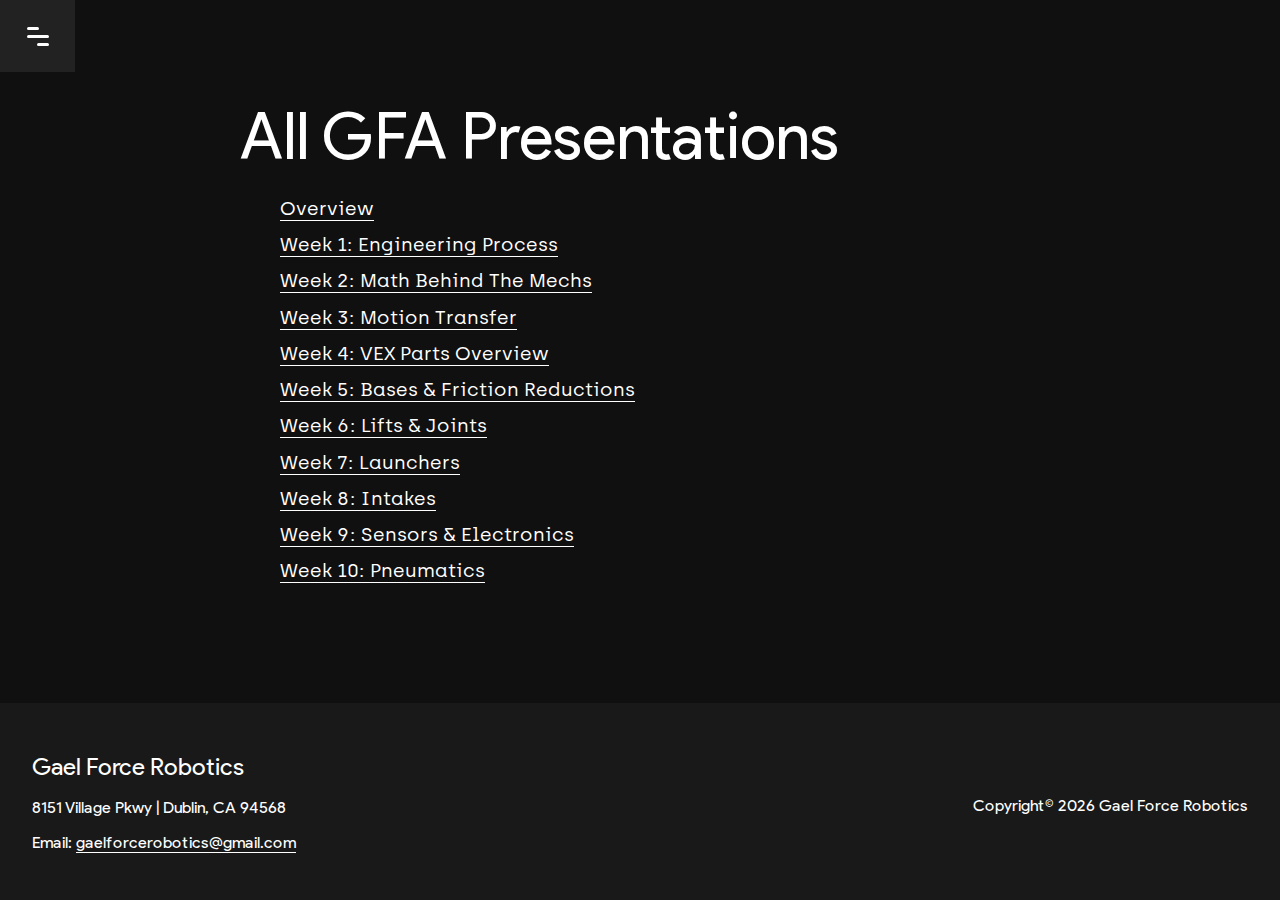
<file: teams/presentations.html>
<!DOCTYPE html>
<html lang="en" dir="ltr">
    <head>
        <meta charset="utf-8">
        <meta name="viewport" content="width=device-width, initial-scale=1">
        <title>Gael Force Robotics</title>
        <link rel="stylesheet" href="./../css/main.css">
        <link rel="stylesheet" href="./../css/fonts.css">
        <link href="https://fonts.googleapis.com/css?family=Montserrat:100,200,300,400,500,600,700" rel="stylesheet">
        <link rel="stylesheet" href="https://cdnjs.cloudflare.com/ajax/libs/animate.css/3.5.2/animate.min.css" integrity="sha384-OHBBOqpYHNsIqQy8hL1U+8OXf9hH6QRxi0+EODezv82DfnZoV7qoHAZDwMwEJvSw" crossorigin="anonymous">
        <link rel="stylesheet" href="https://use.fontawesome.com/releases/v5.2.0/css/all.css" integrity="sha384-hWVjflwFxL6sNzntih27bfxkr27PmbbK/iSvJ+a4+0owXq79v+lsFkW54bOGbiDQ" crossorigin="anonymous">
        <link rel="stylesheet" href="./../css/bootstrap-grid.min.css">
    </head>
    <body class="site">
        <nav>
            <div class="overlay">
                <button onClick="toggleNav()" class="navbutton">
                    <ul class="navicon">
                        <li class="line"></li>
                        <li class="line"></li>
                        <li class="line"></li>
                    </ul>
                </button>
                <div class="linkbox">
                    <div class="linkwrapper">
                        <ul class="links">
                            <li class="navlink">
                                <a href="../index.html" class="link" onclick="toggleNav()">Home</a>
                            </li>
                            <li class="navlink">
                                <a href="../join.html" class="link" onclick="toggleNav()">Join</a>
                            </li>
                            <li class="navlink">
                                <a href="../about.html" class="link" onclick="toggleNav()">About Us</a>
                            </li>
                            <li class="navlink">
                                <a href="#" class="link" onclick="toggleTeamNav()">Teams</a>
                            </li>
                            <li class="navlink">
                                <a href="../blog.html" class="link" onclick="toggleNav()">Blog</a>
                            </li>
                            
                            <li class="navlink">
                                <a href="../document.html" class="link" onclick="toggleNav()">Documents / Forms</a>
                            </li>
                            <li class="navlink">
                                <a href="../contact.html" class="link" onclick="toggleNav()">Contact Us</a>
                            </li>
                        </ul>
                    </div>
                </div>
            </div>
        </nav>
        <div class="teamoverlay">
            <button onClick="toggleTeamNav()" class="teambackbutton">
                <ul class="arrowicon">
                    <li class="arrowline"></li>
                    <li class="arrowline"></li>
                    <li class="arrowline"></li>
                </ul>
            </button>
            <div class="teambox">
                <div class="letterwrapper">
                    <h1 class="teamtitle">Team<span class="nospace">s</span></h1>
                    <div class="teamletters"> <!-- A B E C V Z -->
                        <a href="a.html" class="teamletter" onClick="toggleTeamNav()">A</a>
                        <a href="b.html" class="teamletter" onClick="toggleTeamNav()">B</a>
                        <a href="c.html" class="teamletter" onClick="toggleTeamNav()">C</a>
                        <a href="e.html" class="teamletter" onClick="toggleTeamNav()">E</a>
                        <a href="v.html" class="teamletter" onClick="toggleTeamNav()">V</a>
                        <a href="z.html" class="teamletter" onClick="toggleTeamNav()">Z</a>
                        <a href="gfa.html" class="teamletter" onClick="toggleTeamNav()">GFA</a>
                    </div>
                </div>
            </div>
        </div>
        <div class="sectionheader content">
            <div class="flexwrapper">
                <h1 class="pagetitle">All GFA Presentations</h1>
                <ul id="presentationList">
                </ul>
            </div>
        </div>
        <footer class="row">
            <div class="col-lg-6 col-xs-12">
                <h2 class="footertext">Gael Force Robotics</h2>
                <p class="footertext">8151 Village Pkwy | Dublin, CA 94568</p>
                <p class="footertext">
                    Email: <a class="footertext mail" href="mailto:gaelforcerobotics@gmail.com">gaelforcerobotics@gmail.com</a>
                </p>
            </div>
            <div class="col-lg-6 col-xs-12">
                <div class="social">
                    <a href="https://www.facebook.com/GFR5327/" target="_blank" class="socialicons">
                        <i class="fab fa-facebook-f"></i>
                    </a>
                    <a href="https://twitter.com/gaelforcerobots" target="_blank" class="socialicons">
                        <i class="fab fa-twitter"></i>
                    </a>
                    <a href="https://www.youtube.com/user/GaelForceRobotics" target="_blank" class="socialicons">
                        <i class="fab fa-youtube"></i>
                    </a>
                    <a href="https://www.instagram.com/gaelforcerobotics" target="_blank" class="socialicons">
                        <i class="fab fa-instagram"></i>
                    </a>
                </div>
                <p class="copyright">Copyright&copy; <span id="currentYear"></span> Gael Force Robotics</p>
            </div>
        </footer>
        <script src="https://code.jquery.com/jquery-3.3.1.slim.min.js" integrity="sha384-q8i/X+965DzO0rT7abK41JStQIAqVgRVzpbzo5smXKp4YfRvH+8abtTE1Pi6jizo" crossorigin="anonymous"></script>
        <script src="./../js/index.js" charset="utf-8"></script>
    </body>
</html>
</file>
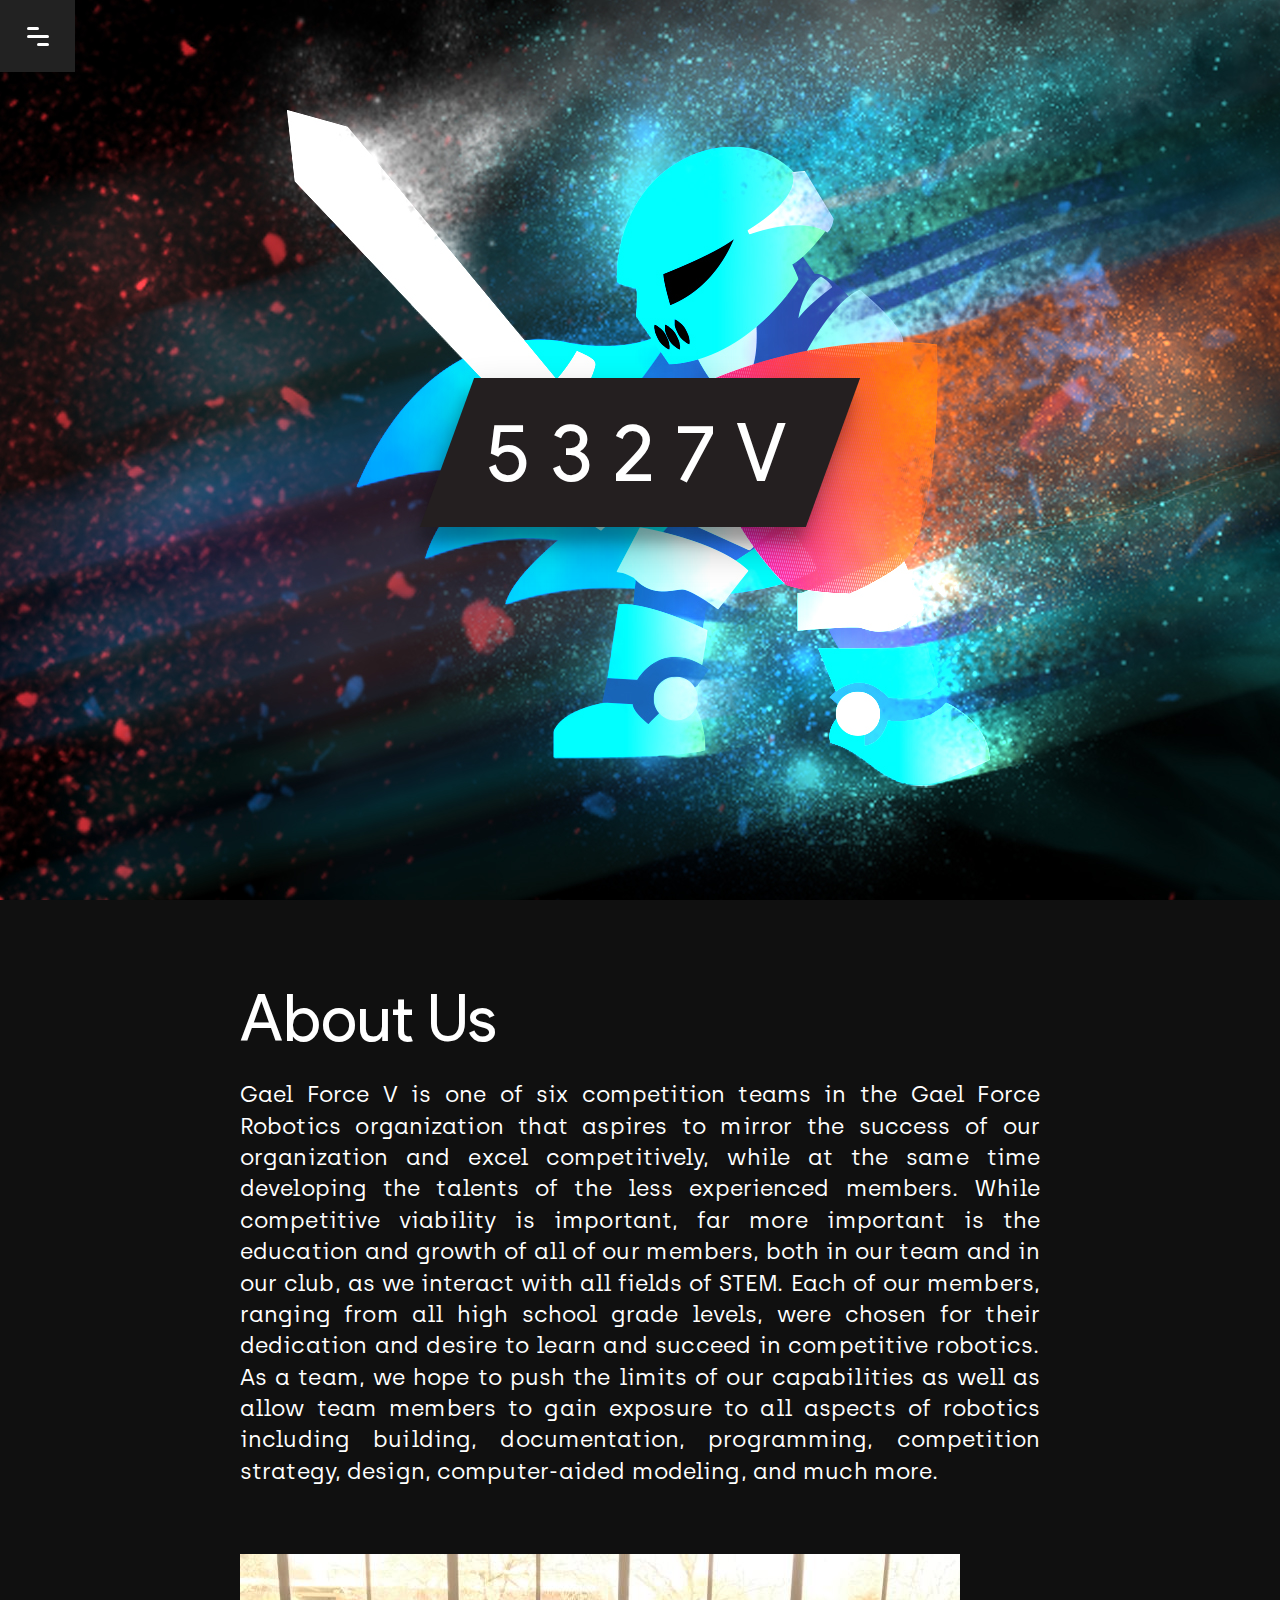
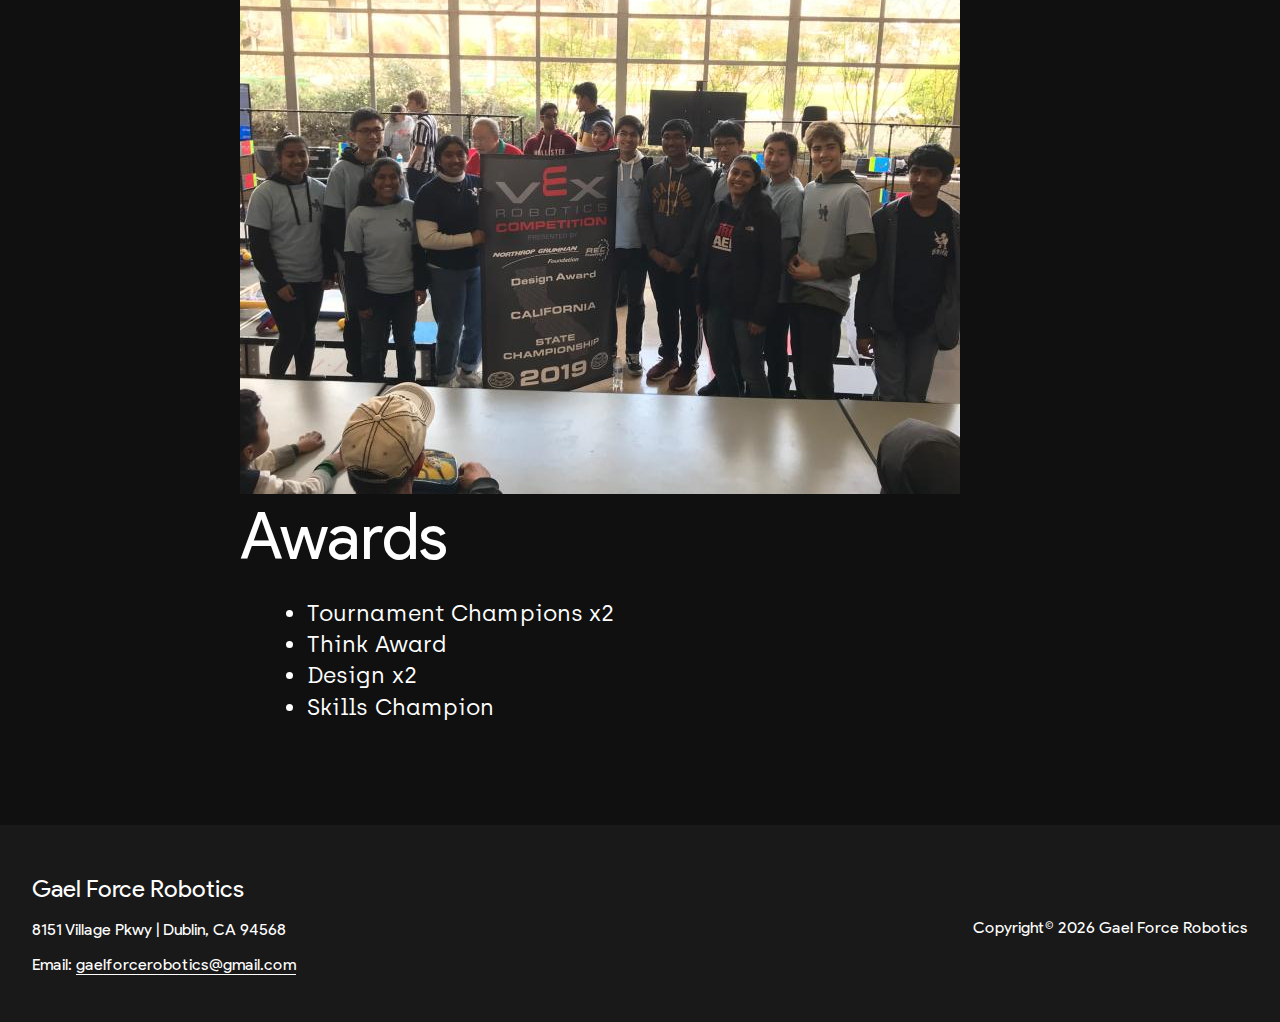
<file: teams/v.html>
<!DOCTYPE html>
<html lang="en" dir="ltr">
    <head>
        <meta charset="utf-8">
        <meta name="viewport" content="width=device-width, initial-scale=1">
        <title>Gael Force Robotics</title>
        <link rel="stylesheet" href="./../css/main.css">
        <link rel="stylesheet" href="./../css/fonts.css">
		<link rel="stylesheet" href="./../css/teams.css">
        <link href="https://fonts.googleapis.com/css?family=Montserrat:100,200,300,400,500,600,700" rel="stylesheet">
        <link rel="stylesheet" href="https://cdnjs.cloudflare.com/ajax/libs/animate.css/3.5.2/animate.min.css" integrity="sha384-OHBBOqpYHNsIqQy8hL1U+8OXf9hH6QRxi0+EODezv82DfnZoV7qoHAZDwMwEJvSw" crossorigin="anonymous">
        <link rel="stylesheet" href="https://use.fontawesome.com/releases/v5.2.0/css/all.css" integrity="sha384-hWVjflwFxL6sNzntih27bfxkr27PmbbK/iSvJ+a4+0owXq79v+lsFkW54bOGbiDQ" crossorigin="anonymous">
        <link rel="stylesheet" href="./../css/bootstrap-grid.min.css">
    </head>
    <body class="site">
        <nav>
            <div class="overlay">
                <button onClick="toggleNav()" class="navbutton">
                    <ul class="navicon">
                        <li class="line"></li>
                        <li class="line"></li>
                        <li class="line"></li>
                    </ul>
                </button>
                <div class="linkbox">
                    <div class="linkwrapper">
                        <ul class="links">
                            <li class="navlink">
                                <a href="../index.html" class="link" onclick="toggleNav()">Home</a>
                            </li>
                            <li class="navlink">
                                <a href="../join.html" class="link" onclick="toggleNav()">Join</a>
                            </li>
                            <li class="navlink">
                                <a href="../about.html" class="link" onclick="toggleNav()">About Us</a>
                            </li>
                            <li class="navlink">
                                <a href="#" class="link" onclick="toggleTeamNav()">Teams</a>
                            </li>
                            <li class="navlink">
                                <a href="../blog.html" class="link" onclick="toggleNav()">Blog</a>
                            </li>
                            
                            <li class="navlink">
                                <a href="../document.html" class="link" onclick="toggleNav()">Documents / Forms</a>
                            </li>
                            <li class="navlink">
                                <a href="../contact.html" class="link" onclick="toggleNav()">Contact Us</a>
                            </li>
                        </ul>
                    </div>
                </div>
            </div>
        </nav>
        <div class="teamoverlay">
            <button onClick="toggleTeamNav()" class="teambackbutton">
                <ul class="arrowicon">
                    <li class="arrowline"></li>
                    <li class="arrowline"></li>
                    <li class="arrowline"></li>
                </ul>
            </button>
            <div class="teambox">
                <div class="letterwrapper">
                    <h1 class="teamtitle">Team<span class="nospace">s</span></h1>
                    <div class="teamletters"> <!-- A B E C V Z -->
                        <a href="a.html" class="teamletter" onClick="toggleTeamNav()">A</a>
                        <a href="b.html" class="teamletter" onClick="toggleTeamNav()">B</a>
                        <a href="c.html" class="teamletter" onClick="toggleTeamNav()">C</a>
                        <a href="e.html" class="teamletter" onClick="toggleTeamNav()">E</a>
                        <a href="v.html" class="teamletter" onClick="toggleTeamNav()">V</a>
                        <a href="z.html" class="teamletter" onClick="toggleTeamNav()">Z</a>
                        <a href="gfa.html" class="teamletter" onClick="toggleTeamNav()">GFA</a>
                    </div>
                </div>
            </div>
        </div>
		<div class="themeBackground">

			<!-- LEGACY LANDING -->
			<header class="header-landing">
                <div class = "titleCenter">
                    <div class = "titleBackground">
                        <h1 class="title whiteText">5327V</h1>
                    </div>
                </div>
            </header>

        <div id = "teamPage" class="sectionheader content">
			<div class="flexwrapper">
                <h1 class="pagetitle">About Us</h1>
                <p class="paragraph">Gael Force V is one of six competition teams in the Gael Force Robotics organization that aspires to mirror the success of our organization and excel competitively, while at the same time developing the talents of the less experienced members. While competitive viability is important, far more important is the education and growth of all of our members, both in our team and in our club, as we interact with all fields of STEM. Each of our members, ranging from all high school grade levels, were chosen for their dedication and desire to learn and succeed in competitive robotics. As a team, we hope to push the limits of our capabilities as well as allow team members to gain exposure to all aspects of robotics including building, documentation, programming, competition strategy, design, computer-aided modeling, and much more.
                </p>

                <img src="../static/images/R.jpg">
				
				<h1 class="pagetitle">Awards</h1>
				<ul class="awardsList">
                    <li>Tournament Champions x2</li>
                    <li>Think Award</li>
                    <li>Design x2</li>
                    <li>Skills Champion</li>
				</ul>

				
			</div>
		</div>
		</div>
        <footer class="row">
            <div class="col-lg-6 col-xs-12">
                <h2 class="footertext">Gael Force Robotics</h2>
                <p class="footertext">8151 Village Pkwy | Dublin, CA 94568</p>
                <p class="footertext">
                    Email: <a class="footertext mail" href="mailto:gaelforcerobotics@gmail.com">gaelforcerobotics@gmail.com</a>
                </p>
            </div>
            <div class="col-lg-6 col-xs-12">
                <div class="social">
                    <a href="https://www.facebook.com/GFR5327/" target="_blank" class="socialicons">
                        <i class="fab fa-facebook-f"></i>
                    </a>
                    <a href="https://twitter.com/gaelforcerobots" target="_blank" class="socialicons">
                        <i class="fab fa-twitter"></i>
                    </a>
                    <a href="https://www.youtube.com/user/GaelForceRobotics" target="_blank" class="socialicons">
                        <i class="fab fa-youtube"></i>
                    </a>
                    <a href="https://www.instagram.com/gaelforcerobotics" target="_blank" class="socialicons">
                        <i class="fab fa-instagram"></i>
                    </a>
                </div>
                <p class="copyright">Copyright&copy; <span id="currentYear"></span> Gael Force Robotics</p>
            </div>
        </footer>
        <script src="https://code.jquery.com/jquery-3.3.1.slim.min.js" integrity="sha384-q8i/X+965DzO0rT7abK41JStQIAqVgRVzpbzo5smXKp4YfRvH+8abtTE1Pi6jizo" crossorigin="anonymous"></script>
        <script src="./../js/index.js" charset="utf-8"></script>
        <script>
            parallax();
        </script>
    </body>
</html>
</file>
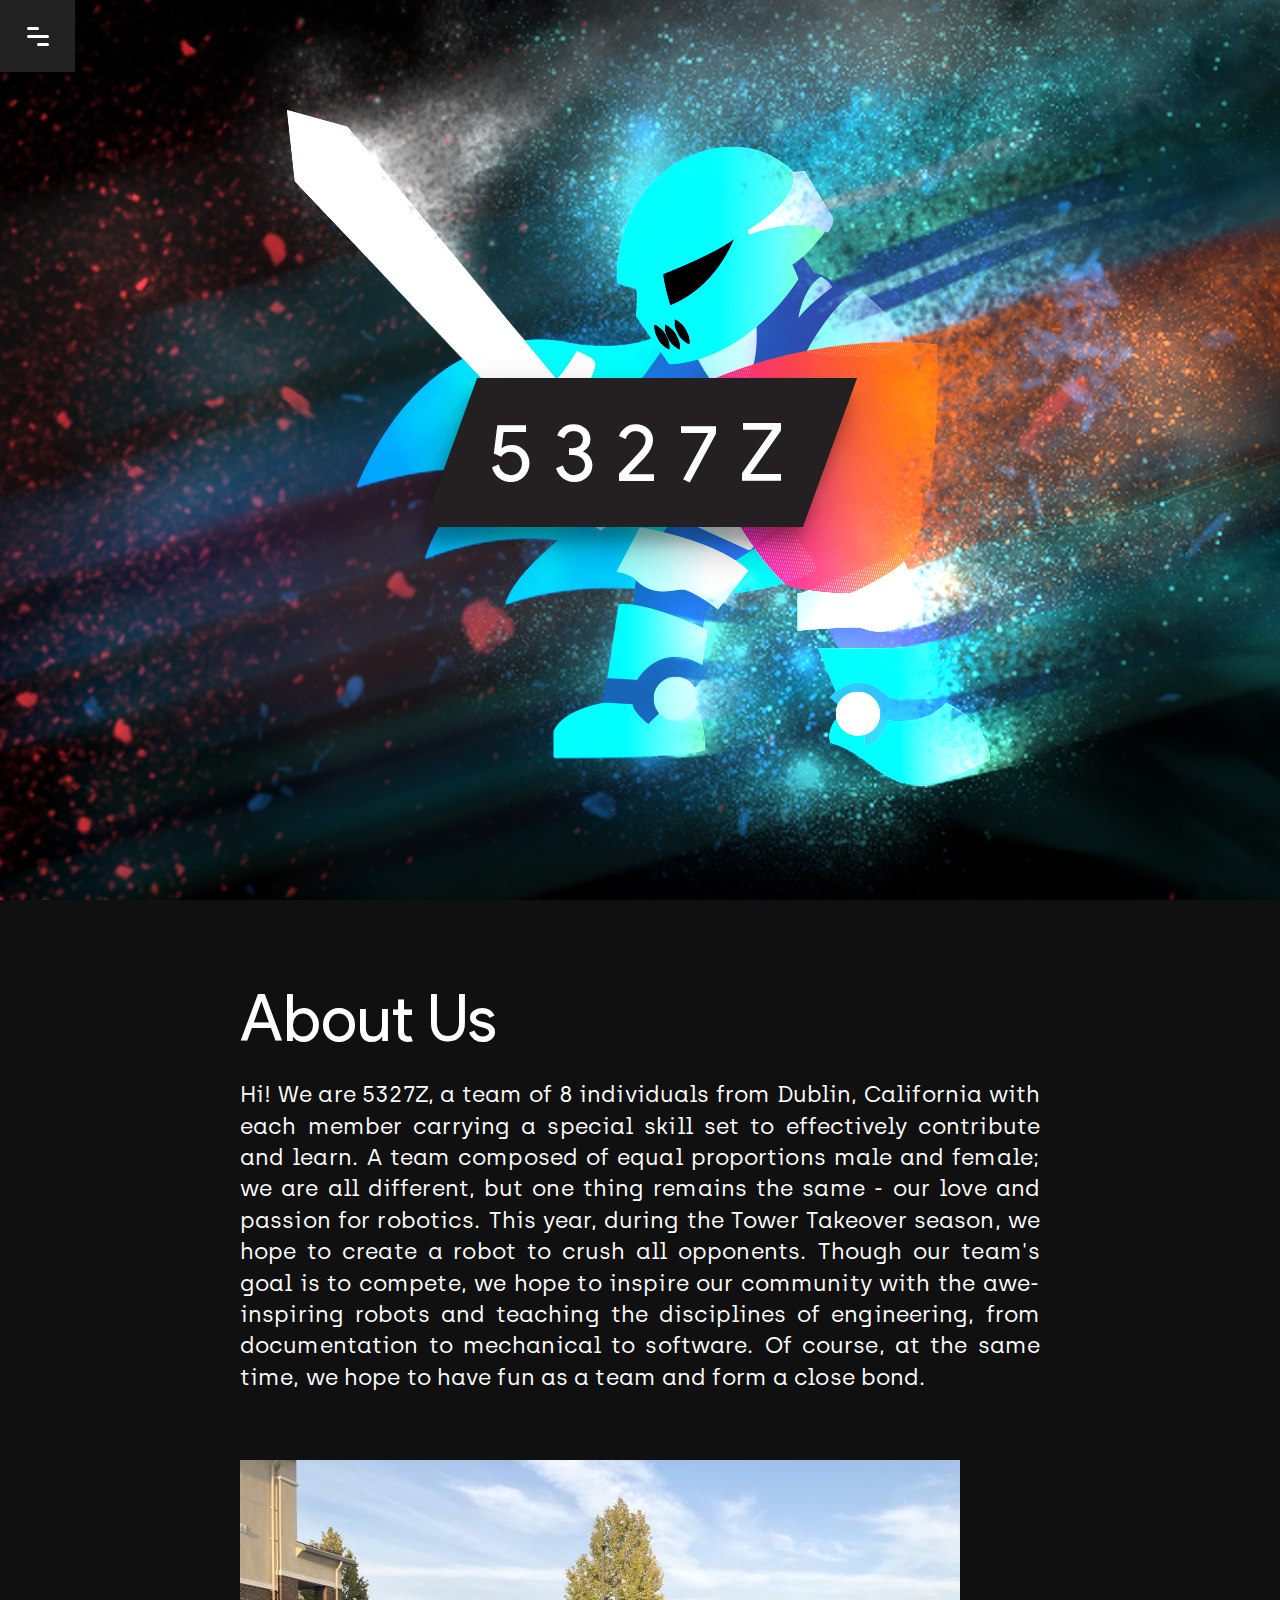
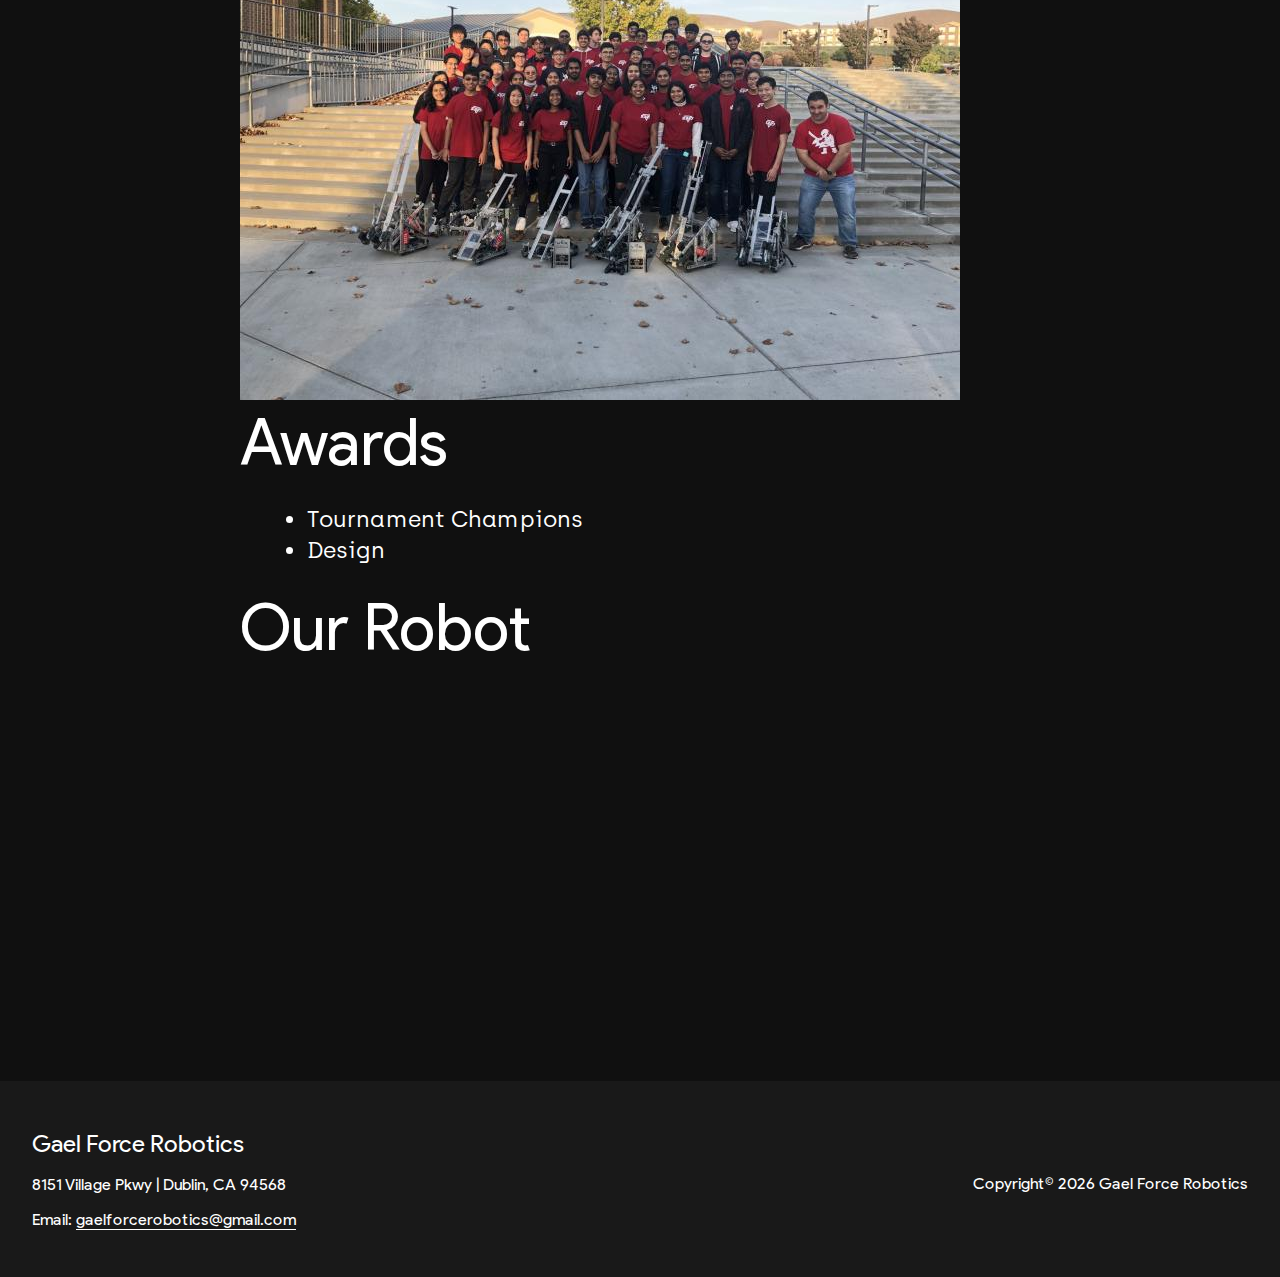
<file: teams/z.html>
<!DOCTYPE html>
<html lang="en" dir="ltr">
    <head>
        <meta charset="utf-8">
        <meta name="viewport" content="width=device-width, initial-scale=1">
        <title>Gael Force Robotics</title>
        <link rel="stylesheet" href="./../css/main.css">
        <link rel="stylesheet" href="./../css/fonts.css">
		<link rel="stylesheet" href="./../css/teams.css">
        <link href="https://fonts.googleapis.com/css?family=Montserrat:100,200,300,400,500,600,700" rel="stylesheet">
        <link rel="stylesheet" href="https://cdnjs.cloudflare.com/ajax/libs/animate.css/3.5.2/animate.min.css" integrity="sha384-OHBBOqpYHNsIqQy8hL1U+8OXf9hH6QRxi0+EODezv82DfnZoV7qoHAZDwMwEJvSw" crossorigin="anonymous">
        <link rel="stylesheet" href="https://use.fontawesome.com/releases/v5.2.0/css/all.css" integrity="sha384-hWVjflwFxL6sNzntih27bfxkr27PmbbK/iSvJ+a4+0owXq79v+lsFkW54bOGbiDQ" crossorigin="anonymous">
        <link rel="stylesheet" href="./../css/bootstrap-grid.min.css">
    </head>
    <body class="site">
        <nav>
            <div class="overlay">
                <button onClick="toggleNav()" class="navbutton">
                    <ul class="navicon">
                        <li class="line"></li>
                        <li class="line"></li>
                        <li class="line"></li>
                    </ul>
                </button>
                <div class="linkbox">
                    <div class="linkwrapper">
                        <ul class="links">
                            <li class="navlink">
                                <a href="../index.html" class="link" onclick="toggleNav()">Home</a>
                            </li>
                            <li class="navlink">
                                <a href="../join.html" class="link" onclick="toggleNav()">Join</a>
                            </li>
                            <li class="navlink">
                                <a href="../about.html" class="link" onclick="toggleNav()">About Us</a>
                            </li>
                            <li class="navlink">
                                <a href="#" class="link" onclick="toggleTeamNav()">Teams</a>
                            </li>
                            <li class="navlink">
                                <a href="../blog.html" class="link" onclick="toggleNav()">Blog</a>
                            </li>
                            
                            <li class="navlink">
                                <a href="../document.html" class="link" onclick="toggleNav()">Documents / Forms</a>
                            </li>
                            <li class="navlink">
                                <a href="../contact.html" class="link" onclick="toggleNav()">Contact Us</a>
                            </li>
                        </ul>
                    </div>
                </div>
            </div>
        </nav>
        <div class="teamoverlay">
            <button onClick="toggleTeamNav()" class="teambackbutton">
                <ul class="arrowicon">
                    <li class="arrowline"></li>
                    <li class="arrowline"></li>
                    <li class="arrowline"></li>
                </ul>
            </button>
            <div class="teambox">
                <div class="letterwrapper">
                    <h1 class="teamtitle">Team<span class="nospace">s</span></h1>
                    <div class="teamletters"> <!-- A B E C V Z -->
                        <a href="a.html" class="teamletter" onClick="toggleTeamNav()">A</a>
                        <a href="b.html" class="teamletter" onClick="toggleTeamNav()">B</a>
                        <a href="c.html" class="teamletter" onClick="toggleTeamNav()">C</a>
                        <a href="e.html" class="teamletter" onClick="toggleTeamNav()">E</a>
                        <a href="v.html" class="teamletter" onClick="toggleTeamNav()">V</a>
                        <a href="z.html" class="teamletter" onClick="toggleTeamNav()">Z</a>
                        <a href="gfa.html" class="teamletter" onClick="toggleTeamNav()">GFA</a>
                    </div>
                </div>
            </div>
        </div>
		<div class="themeBackground">

			<!-- LEGACY LANDING -->
			<header class="header-landing">
                <div class = "titleCenter">
                    <div class = "titleBackground">
                        <h1 class="title whiteText">5327Z</h1>
                    </div>
                </div>
            </header>

        <div id = "teamPage" class="sectionheader content">
			<div class="flexwrapper">
                <h1 class="pagetitle">About Us</h1>
                <p class="paragraph">Hi! We are 5327Z, a team of 8 individuals from Dublin, California with each member carrying a special skill set to effectively contribute and learn. A team composed of equal proportions male and female; we are all different, but one thing remains the same - our love and passion for robotics. This year, during the Tower Takeover season, we hope to create a robot to crush all opponents. Though our team's goal is to compete, we hope to inspire our community with the awe-inspiring robots and teaching the disciplines of engineering, from documentation to mechanical to software. Of course, at the same time, we hope to have fun as a team and form a close bond.
                </p>

                <img src="../static/images/gfr-whole.jpg"> 
                
				<h1 class="pagetitle">Awards</h1>
				<ul class="awardsList">
                    <li>Tournament Champions</li>
                    <li>Design</li>
                </ul>
                <h1 class="pagetitle">Our Robot</h1>
                <iframe style="margin-top: 1rem" width="560" height="315" src="https://www.youtube.com/embed/jK2xyGd_kdM" frameborder="0" allow="accelerometer; autoplay; encrypted-media; gyroscope; picture-in-picture" allowfullscreen=""></iframe>

			</div>
		</div>
		</div>
        <footer class="row">
            <div class="col-lg-6 col-xs-12">
                <h2 class="footertext">Gael Force Robotics</h2>
                <p class="footertext">8151 Village Pkwy | Dublin, CA 94568</p>
                <p class="footertext">
                    Email: <a class="footertext mail" href="mailto:gaelforcerobotics@gmail.com">gaelforcerobotics@gmail.com</a>
                </p>
            </div>
            <div class="col-lg-6 col-xs-12">
                <div class="social">
                    <a href="https://www.facebook.com/GFR5327/" target="_blank" class="socialicons">
                        <i class="fab fa-facebook-f"></i>
                    </a>
                    <a href="https://twitter.com/gaelforcerobots" target="_blank" class="socialicons">
                        <i class="fab fa-twitter"></i>
                    </a>
                    <a href="https://www.youtube.com/user/GaelForceRobotics" target="_blank" class="socialicons">
                        <i class="fab fa-youtube"></i>
                    </a>
                    <a href="https://www.instagram.com/gaelforcerobotics" target="_blank" class="socialicons">
                        <i class="fab fa-instagram"></i>
                    </a>
                </div>
                <p class="copyright">Copyright&copy; <span id="currentYear"></span> Gael Force Robotics</p>
            </div>
        </footer>
        <script src="https://code.jquery.com/jquery-3.3.1.slim.min.js" integrity="sha384-q8i/X+965DzO0rT7abK41JStQIAqVgRVzpbzo5smXKp4YfRvH+8abtTE1Pi6jizo" crossorigin="anonymous"></script>
        <script src="./../js/index.js" charset="utf-8"></script>
        <script>
            parallax();
        </script>
    </body>
</html>
</file>
<file: css/main.css>
html{
	overflow-x: hidden; 
}

#supercoolgfrlogo{
	padding-top: 40vh;
	padding-bottom: 30vh;
}


.down-arrow{
  width: 0;
  height: 0;
  border-left: 20px solid transparent;
  border-right: 20px solid transparent;
  border-top: 20px solid #fff;
  padding-bottom: 10vh;
  display: block;
  transition: opacity 0.5s;
  animation: bounce 2.5s infinite;
}

::-webkit-scrollbar {
    width: 8px;
}

::-webkit-scrollbar-track {
    background: #333;
}

::-webkit-scrollbar-thumb {
    border-radius: 100px;
    background: linear-gradient(45deg, #d10300, #216ae0);
    border: 1px solid #333;
}

::selection {
    background: #999;
}
::-webkit-selection {
    background: #999;
}
::-moz-selection {
    background: #999;
}
/* Classes to be used across pages if needed */
/* These have general styling already added to make for easier UX */

/* General Link Styling */
.generallink {
    color: #fff;
    text-decoration: none;
    border-bottom: 1px solid #fff;
    -moz-transition: all cubic-bezier(0.2, 1, 0.2, 1) 0.4s;
    -webkit-transition: all cubic-bezier(0.2, 1, 0.2, 1) 0.4s;
    transition: all cubic-bezier(0.2, 1, 0.2, 1) 0.4s;
}

.generallink:hover {
    color: #fff;
    text-decoration: none;
    border-bottom: 1px solid transparent;
    -moz-transition: all cubic-bezier(0.2, 1, 0.2, 1) 0.4s;
    -webkit-transition: all cubic-bezier(0.2, 1, 0.2, 1) 0.4s;
    transition: all cubic-bezier(0.2, 1, 0.2, 1) 0.4s;
}

/* General Styling for Page Titles */
.pagetitle {
    color: #fff;
    font-family: 'Product Sans', sans-serif;
    font-size: 4em;
    font-weight: normal;
    margin: 0;
}

/* General Styling for Bodies of Text on the Page */
/* Subheading 1 */
.bodytitle {
    color: #fff;
    font-family: 'Archia', sans-serif;
}

.blogtitle{
    color: #fff;
    font-family: 'Archia', sans-serif;
    font-size: 2em;
    font-weight: normal;
    margin: 0;
}

/* Container for both .bodytitle and .bodytext */
.textbody {
    margin: 2em 0;
}

/* Styling for large paragraphs of text */
/* Container for large paragraphs of text */
/* Used with .paragraph on <p> elements to denote style */
.bodytext {
    margin-left: 0em;
}


html, body {
    background: transparent;
    margin: 0;
    padding: 0;
    overflow-x: hidden;
}

.site {
    display: flex;
    min-height: 100vh;
    flex-direction: column;
}

.content {
    flex: 1;
}

.sectionheader {
    background: #101010;
    display: flex;
    align-items: center;
    justify-content: center;
}

.flexwrapper {
    width: 50em;
    margin: 5em 2em;
    padding: 0;
}

.comeback {
    color: #fff;
    font-family: "Archia", sans-serif;
    font-weight: normal;
}

.splash {
    height: 100vh;
}

.titlebox {
    margin: 0;
    padding: 2.5em;
    text-align: center;
    position: relative;
}

.gaelforce {
    margin: 0;
    font-family: 'Product Sans', sans-serif;
    font-weight: 300;
    text-transform: uppercase;
    letter-spacing: 20px;
    font-size: 2.2em;
    color: #fff;
}

.altshow {
    visibility: hidden;
    font-size: 0;
}

.althide {
    visibility: visible;
    font-size: auto;
}

.nospace {
    letter-spacing: 0;
}

.titlebox::after {
  content: '';
  position: absolute;
  top: 0%;
  left: 0%;
  right: 0%;
  bottom: 0%;
  background: linear-gradient(45deg, #d10300, #216ae0);
  background: -webkit-linear-gradient(45deg, #d10300, #216ae0);
  background: -moz-linear-gradient(45deg, #d10300, #216ae0);
  background-size: 300% 300%;
  clip-path: polygon(0% 100%, 7px 100%, 7px 7px, calc(100% - 7px) 7px, calc(100% - 7px) calc(100% - 7px), 7px calc(100% - 7px), 7px 100%, 100% 100%, 100% 0%, 0% 0%);
}

.titlebox.in:after {
  animation: frame-enter 1s forwards ease-in-out reverse, border-gradient-animation 10s ease-in-out infinite;
  -webkit-animation: frame-enter 1s forwards ease-in-out reverse, border-gradient-animation 10s ease-in-out infinite;
  -moz-animation: frame-enter 1s forwards ease-in-out reverse, border-gradient-animation 10s ease-in-out infinite;
}

nav {
    position: absolute;
}

.line {
    background: #fff;
    border-radius: 150px;
    padding: 0;
    margin-left: 0;
    margin-right: 0;
    height: 3px;
}

.navbutton {
    position: absolute;
    z-index: 2;
    border: none;
    margin: 0;
    padding: 0;
    visibility: visible;
    background: #222;
    -moz-transition: all cubic-bezier(0.2, 1, 0.2, 1) 0.4s;
    -webkit-transition: all cubic-bezier(0.2, 1, 0.2, 1) 0.4s;
    transition: all cubic-bezier(0.2, 1, 0.2, 1) 0.4s;
}

.navicon {
    list-style-type: none;
    margin: 2em;
    padding: 0;
    -moz-transition: all cubic-bezier(0.2, 1, 0.2, 1) 0.4s;
    -webkit-transition: all cubic-bezier(0.2, 1, 0.2, 1) 0.4s;
    transition: all cubic-bezier(0.2, 1, 0.2, 1) 0.4s;
}

.togglednav .navbutton {
    background: rgba(255, 255, 255, 0.1);
    -moz-transition: all cubic-bezier(0.2, 1, 0.2, 1) 0.4s;
    -webkit-transition: all cubic-bezier(0.2, 1, 0.2, 1) 0.4s;
    transition: all cubic-bezier(0.2, 1, 0.2, 1) 0.4s;
}

.togglednav .navicon {
    margin-right: 1em;
    -moz-transition: all cubic-bezier(0.2, 1, 0.2, 1) 0.4s;
    -webkit-transition: all cubic-bezier(0.2, 1, 0.2, 1) 0.4s;
    transition: all cubic-bezier(0.2, 1, 0.2, 1) 0.4s;
}

.line:nth-child(1){
    width: 12px;
    margin-top: 0;
    margin-bottom: 5px;
    -moz-transition: all cubic-bezier(0.2, 1, 0.2, 1) 0.4s;
    -webkit-transition: all cubic-bezier(0.2, 1, 0.2, 1) 0.4s;
    transition: all cubic-bezier(0.2, 1, 0.2, 1) 0.4s;
}

.line:nth-child(2){
    width: 22px;
    margin-top: 0;
    margin-bottom: 5px;
    -moz-transition: all cubic-bezier(0.2, 1, 0.2, 1) 0.4s;
    -webkit-transition: all cubic-bezier(0.2, 1, 0.2, 1) 0.4s;
    transition: all cubic-bezier(0.2, 1, 0.2, 1) 0.4s;
}

.line:nth-child(3){
    width: 12px;
    margin: 0;
    margin-left: 10px;
    -moz-transition: all cubic-bezier(0.2, 1, 0.2, 1) 0.4s;
    -webkit-transition: all cubic-bezier(0.2, 1, 0.2, 1) 0.4s;
    transition: all cubic-bezier(0.2, 1, 0.2, 1) 0.4s;
}

.navicon:focus, .navbutton:focus {
    outline: 0px solid transparent;
}

nav .overlay {
    width: 0vw;
    height: 100vh;
    background: linear-gradient(45deg, #d10300, #216ae0);
    background-size: 175% 175%;
    -webkit-animation: background-gradient-animation 30s ease infinite;
    -moz-animation: background-gradient-animation 30s ease infinite;
    animation: background-gradient-animation 30s ease infinite;
    -moz-transition: all cubic-bezier(0.2, 1, 0.2, 1) 0.4s;
    -webkit-transition: all cubic-bezier(0.2, 1, 0.2, 1) 0.4s;
    transition: all cubic-bezier(0.2, 1, 0.2, 1) 0.4s;
}

.togglednav .overlay {
    position: absolute;
    z-index: 1;
    width: 100vw;
    -moz-transition: all cubic-bezier(0.2, 1, 0.2, 1) 0.4s;
    -webkit-transition: all cubic-bezier(0.2, 1, 0.2, 1) 0.4s;
    transition: all cubic-bezier(0.2, 1, 0.2, 1) 0.4s;
}

.togglednav .line:nth-child(1) {
    width: 25px;
    height: 3px;
    transform: rotate(45deg) translate(0.3em, 0.55em);
    -moz-transition: all cubic-bezier(0.2, 1, 0.2, 1) 0.4s;
    -webkit-transition: all cubic-bezier(0.2, 1, 0.2, 1) 0.4s;
    transition: all cubic-bezier(0.2, 1, 0.2, 1) 0.4s;
}

.togglednav .line:nth-child(2) {
    opacity: 0;
    -moz-transition: all cubic-bezier(0.2, 1, 0.2, 1) 0.4s;
    -webkit-transition: all cubic-bezier(0.2, 1, 0.2, 1) 0.4s;
    transition: all cubic-bezier(0.2, 1, 0.2, 1) 0.4s;
}

.togglednav .line:nth-child(3) {
    width: 25px;
    height: 3px;
    transform: rotate(-45deg) translate(-0.2em, -1.05em);
    -moz-transition: all cubic-bezier(0.2, 1, 0.2, 1) 0.4s;
    -webkit-transition: all cubic-bezier(0.2, 1, 0.2, 1) 0.4s;
    transition: all cubic-bezier(0.2, 1, 0.2, 1) 0.4s;
}

.links {
    list-style-type: none;
    list-style-position: inside;
    padding: 0;
    margin: 0;
    height: 0;
}

.togglednav .linkbox {
    height: 100vh;
}

.linkbox {
    width: 100vw;
    height: 0;
    display: flex;
    align-items: center;
    justify-content: center;
    padding: 0;
    margin: 0;
}

.linkwrapper {
    padding: 0;
    margin: 0;
    width: 0vw;
    height: 40em;
    padding-top: 5em;
}

.togglednav .linkwrapper {
    width: 100vw;
}

.navlink:nth-child(1) {
    margin-top: -3em;
}

.togglednav .navlink:nth-child(1) {
    animation-delay: 0.1s;
}

.togglednav .navlink:nth-child(2) {
    animation-delay: 0.2s;
}

.togglednav .navlink:nth-child(3) {
    animation-delay: 0.3s;
}

.togglednav .navlink:nth-child(4) {
    animation-delay: 0.4s;
}

.togglednav .navlink:nth-child(5) {
    animation-delay: 0.5s;
}

.togglednav .navlink:nth-child(6) {
    animation-delay: 0.6s;
}

.togglednav .navlink:nth-child(7) {
    animation-delay: 0.7s;
}

.togglednav .navlink:nth-child(8) {
    animation-delay: 0.8s;
}

.togglednav .navlink {
    animation-iteration-count: 1;
    animation-duration: 1s;
    animation-timing-function: cubic-bezier(0.2, 1, 0.2, 1);
    opacity: 1;
    font-size: 0.8em;
    transition: all cubic-bezier(0.2, 1, 0.2, 1) 0.4s;
    pointer-events: auto;
}

.togglednav .navlink .link::before, .togglednav .navlink .link::after {
    font-family: 'Product Sans' sans-serif;
    font-size: 1em;
    display: inline-block;
    opacity: 0;
    margin-top: 0;
    -moz-transition: all cubic-bezier(0.2, 1, 0.2, 1) 0.4s;
    -webkit-transition: all cubic-bezier(0.2, 1, 0.2, 1) 0.4s;
    transition: all cubic-bezier(0.2, 1, 0.2, 1) 0.4s;
}

.togglednav .navlink .link::before {
    content: '[';
}

.togglednav .navlink .link::after {
    content: ']';
}

.togglednav .navlink .link:hover::after, .togglednav .navlink .link:focus::after, .togglednav .navlink .link:hover::before, .togglednav .navlink .link:focus::before {
    opacity: 1;
    display: inline-block;
    -moz-transition: all cubic-bezier(0.2, 1, 0.2, 1) 0.4s;
    -webkit-transition: all cubic-bezier(0.2, 1, 0.2, 1) 0.4s;
    transition: all cubic-bezier(0.2, 1, 0.2, 1) 0.4s;
    outline: none;
}

.togglednav .navlink .link:hover::after, .togglednav .navlink .link:focus::after {
    margin-left: 10px;
}

.togglednav .navlink .link:hover::before, .togglednav .navlink .link:focus::before{
    margin-right: 10px;
}

.navlink:nth-child(8) {
    margin-bottom: 0;
}

.navlink {
    color: #fff;
    pointer-events: none;
    opacity: 0;
    margin-bottom: 1em;
    padding: 1em;
    -moz-transition: all cubic-bezier(0.2, 1, 0.2, 1) 0.4s;
    -webkit-transition: all cubic-bezier(0.2, 1, 0.2, 1) 0.4s;
    transition: all cubic-bezier(0.2, 1, 0.2, 1) 0.4s;
    text-align: center;
}

.navlink a {
    color: #fff;
    font-family: 'Product Sans', sans-serif;
    text-transform: uppercase;
    text-decoration: none;
    font-size: 2.2em;
    letter-spacing: 0.1em;
}

.teamoverlay {
    position: absolute;
    z-index: 2;
    height: 100vh;
    width: 0vw;
    background: #216ae0;
    visibility: hidden;
    -moz-transition: all cubic-bezier(0.2, 1, 0.2, 1) 0.4s;
    -webkit-transition: all cubic-bezier(0.2, 1, 0.2, 1) 0.4s;
    transition: all cubic-bezier(0.2, 1, 0.2, 1) 0.4s;
}

.toggledteam .teamoverlay {
    visibility: visible;
    width: 100vw;
    -moz-transition: all cubic-bezier(0.2, 1, 0.2, 1) 0.4s;
    -webkit-transition: all cubic-bezier(0.2, 1, 0.2, 1) 0.4s;
    transition: all cubic-bezier(0.2, 1, 0.2, 1) 0.4s;
}

.toggledteam .teamoverlay .teambackbutton {
    opacity: 1;
    -moz-transition: all cubic-bezier(0.2, 1, 0.2, 1) 0.4s;
    -webkit-transition: all cubic-bezier(0.2, 1, 0.2, 1) 0.4s;
    transition: all cubic-bezier(0.2, 1, 0.2, 1) 0.4s;
}

.teambackbutton {
    position: absolute;
    z-index: 2;
    border: none;
    margin: 0;
    padding: 0;
    opacity: 0;
    background: rgba(255, 255, 255, 0.2);
    -moz-transition: all cubic-bezier(0.2, 1, 0.2, 1) 0.4s;
    -webkit-transition: all cubic-bezier(0.2, 1, 0.2, 1) 0.4s;
    transition: all cubic-bezier(0.2, 1, 0.2, 1) 0.4s;
}

.arrowicon {
    list-style-type: none;
    margin: 2.5em 2em;
    padding: 0;
    -moz-transition: all cubic-bezier(0.2, 1, 0.2, 1) 0.4s;
    -webkit-transition: all cubic-bezier(0.2, 1, 0.2, 1) 0.4s;
    transition: all cubic-bezier(0.2, 1, 0.2, 1) 0.4s;
}

.arrowline {
    background: #fff;
    border-radius: 150px;
    padding: 0;
    margin-left: 0;
    margin-right: 0;
    height: 3px;
}

.teambox {
    width: 100vw;
    height: 100vh;
    display: flex;
    align-items: center;
    justify-content: center;
}

.toggledteam .teamtitle {
    opacity: 1;
    -moz-transition: all cubic-bezier(0.2, 1, 0.2, 1) 0.4s;
    -webkit-transition: all cubic-bezier(0.2, 1, 0.2, 1) 0.4s;
    transition: all cubic-bezier(0.2, 1, 0.2, 1) 0.4s;
}

.teamtitle {
    color: #fff;
    text-align: center;
    font-size: 4em;
    font-family: 'Product Sans', sans-serif;
    text-transform: uppercase;
    letter-spacing: 10px;
    margin: 0;
    opacity: 0;
    -moz-transition: all cubic-bezier(0.2, 1, 0.2, 1) 0.4s;
    -webkit-transition: all cubic-bezier(0.2, 1, 0.2, 1) 0.4s;
    transition: all cubic-bezier(0.2, 1, 0.2, 1) 0.4s;
}

.teambackbutton:focus, .teambackbutton:focus {
    outline: 0px solid transparent;
}
.arrowline:nth-child(n+1) {
    width: 12px;
}

.arrowline:nth-child(2) {
    width: 22px;
}

.arrowline:nth-child(1) {
    transform: rotate(-45deg) translate(-0.087em, -0.12em);
}
.arrowline:nth-child(3) {
    transform: rotate(45deg) translate(-0.087em, 0.12em);
}

.teamletter {
    font-family: 'Elephant', sans-serif;
    color: #fff;
    text-decoration: none;
    font-size: 15em;
    margin: 0.2em;
    padding: 0;
    opacity: 0;
    -moz-transition: all cubic-bezier(0.2, 1, 0.2, 1) 0.4s;
    -webkit-transition: all cubic-bezier(0.2, 1, 0.2, 1) 0.4s;
    transition: all cubic-bezier(0.2, 1, 0.2, 1) 0.4s;
}

.teamletters {
    margin: 0;
    padding: 0;
    -moz-transition: all cubic-bezier(0.2, 1, 0.2, 1) 0.4s;
    -webkit-transition: all cubic-bezier(0.2, 1, 0.2, 1) 0.4s;
    transition: all cubic-bezier(0.2, 1, 0.2, 1) 0.4s;
}

.toggledteam .teamoverlay .teamletters .teamletter {
    opacity: 1;
    height: 100%;
    -moz-transition: all cubic-bezier(0.2, 1, 0.2, 1) 0.4s;
    -webkit-transition: all cubic-bezier(0.2, 1, 0.2, 1) 0.4s;
    transition: all cubic-bezier(0.2, 1, 0.2, 1) 0.4s;
}

.toggledteam .teamoverlay .teamletters > .teamletter {
    opacity: 1;
    -moz-transition: all cubic-bezier(0.2, 1, 0.2, 1) 1s;
    -webkit-transition: all cubic-bezier(0.2, 1, 0.2, 1) 1s;
    transition: all cubic-bezier(0.2, 1, 0.2, 1) 1s;
}

.toggledteam .teamoverlay .teamletters:hover > .teamletter {
    opacity: 0.5;
    -moz-transition: all cubic-bezier(0.2, 1, 0.2, 1) 1s;
    -webkit-transition: all cubic-bezier(0.2, 1, 0.2, 1) 1s;
    transition: all cubic-bezier(0.2, 1, 0.2, 1) 1s;
}

.toggledteam .teamoverlay .teamletters:hover > .teamletter:hover {
    opacity: 1;
    -moz-transition: all cubic-bezier(0.2, 1, 0.2, 1) 0.4s;
    -webkit-transition: all cubic-bezier(0.2, 1, 0.2, 1) 0.4s;
    transition: all cubic-bezier(0.2, 1, 0.2, 1) 0.4s;
}

footer {
    background: #191919;
    /* background-image: url("https://images.unsplash.com/photo-1451187580459-43490279c0fa?ixlib=rb-0.3.5&ixid=eyJhcHBfaWQiOjEyMDd9&s=3f6e5055d9ad1d603fd364c11823d026&auto=format&fit=crop&w=2252&q=80");
    background-position: center;
    background-size: cover;
    background-attachment: fixed; */
    color: #fff;
    font-family: 'Product Sans', sans-serif;
    margin-top: 0;
    padding: 2em;
}

.footertext {
    margin: 1em 0;
}

.mail {
    color: #fff;
    text-decoration: none;
    border-bottom: 1px solid #fff;
    -moz-transition: all cubic-bezier(0.2, 1, 0.2, 1) 0.4s;
    -webkit-transition: all cubic-bezier(0.2, 1, 0.2, 1) 0.4s;
    transition: all cubic-bezier(0.2, 1, 0.2, 1) 0.4s;
}

.mail:hover {
    border-bottom: 1px solid transparent;
    -moz-transition: all cubic-bezier(0.2, 1, 0.2, 1) 0.4s;
    -webkit-transition: all cubic-bezier(0.2, 1, 0.2, 1) 0.4s;
    transition: all cubic-bezier(0.2, 1, 0.2, 1) 0.4s;
}

.footertext:nth-child(1) {
    font-weight: normal;
    margin: 0.7em 0;
}

.social > .socialicons {
    opacity: 1;
    -moz-transition: all cubic-bezier(0.2, 1, 0.2, 1) 0.4s;
    -webkit-transition: all cubic-bezier(0.2, 1, 0.2, 1) 0.4s;
    transition: all cubic-bezier(0.2, 1, 0.2, 1) 0.4s;
}

.social:hover > .socialicons {
    opacity: 0.5;
    -moz-transition: all cubic-bezier(0.2, 1, 0.2, 1) 0.4s;
    -webkit-transition: all cubic-bezier(0.2, 1, 0.2, 1) 0.4s;
    transition: all cubic-bezier(0.2, 1, 0.2, 1) 0.4s;
}

.social:hover > .socialicons:hover {
    opacity: 1;
    -moz-transition: all cubic-bezier(0.2, 1, 0.2, 1) 0.4s;
    -webkit-transition: all cubic-bezier(0.2, 1, 0.2, 1) 0.4s;
    transition: all cubic-bezier(0.2, 1, 0.2, 1) 0.4s;
}

.social {
    text-align: right;
    margin: 1em 0;
}

.copyright {
    text-align: right;
}

.socialicons {
    color: #fff;
    text-decoration: none;
    font-size: 1.5em;
    margin: 0 1em;
    text-align: center;
}

form {
    margin: 0;
    padding: 0;
}

.intialcontact {
    color: #fff;
    font-family: 'Product Sans', sans-serif;
    font-weight: normal;
    margin: 1em;
    text-align: center;
}

.inputbox {
    margin: 1em auto;
    width: 20em;
}

::placeholder {
    color: #216ae0;
}

.input {
    width: 100%;
    height: 3em;
    padding: 10px;
    font-family: 'Archia', serif;
    color: #444;
    border: 5px solid transparent;
}

.input:hover, .input:focus {
    outline: none;
}

input[type='submit'] {
    padding: 0;
    background: #fff;
    font-weight: bold;
    color: #101010;
    -moz-transition: all cubic-bezier(0.2, 1, 0.2, 1) 0.4s;
    -webkit-transition: all cubic-bezier(0.2, 1, 0.2, 1) 0.4s;
    transition: all cubic-bezier(0.2, 1, 0.2, 1) 0.4s;
    cursor: pointer;
}

input[type='submit']:hover {
    letter-spacing: 2px;
    -moz-transition: all cubic-bezier(0.2, 1, 0.2, 1) 0.4s;
    -webkit-transition: all cubic-bezier(0.2, 1, 0.2, 1) 0.4s;
    transition: all cubic-bezier(0.2, 1, 0.2, 1) 0.4s;
}

#message {
    height: 10em;
}

.formlink {
    font-family: 'Archia', serif;
    color: #fff;
    text-decoration: none;
    font-size: 1.5em;
    display: block;
    margin: 1em 0;
}

.fileicon {
    margin-right: 1em;
}

.formlinks > .formlink {
    opacity: 1;
    -moz-transition: all cubic-bezier(0.2, 1, 0.2, 1) 0.8s;
    -webkit-transition: all cubic-bezier(0.2, 1, 0.2, 1) 0.8s;
    transition: all cubic-bezier(0.2, 1, 0.2, 1) 0.8s;
}

.formlinks:hover > .formlink, .formlinks:hover > .formlink + .paragraph {
    opacity: 0.5;
    -moz-transition: all cubic-bezier(0.2, 1, 0.2, 1) 0.8s;
    -webkit-transition: all cubic-bezier(0.2, 1, 0.2, 1) 0.8s;
    transition: all cubic-bezier(0.2, 1, 0.2, 1) 0.8s;
}

.formlinks:hover > .formlink:hover, .formlinks:hover > .formlink:hover + .paragraph {
    opacity: 1;
    -moz-transition: all cubic-bezier(0.2, 1, 0.2, 1) 0.4s;
    -webkit-transition: all cubic-bezier(0.2, 1, 0.2, 1) 0.4s;
    transition: all cubic-bezier(0.2, 1, 0.2, 1) 0.4s;
}

.documentdescription {
    padding: 0 2.7em;
}

.paragraph {
    font-family: 'Archia', serif;
    color: #fff;
    letter-spacing: 0.005em;
    line-height: 1.4em;
}

#teamPage .paragraph{
	font-size: 140%;
	margin-bottom: 3em;
	text-align: justify;
}

.learnmorebox {
    margin-top: 2em;
}

.learnmore {
    font-size: 1.2em;
    font-family: 'Archia', sans-serif;
}

.column .galleryimage {
    margin-top: 8px;
    vertical-align: middle;
    width: 100%;
}

.gallery {
    display: -ms-flexbox; /* IE10 */
    display: flex;
    -ms-flex-wrap: wrap; /* IE10 */
    flex-wrap: wrap;
    padding: 0 4px;
}

.expand {
    width: 80vw;
}

.column {
    -ms-flex: 25%; /* IE10 */
    flex: 25%;
    max-width: 25%;
    padding: 0 4px;
}

.comingsoon {
    font-family: 'Product Sans', sans-serif;
}

#presentationList {
    list-style-type: none;
}

.currentprez, .allprez {
    font-family: 'Archia';
}

.prezlinkcontainer {
    margin: 1em 0;
}

.prezlisting a {
    font-family: 'Archia', sans-serif;
    font-size: 1.2em;
}

.prezlisting {
    line-height: 2.2em;
}

.footnote {
    color: #fff;
    font-family: 'Archia', sans-serif;
    font-size: 0.8em;
}

@media screen and (max-width: 800px) {
    .column {
        -ms-flex: 50%;
        flex: 50%;
        max-width: 50%;
    }
}
@media screen and (max-width: 600px) {
    .column {
        -ms-flex: 100%;
        flex: 100%;
        max-width: 100%;
    }
}
@media only screen and (max-width: 760px) {
    .gaelforce {
        font-size: 2em;
        letter-spacing: 5px;
    }
    .althide {
        visibility: hidden;
        font-size: 0;
    }
    .altshow {
        visibility: visible;
        font-size: auto;
        letter-spacing: 35px;
    }
    .navlink {
        font-size: 0.8em;
    }
    .navlink:nth-child(1) {
        margin-top: 2em;
    }
    .navicon {
        margin: 1.2em;
    }
    .arrowicon {
        margin: 1.7em 1.2em;
    }
    .teamletter {
        font-size: 3em;
    }
    .togglednav .navicon {
        margin-right: 0;
    }
    .teamtitle {
        font-size: 1em;
    }
    .footertext, .social, .copyright {
        text-align: center;
    }
    .intialcontact {
        font-size: 1.5em;
        width: 100vw;
        text-align: center;
        margin-top: 4em;
    }
    .pagetitle {
        font-size: 2.5em;
    }
    .formlink {
        font-size: 1.2em;
    }
}

@-webkit-keyframes border-gradient-animation {
  0% {
    background-position: 15% 0%;
  }
  50% {
    background-position: 85% 100%;
  }
  100% {
    background-position: 15% 0%;
  }
}

@-moz-keyframes border-gradient-animation {
  0% {
    background-position: 15% 0%;
  }
  50% {
    background-position: 85% 100%;
  }
  100% {
    background-position: 15% 0%;
  }
}

@keyframes border-gradient-animation {
  0% {
    background-position: 15% 0%;
  }
  50% {
    background-position: 85% 100%;
  }
  100% {
    background-position: 15% 0%;
  }
}

@keyframes frame-enter {
  0% {
    clip-path: polygon(0% 100%, 7px 100%, 7px 7px, calc(100% - 7px) 7px, calc(100% - 7px) calc(100% - 7px), 7px calc(100% - 7px), 7px 100%, 100% 100%, 100% 0%, 0% 0%);
  }
  25% {
    clip-path: polygon(0% 100%, 7px 100%, 7px 7px, calc(100% - 7px) 7px, calc(100% - 7px) calc(100% - 7px), calc(100% - 7px) calc(100% - 7px), calc(100% - 7px) 100%, 100% 100%, 100% 0%, 0% 0%);
  }
  50% {
    clip-path: polygon(0% 100%, 7px 100%, 7px 7px, calc(100% - 7px) 7px, calc(100% - 7px) 7px, calc(100% - 7px) 7px, calc(100% - 7px) 7px, calc(100% - 7px) 7px, 100% 0%, 0% 0%);
  }
  75% {
    clip-path: polygon(0% 100%, 7px 100%, 7px 7px, 7px 7px, 7px 7px, 7px 7px, 7px 7px, 7px 7px, 7px 0%, 0% 0%);
  }
  100% {
    clip-path: polygon(0% 100%, 7px 100%, 7px 100%, 7px 100%, 7px 100%, 7px 100%, 7px 100%, 7px 100%, 7px 100%, 0% 100%);
  }
}

@-webkit-keyframes frame-enter {
  0% {
    -webkit-clip-path: polygon(0% 100%, 7px 100%, 7px 7px, calc(100% - 7px) 7px, calc(100% - 7px) calc(100% - 7px), 7px calc(100% - 7px), 7px 100%, 100% 100%, 100% 0%, 0% 0%);
  }
  25% {
    -webkit-clip-path: polygon(0% 100%, 7px 100%, 7px 7px, calc(100% - 7px) 7px, calc(100% - 7px) calc(100% - 7px), calc(100% - 7px) calc(100% - 7px), calc(100% - 7px) 100%, 100% 100%, 100% 0%, 0% 0%);
  }
  50% {
    -webkit-clip-path: polygon(0% 100%, 7px 100%, 7px 7px, calc(100% - 7px) 7px, calc(100% - 7px) 7px, calc(100% - 7px) 7px, calc(100% - 7px) 7px, calc(100% - 7px) 7px, 100% 0%, 0% 0%);
  }
  75% {
    -webkit-clip-path: polygon(0% 100%, 7px 100%, 7px 7px, 7px 7px, 7px 7px, 7px 7px, 7px 7px, 7px 7px, 7px 0%, 0% 0%);
  }
  100% {
    -webkit-clip-path: polygon(0% 100%, 7px 100%, 7px 100%, 7px 100%, 7px 100%, 7px 100%, 7px 100%, 7px 100%, 7px 100%, 0% 100%);
  }
}

@-moz-keyframes frame-enter {
  0% {
    -moz-clip-path: polygon(0% 100%, 7px 100%, 7px 7px, calc(100% - 7px) 7px, calc(100% - 7px) calc(100% - 7px), 7px calc(100% - 7px), 7px 100%, 100% 100%, 100% 0%, 0% 0%);
  }
  25% {
    -moz-clip-path: polygon(0% 100%, 7px 100%, 7px 7px, calc(100% - 7px) 7px, calc(100% - 7px) calc(100% - 7px), calc(100% - 7px) calc(100% - 7px), calc(100% - 7px) 100%, 100% 100%, 100% 0%, 0% 0%);
  }
  50% {
    -moz-clip-path: polygon(0% 100%, 7px 100%, 7px 7px, calc(100% - 7px) 7px, calc(100% - 7px) 7px, calc(100% - 7px) 7px, calc(100% - 7px) 7px, calc(100% - 7px) 7px, 100% 0%, 0% 0%);
  }
  75% {
    -moz-clip-path: polygon(0% 100%, 7px 100%, 7px 7px, 7px 7px, 7px 7px, 7px 7px, 7px 7px, 7px 7px, 7px 0%, 0% 0%);
  }
  100% {
    -moz-clip-path: polygon(0% 100%, 7px 100%, 7px 100%, 7px 100%, 7px 100%, 7px 100%, 7px 100%, 7px 100%, 7px 100%, 0% 100%);
  }
}

@-webkit-keyframes background-gradient-animation {
    0%{background-position:0% 50%}
    50%{background-position:100% 50%}
    100%{background-position:0% 50%}
}
@-moz-keyframes background-gradient-animation {
    0%{background-position:0% 50%}
    50%{background-position:100% 50%}
    100%{background-position:0% 50%}
}
@keyframes background-gradient-animation {
    0%{background-position:0% 50%}
    50%{background-position:100% 50%}
    100%{background-position:0% 50%}
}
</file>
<file: css/fonts.css>
@font-face {
  font-family: 'Alpha-Light';
  src: url('./Alpha/Light/AlphaLight.eot');
  src: url('./Alpha/Light/AlphaLight.woff2') format('woff2'),
       url('./Alpha/Light/AlphaLight.woff') format('woff'),
       url('./Alpha/Light/AlphaLight.ttf') format('truetype'),
       url('./Alpha/Light/AlphaLight.svg#AlphaLight') format('svg'),
       url('./Alpha/Light/AlphaLight.eot?#iefix') format('embedded-opentype');
  font-weight: normal;
  font-style: normal;
}

@font-face {
  font-family: 'Alpha-Medium';
  src: url('./Alpha/Medium/AlphaMedium.eot');
  src: url('./Alpha/Medium/AlphaMedium.woff2') format('woff2'),
       url('./Alpha/Medium/AlphaMedium.woff') format('woff'),
       url('./Alpha/Medium/AlphaMedium.ttf') format('truetype'),
       url('./Alpha/Medium/AlphaMedium.svg#AlphaMedium') format('svg'),
       url('./Alpha/Medium/AlphaMedium.eot?#iefix') format('embedded-opentype');
  font-weight: normal;
  font-style: normal;
}

@font-face {
  font-family: 'Alpha-Outline';
  src: url('./Alpha/Outline/AlphaOutline.eot');
  src: url('./Alpha/Outline/AlphaOutline.woff2') format('woff2'),
       url('./Alpha/Outline/AlphaOutline.woff') format('woff'),
       url('./Alpha/Outline/AlphaOutline.ttf') format('truetype'),
       url('./Alpha/Outline/AlphaOutline.svg#AlphaOutline') format('svg'),
       url('./Alpha/Outline/AlphaOutline.eot?#iefix') format('embedded-opentype');
  font-weight: normal;
  font-style: normal;
}

@font-face {
  font-family: 'Alpha-Regular';
  src: url('./Alpha/Regular/AlphaRegular.eot');
  src: url('./Alpha/Regular/AlphaRegular.woff2') format('woff2'),
       url('./Alpha/Regular/AlphaRegular.woff') format('woff'),
       url('./Alpha/Regular/AlphaRegular.ttf') format('truetype'),
       url('./Alpha/Regular/AlphaRegular.svg#AlphaRegular') format('svg'),
       url('./Alpha/Regular/AlphaRegular.eot?#iefix') format('embedded-opentype');
  font-weight: normal;
  font-style: normal;
}

@font-face {
  font-family: 'Abster';
  src: url('./Abster/ABSTERRegular.eot');
  src: url('./Abster/ABSTERRegular.woff2') format('woff2'),
       url('./Abster/ABSTERRegular.woff') format('woff'),
       url('./Abster/ABSTERRegular.ttf') format('truetype'),
       url('./Abster/ABSTERRegular.svg#ABSTERRegular') format('svg'),
       url('./Abster/ABSTERRegular.eot?#iefix') format('embedded-opentype');
  font-weight: normal;
  font-style: normal;
}

@font-face {
  font-family: 'Neon';
  src: url('./Neon/NEON.eot');
  src: url('./Neon/NEON.woff2') format('woff2'),
       url('./Neon/NEON.woff') format('woff'),
       url('./Neon/NEON.ttf') format('truetype'),
       url('./Neon/NEON.svg#NEON') format('svg'),
       url('./Neon/NEON.eot?#iefix') format('embedded-opentype');
  font-weight: normal;
  font-style: normal;
}

@font-face {
  font-family: 'Elephant';
  src: url('./Elephant/ElephantOutline.eot');
  src: url('./Elephant/ElephantOutline.woff2') format('woff2'),
       url('./Elephant/ElephantOutline.woff') format('woff'),
       url('./Elephant/ElephantOutline.ttf') format('truetype'),
       url('./Elephant/ElephantOutline.svg#ElephantOutline') format('svg'),
       url('./Elephant/ElephantOutline.eot?#iefix') format('embedded-opentype');
  font-weight: normal;
  font-style: normal;
}

@font-face {
  font-family: 'Product Sans Bold';
  src: url('./Product\ Sans/Bold/Product Sans Bold.eot');
  src: url('./Product\ Sans/Bold/Product Sans Bold.woff2') format('woff2'),
       url('./Product\ Sans/Bold/Product Sans Bold.eot?#iefix') format('embedded-opentype');
  font-weight: normal;
  font-style: normal;
}

@font-face {
  font-family: 'Product Sans Bold';
  src: url('./Product\ Sans/Bold/ProductSans-Bold.woff') format('woff'),
       url('./Product\ Sans/Bold/ProductSans-Bold.ttf') format('truetype'),
       url('./Product\ Sans/Bold/ProductSans-Bold.svg#ProductSans-Bold') format('svg');
  font-weight: normal;
  font-style: normal;
}

@font-face {
  font-family: 'Product Sans Bold Italic';
  src: url('./Product\ Sans/Bold\ Italic/Product Sans Bold Italic.eot');
  src: url('./Product\ Sans/Bold\ Italic/Product Sans Bold Italic.woff2') format('woff2'),
       url('./Product\ Sans/Bold\ Italic/Product Sans Bold Italic.eot?#iefix') format('embedded-opentype');
  font-weight: normal;
  font-style: normal;
}

@font-face {
  font-family: 'Product Sans Bold Italic';
  src: url('./Product\ Sans/Bold\ Italic/ProductSans-BoldItalic.woff') format('woff'),
       url('./Product\ Sans/Bold\ Italic/ProductSans-BoldItalic.ttf') format('truetype'),
       url('./Product\ Sans/Bold\ Italic/ProductSans-BoldItalic.svg#ProductSans-BoldItalic') format('svg');
  font-weight: normal;
  font-style: normal;
}

@font-face {
  font-family: 'Product Sans Italic';
  src: url('./Product\ Sans/Italic/Product Sans Italic.eot');
  src: url('./Product\ Sans/Italic/Product Sans Italic.woff2') format('woff2'),
       url('./Product\ Sans/Italic/Product Sans Italic.eot?#iefix') format('embedded-opentype');
  font-weight: normal;
  font-style: normal;
}

@font-face {
  font-family: 'Product Sans Italic';
  src: url('./Product\ Sans/Italic/ProductSans-Italic.woff') format('woff'),
       url('./Product\ Sans/Italic/ProductSans-Italic.ttf') format('truetype'),
       url('./Product\ Sans/Italic/ProductSans-Italic.svg#ProductSans-Italic') format('svg');
  font-weight: normal;
  font-style: normal;
}

@font-face {
  font-family: 'Product Sans';
  src: url('./Product\ Sans/Regular/Product Sans Regular.eot');
  src: url('./Product\ Sans/Regular/Product Sans Regular.woff2') format('woff2'),
       url('./Product\ Sans/Regular/Product Sans Regular.eot?#iefix') format('embedded-opentype');
  font-weight: normal;
  font-style: normal;
}

@font-face {
  font-family: 'Product Sans';
  src: url('./Product\ Sans/Regular/ProductSans-Regular.woff') format('woff'),
       url('./Product\ Sans/Regular/ProductSans-Regular.ttf') format('truetype'),
       url('./Product\ Sans/Regular/ProductSans-Regular.svg#ProductSans-Regular') format('svg');
  font-weight: normal;
  font-style: normal;
}

@font-face {
    font-family: 'Archia';
    src: url('./Archia/archia-regular-webfont.eot');
    src: url('./Archia/archia-regular-webfont.eot?#iefix') format('embedded-opentype'),
         url('./Archia/archia-regular-webfont.woff2') format('woff2'),
         url('./Archia/archia-regular-webfont.woff') format('woff'),
         url('./Archia/archia-regular-webfont.ttf') format('truetype');
    font-weight: normal;
    font-style: normal;
}
</file>
<file: css/teams.css>
/* 
88                                             88  88                          
88                                             88  ""                          
88                                             88                              
88           ,adPPYYba,  8b,dPPYba,    ,adPPYb,88  88  8b,dPPYba,    ,adPPYb,d8
88           ""     `Y8  88P'   `"8a  a8"    `Y88  88  88P'   `"8a  a8"    `Y88
88           ,adPPPPP88  88       88  8b       88  88  88       88  8b       88
88           88,    ,88  88       88  "8a,   ,d88  88  88       88  "8a,   ,d88
88888888888  `"8bbdP"Y8  88       88   `"8bbdP"Y8  88  88       88   `"YbbdP"Y8
                                                                     aa,    ,88
                                                                      "Y8bbdP" 
*/
/* LEGACY LANDING */
.header-landing {
    background-image: url("../static/images/5327B/5327decal.jpg");
    background-attachment: fixed;
    background-position: center;
    background-repeat: no-repeat;
    width: 100vw;
    height: 100vh;
    background-size: auto;
}

.title {
    margin: 0;
    font-family: "Product Sans";
    font-weight: 300;
    text-transform: uppercase;
    letter-spacing: 20px;
    font-size: 5em;
    /* font-size: 275%; */
    display: block;
    z-index: 1;
    position: center;
    transform: skew(20deg);
    margin-left: 13px;
    padding: .2em;
}

.titleCenter {
    display: flex;
    align-items: center;
    justify-content: center;
    padding-top: 42vh;
}

.titleBackground{
    padding: 10px;
    display: block;
    position: relative;
    transform: skew(-20deg);
    -webkit-transform: skew(-20deg);
    -moz-transform: skew(-20deg);
    -o-transform: skew(-20deg);
    background-color: #241f20;
    box-shadow: 0 19px 38px rgba(0, 0, 0, 0.3), 0 15px 12px rgba(0, 0, 0, 0.22);
}



/* ANSHUL LANDING
.header-landing {
    background-image: url("../static/images/5327B/5327decal.jpg");
    background-attachment: fixed;
    background-position: center;
    background-repeat: no-repeat;
    width: 100vw;
    height: 100vh;
    background-size: auto;
    opacity: 0.4;
}

.title {
    margin: 0;
    font-family: "Product Sans";
    font-weight: 300;
    text-transform: uppercase;
    letter-spacing: 20px;
    font-size: 5em;
    /* font-size: 275%; */  /*
    display: block;
    z-index: 1;
    position: center;
    transform: skew(20deg);
    margin-left: 13px;
    padding: .2em;
}

.landing-title {
  margin: 0;
  font-family: "Darker Grotesque";
  font-weight: 200;
  text-transform: uppercase;
  letter-spacing: 20px;
  font-size: 9em;
  /* font-size: 275%; */  /*
  display: block;
  z-index: 1;
  position: center;
  margin-left: 13px;
  padding: .2em;
  margin-top: -0.2em;
  -webkit-transform: skew(-20deg);
  -moz-transform: skew(-20deg);
  -o-transform: skew(-20deg);
}

.titleCenter {
    display: flex;
    align-items: center;
    justify-content: center;
    padding-top: 15vh;
}

.landing-elements{
  position: absolute;
  margin-top: -40em;
  margin-left: 10em;
}

.more-info{
  background-color: #241f20;
  color: white;
  text-decoration: none;
  font-family: "Darker Grotesque";
  font-size: 2em;
  padding: 0.7em;
  padding-top: 0.5em;
  margin-left: 100%;
  display:inline-block;
  border-radius: 10px;
  width: 5.0em;
}

.titleBackground{
    padding: 10px;
    display: block;
    position: relative;
    transform: skew(-20deg);
    -webkit-transform: skew(-20deg);
    -moz-transform: skew(-20deg);
    -o-transform: skew(-20deg);
    background-color: #241f20;
    box-shadow: 0 19px 38px rgba(0, 0, 0, 0.3), 0 15px 12px rgba(0, 0, 0, 0.22);
}

.landingBackground{
    padding: 10px;
    position: relative;
    transform: skew(-20deg);
    -webkit-transform: skew(20deg);
    -moz-transform: skew(20deg);
    -o-transform: skew(20deg);
    background-color: #241f20;
    box-shadow: 0 19px 38px rgba(0, 0, 0, 0.3), 0 15px 12px rgba(0, 0, 0, 0.22);
    width: 33em;
    display:inline-block;
}
*/

.down-triangle{
  width: 0;
  height: 0;
  border-left: 20px solid transparent;
  border-right: 20px solid transparent;
  border-top: 20px solid #5680E9;
  opacity: 0;
  transform: translateX(-50%);
  position: absolute;
  left: 50%;
}



/* 
                                                                              
  ,ad8888ba,                                                                88
 d8"'    `"8b                                                               88
d8'                                                                         88
88              ,adPPYba,  8b,dPPYba,    ,adPPYba,  8b,dPPYba,  ,adPPYYba,  88
88      88888  a8P_____88  88P'   `"8a  a8P_____88  88P'   "Y8  ""     `Y8  88
Y8,        88  8PP"""""""  88       88  8PP"""""""  88          ,adPPPPP88  88
 Y8a.    .a88  "8b,   ,aa  88       88  "8b,   ,aa  88          88,    ,88  88
  `"Y88888P"    `"Ybbd8"'  88       88   `"Ybbd8"'  88          `"8bbdP"Y8  88
 */

    .teamTitle {
        font-size: 3em;
        margin-left: 1em;
        margin-top: 2em;
        font-family: 'Darker Grotesque', sans-serif;
    }
    .teamTitle2 {
        font-size: 3em;
        margin-top: 2em;
        font-family: 'Darker Grotesque', sans-serif;
        margin-bottom: 1em;
    }

    .container{
      width: 100em !important;
    }

    .margin_awards{
      margin-left: 5em;
    }

    .gradientBackgroundText{
        background: linear-gradient(45deg, #216ae0, #d10300);
        background-clip: text;
        -webkit-background-clip: text;
        -webkit-text-fill-color: transparent;
    }

    .contentContainer{
        margin: 2em 6em;
		
        margin-bottom: 5em;
    }

    .contentTitle{
        font-family: 'Product Sans', sans-serif;
        font-size: 3em;
        font-weight: normal;
    }

    .bodyText{
        font-family: 'Product Sans', sans-serif;
        font-size: 1.7em;
        color: white;
        display: block;
        margin: 3em;
        margin-top: 1em;
		margin-left: 1.5em;
        line-height: 1.5em;
        font-weight: 50;
    }

    .bodyText2{
        font-family: 'Darker Grotesque', sans-serif;
        font-size: 1.7em;
        color: white;
        display: block;
        line-height: 1.5em;
        font-weight: 100;
    }

    .themeBackground{
        background-color: #191919;
    }

    .secondaryBackground{
        background-color: #241f20
    }

    .bold{
        background: linear-gradient(45deg, #216ae0, #d10300);
        background-clip: text;
        -webkit-background-clip: text;
        -webkit-text-fill-color: transparent;
        display: inline-block;
        font-weight: bold;
    }

    .center {
        display: flex;
        align-items: center;
        justify-content: center;
    }

    .whiteText{
        color: white;
    }

/* 
                                                           
88888888ba                88                               
88      "8b               88                          ,d   
88      ,8P               88                          88   
88aaaaaa8P'   ,adPPYba,   88,dPPYba,    ,adPPYba,   MM88MMM
88""""88'    a8"     "8a  88P'    "8a  a8"     "8a    88   
88    `8b    8b       d8  88       d8  8b       d8    88   
88     `8b   "8a,   ,a8"  88b,   ,a8"  "8a,   ,a8"    88,  
88      `8b   `"YbbdP"'   8Y"Ybbd8"'    `"YbbdP"'     "Y888
                                                           
Robot Section */

.robotImg{
  margin:2.5em;
  margin-left: 0em;
  margin-bottom: 26px;
  margin-right: 4em;
  width: 40vw;
  height: auto;
  display: inline-block;
  float: left;
}

/* 
       db                                                              88           
      d88b                                                             88           
     d8'`8b                                                            88           
    d8'  `8b      8b      db      d8  ,adPPYYba,  8b,dPPYba,   ,adPPYb,88  ,adPPYba,
   d8YaaaaY8b     `8b    d88b    d8'  ""     `Y8  88P'   "Y8  a8"    `Y88  I8[    ""
  d8""""""""8b     `8b  d8'`8b  d8'   ,adPPPPP88  88          8b       88   `"Y8ba, 
 d8'        `8b     `8bd8'  `8bd8'    88,    ,88  88          "8a,   ,d88  aa    ]8I
d8'          `8b      YP      YP      `"8bbdP"Y8  88           `"8bbdP"Y8  `"YbbdP"'
Awards Section */

    .excellence{
        color: gold;
    }

    .awardsList{
		font-family: 'Archia', serif;
		font-size: 140%;
    	color: #fff;
    	letter-spacing: 0.005em;
    	line-height: 1.4em;
        margin-left: 1.2em;
    }

/* 
88b           d88                                  88                                 
888b         d888                                  88                                 
88`8b       d8'88                                  88                                 
88 `8b     d8' 88   ,adPPYba,  88,dPYba,,adPYba,   88,dPPYba,    ,adPPYba,  8b,dPPYba,
88  `8b   d8'  88  a8P_____88  88P'   "88"    "8a  88P'    "8a  a8P_____88  88P'   "Y8
88   `8b d8'   88  8PP"""""""  88      88      88  88       d8  8PP"""""""  88        
88    `888'    88  "8b,   ,aa  88      88      88  88b,   ,a8"  "8b,   ,aa  88        
88     `8'     88   `"Ybbd8"'  88      88      88  8Y"Ybbd8"'    `"Ybbd8"'  88        
Member Bios Section */
    .new_container{
      margin-bottom: 6em;
    }

    .imgContainer{
        margin-bottom: 5vh;
        margin-top: 2vh;
        padding: 2em;
        border-radius: 25px;
        border-style: solid;
        border-color: white;
        float: none;
    }

    .imgText{
        font-family: 'Darker Grotesque', sans-serif;
        font-size: 1.7em;
        color: white;
        display: inline;
    }

    .imgText2{
        font-family: 'Darker Grotesque', sans-serif;
        font-size: 1.7em;
        color: white;
        display: inline-block;
        margin-top: 2em;
    }

    .roundImg{
        margin-top: 1em;
        border-radius: 100%;
        display: inline-block;
        float: left;
        margin-right: 5em;
        margin-left: 3em;
    }

	.roundedImg{
		border-radius: 20%;
		margin-top: 1.5em;
		width: 100%;
		height: auto;
	}

    hr{
      width: 80%;
      color: #adadad !important;
      opacity: 0.1;
    }
    .Aboutcontainer{
      margin-left: 5em;
      margin-top: 5em;
      margin-bottom: 15em;
    }

/*
88b           d88  88                       
888b         d888  ""                       
88`8b       d8'88                           
88 `8b     d8' 88  88  ,adPPYba,   ,adPPYba,
88  `8b   d8'  88  88  I8[    ""  a8"     ""
88   `8b d8'   88  88   `"Y8ba,   8b        
88    `888'    88  88  aa    ]8I  "8a,   ,aa
88     `8'     88  88  `"YbbdP"'   `"Ybbd8"'
*/


/* jank way to make sure that Rishi's navbar goes over current page*/

    .top{
        z-index: 5;
    }
    .bottom{
        z-index:0;
    }


/* anish's code; not 100% working w/ other parts yet */

    .parallelogram-back {
        animation: 1s ease-out 0s 1 slideInFromLeft;
        display: block;
        z-index: 0;
        position: relative;
        top: -3em;
        width: 120%;
        height: 150px;
        transform: skew(-20deg);
        -webkit-transform: skew(-20deg);
        -moz-transform: skew(-20deg);
        -o-transform: skew(-20deg);
        transition: transform 0.9s;
        background: #241f20;
        /* https: //codepen.io/sdthornton/pen/wBZdXq */
        box-shadow: 0 19px 38px rgba(0, 0, 0, 0.3), 0 15px 12px rgba(0, 0, 0, 0.22);
    }
</file>
